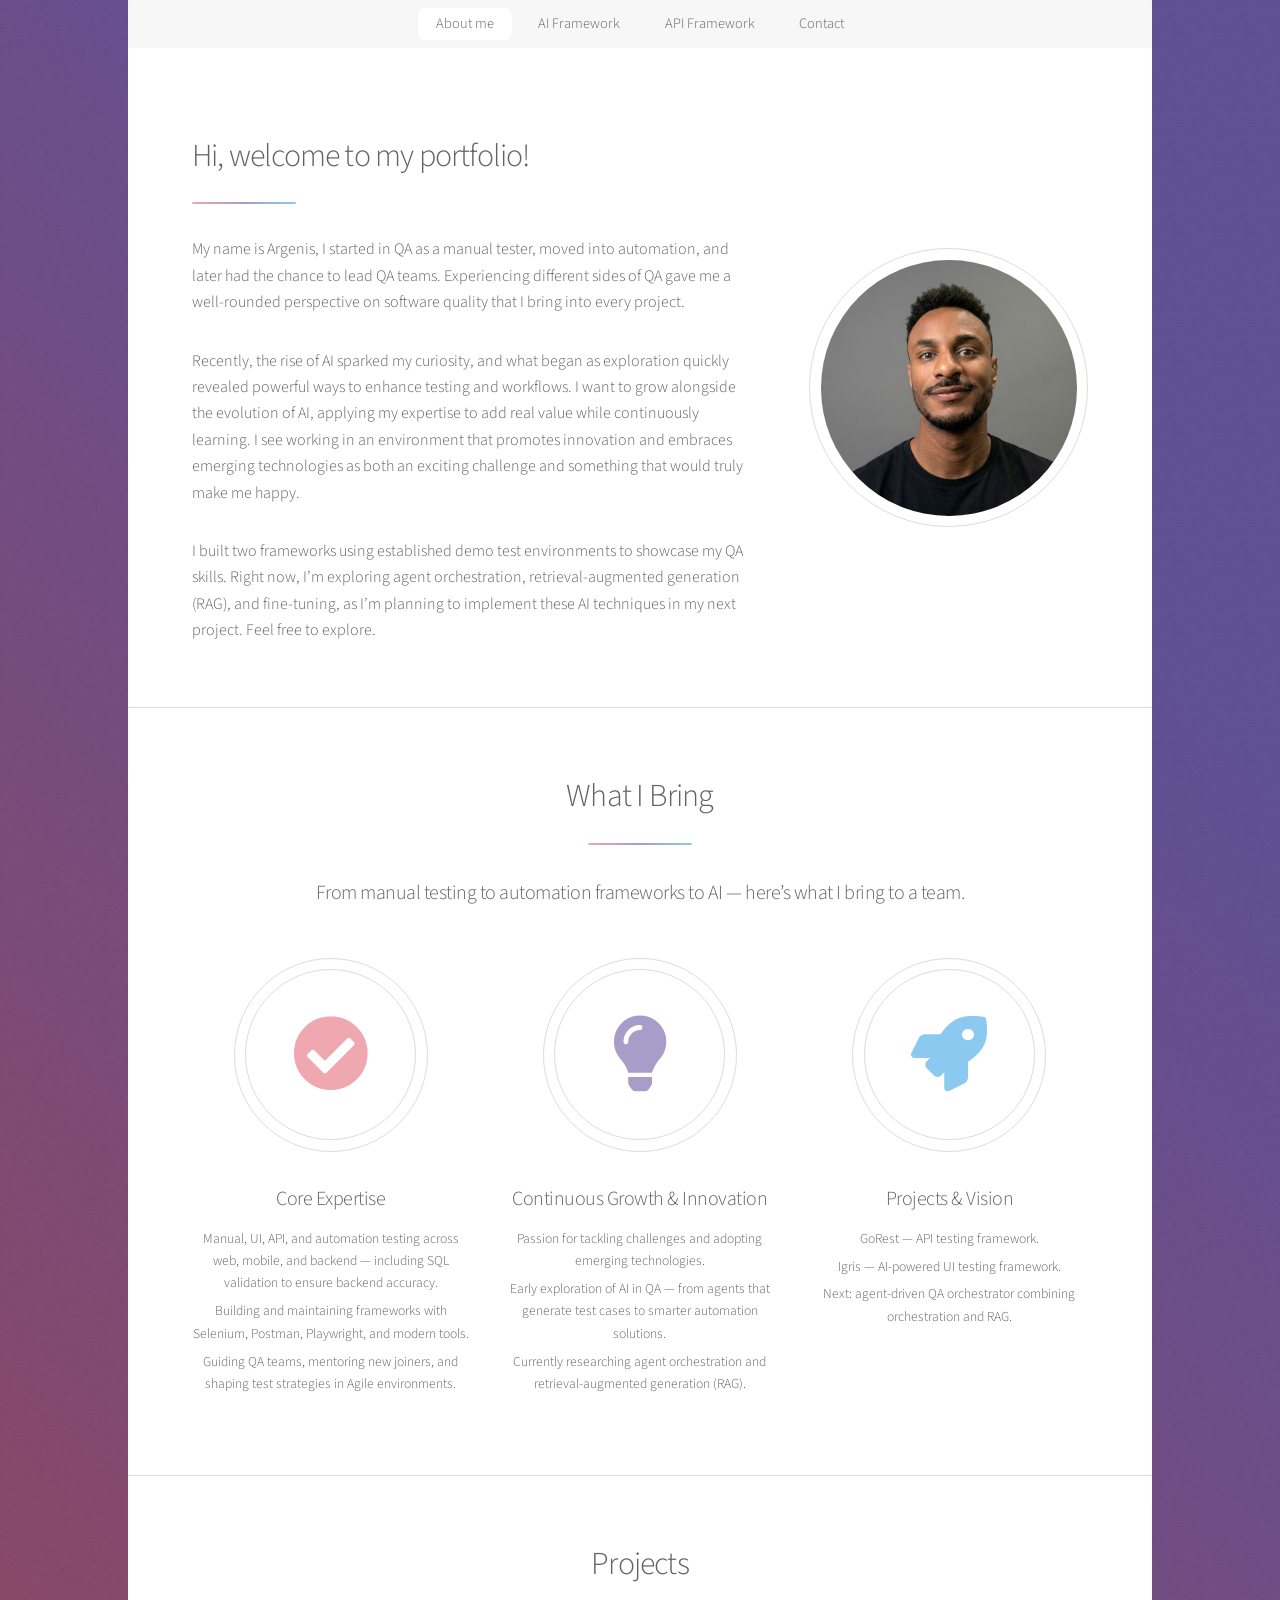
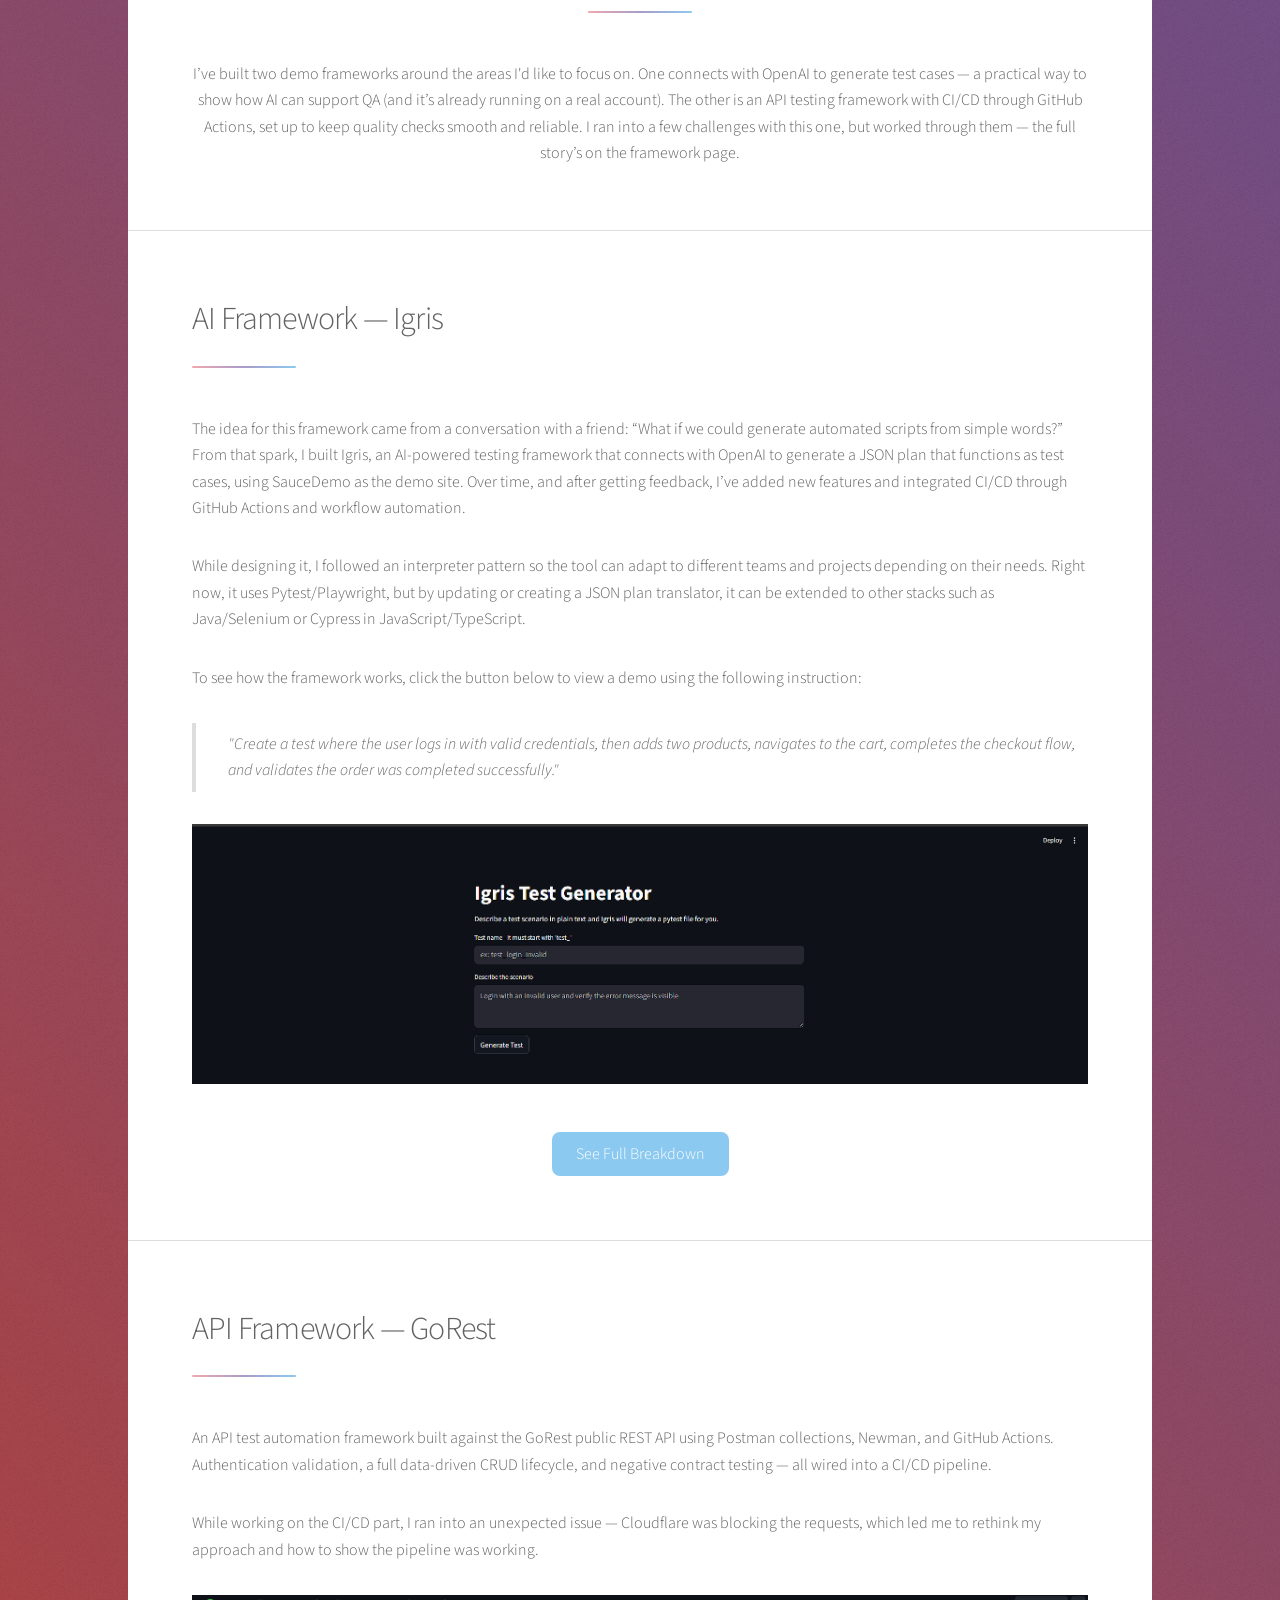
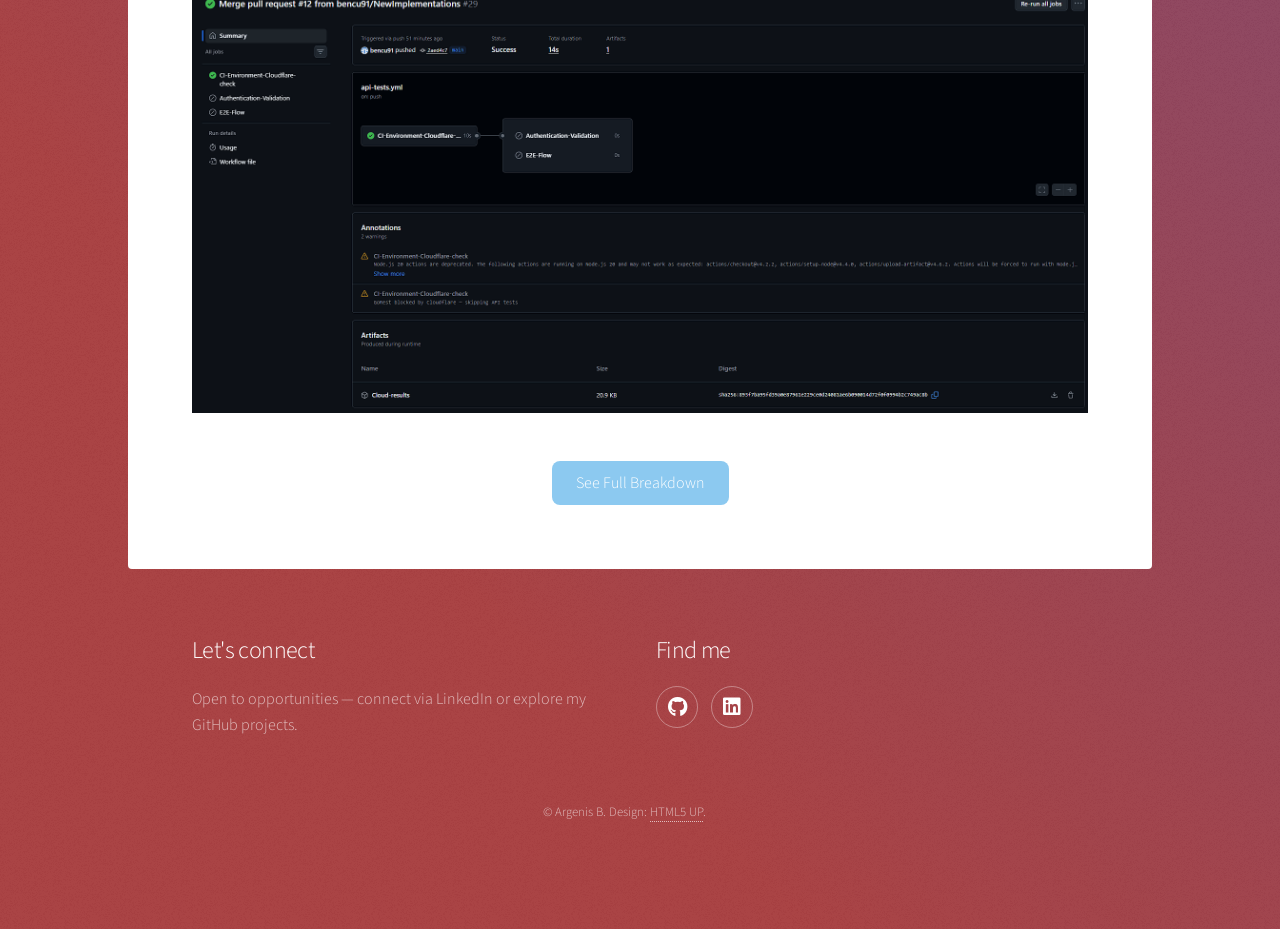
<file: index.html>
<!DOCTYPE HTML>
<!--
	Stellar by HTML5 UP
	html5up.net | @ajlkn
	Free for personal and commercial use under the CCA 3.0 license (html5up.net/license)
-->
<html>
	<head>
		<title>Argenis Portfolio</title>
		<meta charset="utf-8" />
		<meta name="viewport" content="width=device-width, initial-scale=1, user-scalable=no" />
		<link rel="stylesheet" href="assets/css/main.css" />
		<noscript><link rel="stylesheet" href="assets/css/noscript.css" /></noscript>
	</head>
	<body class="is-preload">

		<!-- Wrapper -->
			<div id="wrapper">

				<!-- Header -->
					<!-- <header id="header" class="alt">
						<span class="logo"><img src="images/logo.svg" alt="" /></span>
					</header> -->

				<!-- Nav -->
					<nav id="nav">
						<ul>
							<li><a href="#intro" class="active">About me</a></li>
							<li><a href="#ai-framework">AI Framework</a></li>
							<li><a href="#api-framework">API Framework</a></li>
							<li><a href="#footer">Contact</a></li>
						</ul>
					</nav>

				<!-- Main -->
					<div id="main">

						<!-- Introduction -->
							<section id="intro" class="main">
								<div class="spotlight">
									<div class="content">
										<header class="major">
											<h2>Hi, welcome to my portfolio!</h2>
										</header>
										<p>My name is Argenis, I started in QA as a manual tester, moved into automation, and later had the chance to lead QA teams. Experiencing different sides of QA gave me a well-rounded perspective on software quality that I bring into every project.</p>
										<p>Recently, the rise of AI sparked my curiosity, and what began as exploration quickly revealed powerful ways to enhance testing and workflows. I want to grow alongside the evolution of AI, applying my expertise to add real value while continuously learning. I see working in an environment that promotes innovation and embraces emerging technologies as both an exciting challenge and something that would truly make me happy.</p>
										<!-- <p>Recently, the rise of AI sparked my curiosity, and what began as exploration quickly revealed powerful ways to enhance testing and workflows.I want to grow alongside the evolution of AI, applying my expertise while continuously learning. Working in an environment that promotes innovation and embraces emerging technologies is what truly makes me happy.</p> -->
										<p>I built two frameworks using established demo test environments to showcase my QA skills. Right now, I’m exploring agent orchestration, retrieval‑augmented generation (RAG), and fine‑tuning, as I’m planning to implement these AI techniques in my next project. Feel free to explore.</p>
										<!--<ul class="actions">
											<li><a href="https://www.linkedin.com/in/argenis-bennett-976028137/" class="button">Check my LinkedIn</a></li>
										</ul> -->
									</div>
									<span class="image"><img src="images/pic01.jpg" alt="" /></span>
								</div>
							</section>

						<!-- Skills Section -->
							<section id="first" class="main special">
								<header class="major">
									<h2>What I Bring</h2>
									<p>From manual testing to automation frameworks to AI — here’s what I bring to a team.</p>
								</header>
								<ul class="features">
									<li>
										<span class="icon solid major style1 fa-check-circle"></span>
										<h3>Core Expertise</h3>
										<p style="font-size:0.85em; margin-bottom:0.4em;">Manual, UI, API, and automation testing across web, mobile, and backend — including SQL validation to ensure backend accuracy.</p>
										<p style="font-size:0.85em; margin-bottom:0.4em;">Building and maintaining frameworks with Selenium, Postman, Playwright, and modern tools.</p>
										<p style="font-size:0.85em; margin-bottom:0;">Guiding QA teams, mentoring new joiners, and shaping test strategies in Agile environments.</p>
									</li>
									<li>
										<span class="icon solid major style3 fa-lightbulb"></span>
										<h3>Continuous Growth &amp; Innovation</h3>
										<p style="font-size:0.85em; margin-bottom:0.4em;">Passion for tackling challenges and adopting emerging technologies.</p>
										<p style="font-size:0.85em; margin-bottom:0.4em;">Early exploration of AI in QA — from agents that generate test cases to smarter automation solutions.</p>
										<p style="font-size:0.85em; margin-bottom:0;">Currently researching agent orchestration and retrieval‑augmented generation (RAG).</p>
									</li>
									<li>
										<span class="icon solid major style5 fa-rocket"></span>
										<h3>Projects &amp; Vision</h3>
										<p style="font-size:0.85em; margin-bottom:0.4em;">GoRest — API testing framework.</p>
										<p style="font-size:0.85em; margin-bottom:0.4em;">Igris — AI-powered UI testing framework.</p>
										<p style="font-size:0.85em; margin-bottom:0;">Next: agent-driven QA orchestrator combining orchestration and RAG.</p>
									</li>
								</ul>
							</section>

						<!-- Projects Divider -->
						<section class="main special">
							<header class="major">
								<h2>Projects</h2>
							</header>
								<p>I’ve built two demo frameworks around the areas I'd like to focus on. One connects with OpenAI to generate test cases — a practical way to show how AI can support QA (and it’s already running on a real account). The other is an API testing framework with CI/CD through GitHub Actions, set up to keep quality checks smooth and reliable. I ran into a few challenges with this one, but worked through them — the full story’s on the framework page.</p>
							
						</section>

						<!-- Igris Demo Walkthrough -->
							<section id="ai-framework" class="main">
								<header class="major">
									<h2>AI Framework — Igris</h2>
								</header>
									<p>The idea for this framework came from a conversation with a friend: “What if we could generate automated scripts from simple words?” From that spark, I built Igris, an AI‑powered testing framework that connects with OpenAI to generate a JSON plan that functions as test cases, using SauceDemo as the demo site. Over time, and after getting feedback, I’ve added new features and integrated CI/CD through GitHub Actions and workflow automation.</p>
									<p>While designing it, I followed an interpreter pattern so the tool can adapt to different teams and projects depending on their needs. Right now, it uses Pytest/Playwright, but by updating or creating a JSON plan translator, it can be extended to other stacks such as Java/Selenium or Cypress in JavaScript/TypeScript.</p>
								
								<p>To see how the framework works, click the button below to view a demo using the following instruction:</p>
								<blockquote><em>&quot;Create a test where the user logs in with valid credentials, then adds two products, navigates to the cart, completes the checkout flow, and validates the order was completed successfully.&quot;</em></blockquote>

								<img src="images/AI_Igris/01_streamlit_ui.png" alt="Streamlit UI" style="width:100%; border-radius:0; border:none; display:block; margin-bottom: 2em;" />

								<footer class="major">
									<ul class="actions special">
										<li><a href="AI_Framework.html" class="button primary">See Full Breakdown</a></li>
										<!-- <li><a href="#" class="button">View on GitHub</a></li> -->
									</ul>
								</footer>
							</section>

						<!-- API Framework Section -->
							<section id="api-framework" class="main">
								<header class="major">
									<h2>API Framework — GoRest</h2>
								</header>
									<p>An API test automation framework built against the GoRest public REST API using Postman collections, Newman, and GitHub Actions. Authentication validation, a full data-driven CRUD lifecycle, and negative contract testing — all wired into a CI/CD pipeline.</p>
									<p>While working on the CI/CD part, I ran into an unexpected issue — Cloudflare was blocking the requests, which led me to rethink my approach and how to show the pipeline was working.</p>
								

								<img src="images/API_Framework/GitHub-Actions_Flows.png" alt="GitHub Actions Pipeline" style="width:100%; border-radius:0; border:none; display:block; margin-bottom: 2em;" />

								<footer class="major">
									<ul class="actions special">
										<li><a href="API_Framework.html" class="button primary">See Full Breakdown</a></li>
										<!-- <li><a href="https://github.com/bencu91/API_Demo_GoRest" class="button">View on GitHub</a></li> -->
									</ul>
								</footer>
							</section>

						<!-- Get Started 
							<section id="cta" class="main special">
								<header class="major">
									<h2>Congue imperdiet</h2>
									<p>Donec imperdiet consequat consequat. Suspendisse feugiat congue<br />
									posuere. Nulla massa urna, fermentum eget quam aliquet.</p>
								</header>
								<footer class="major">
									<ul class="actions special">
										<li><a href="generic.html" class="button primary">Get Started</a></li>
										<li><a href="generic.html" class="button">Learn More</a></li>
									</ul>
								</footer>
							</section>-->

					</div>

				<!-- Footer -->
					<footer id="footer">
						<section>
							<h2>Let's connect</h2>
							<p class="note">Open to opportunities — connect via LinkedIn or explore my GitHub projects.</p></section>
						<section>
							<h2>Find me</h2>
							<!-- <dl class="alt">
								<dt>Email</dt>
								<dd>Available on request</dd>
							</dl> -->
							<ul class="icons">
								<li><a href="https://github.com/bencu91" class="icon brands fa-github alt"><span class="label">GitHub</span></a></li>
								<li><a href="https://linkedin.com/in/argenis-bennett" class="icon brands fa-linkedin alt"><span class="label">LinkedIn</span></a></li>
							</ul>
						</section>
						<p class="copyright">&copy; Argenis B. Design: <a href="https://html5up.net">HTML5 UP</a>.</p>
					</footer>

			</div>

		<!-- Scripts -->
			<script src="assets/js/jquery.min.js"></script>
			<script src="assets/js/jquery.scrollex.min.js"></script>
			<script src="assets/js/jquery.scrolly.min.js"></script>
			<script src="assets/js/browser.min.js"></script>
			<script src="assets/js/breakpoints.min.js"></script>
			<script src="assets/js/util.js"></script>
			<script src="assets/js/main.js"></script>
			<script src="assets/js/lightbox.js"></script>

	</body>
</html>
</file>
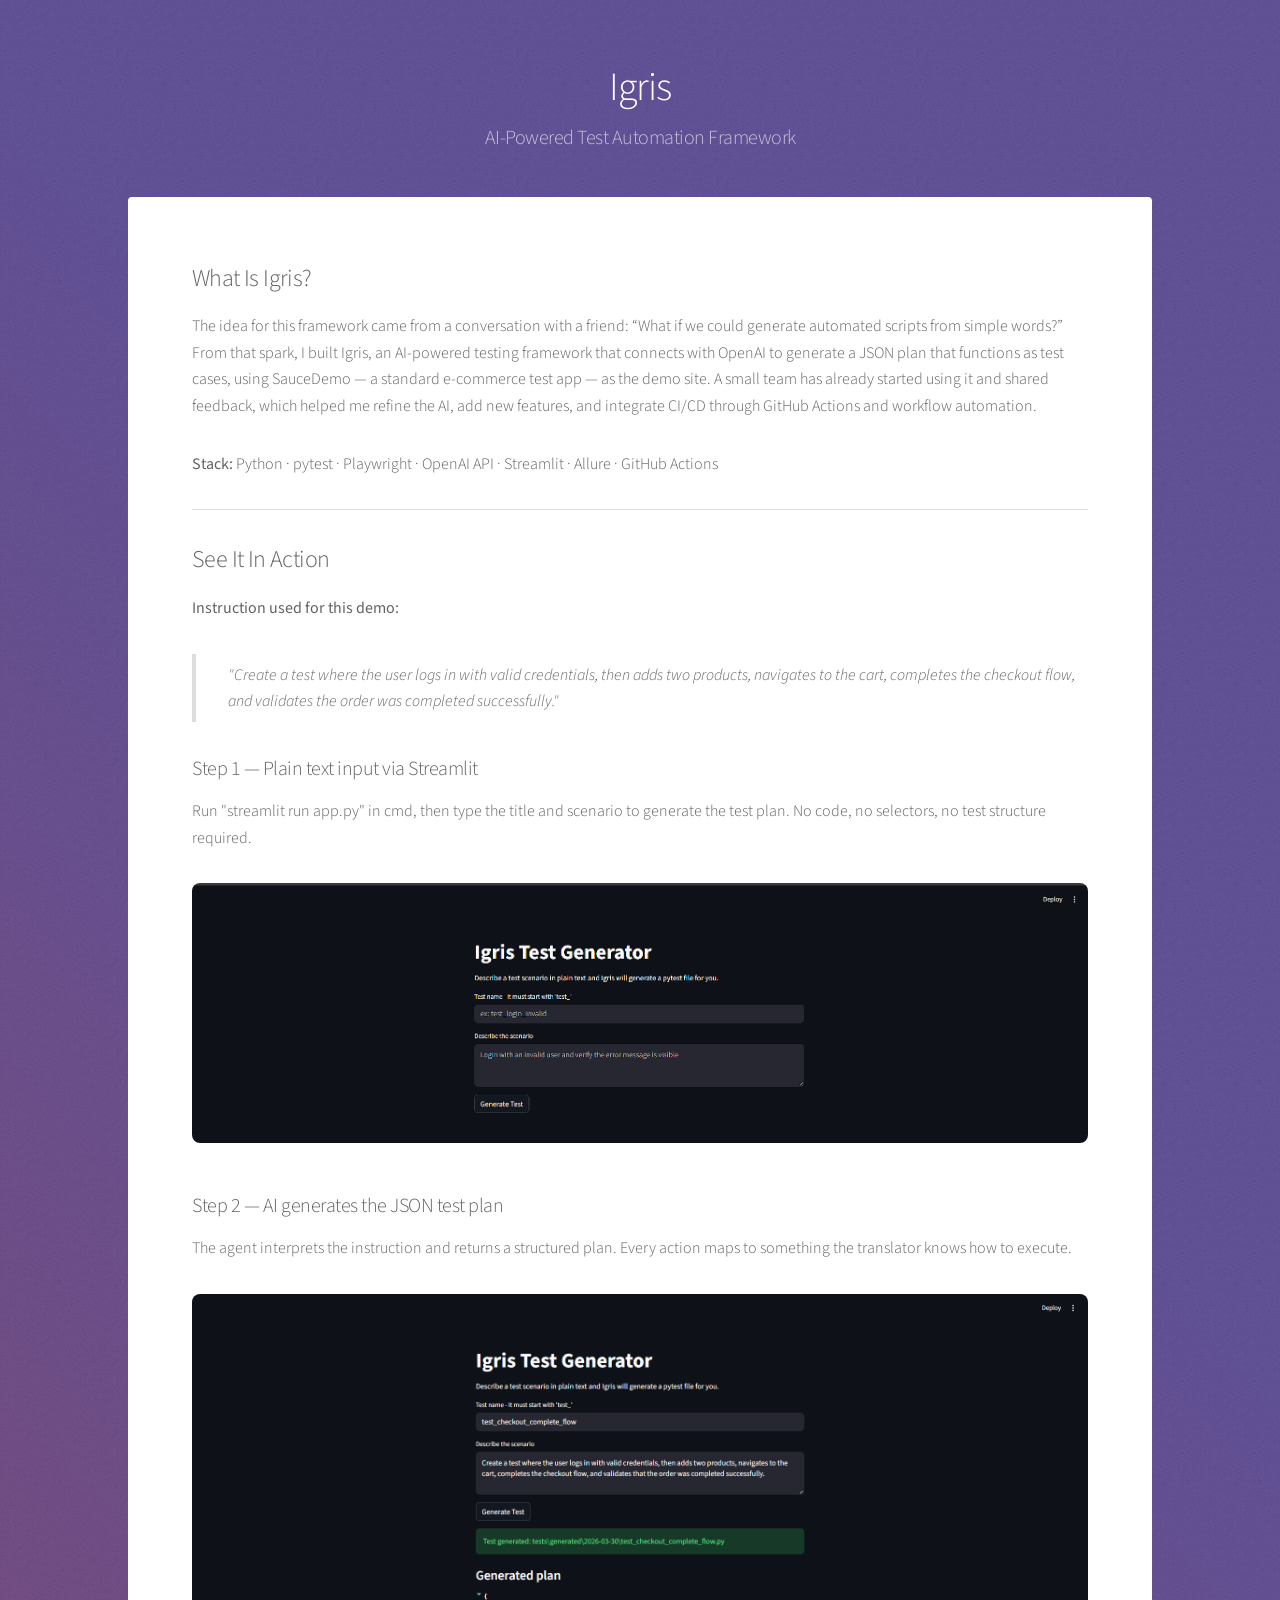
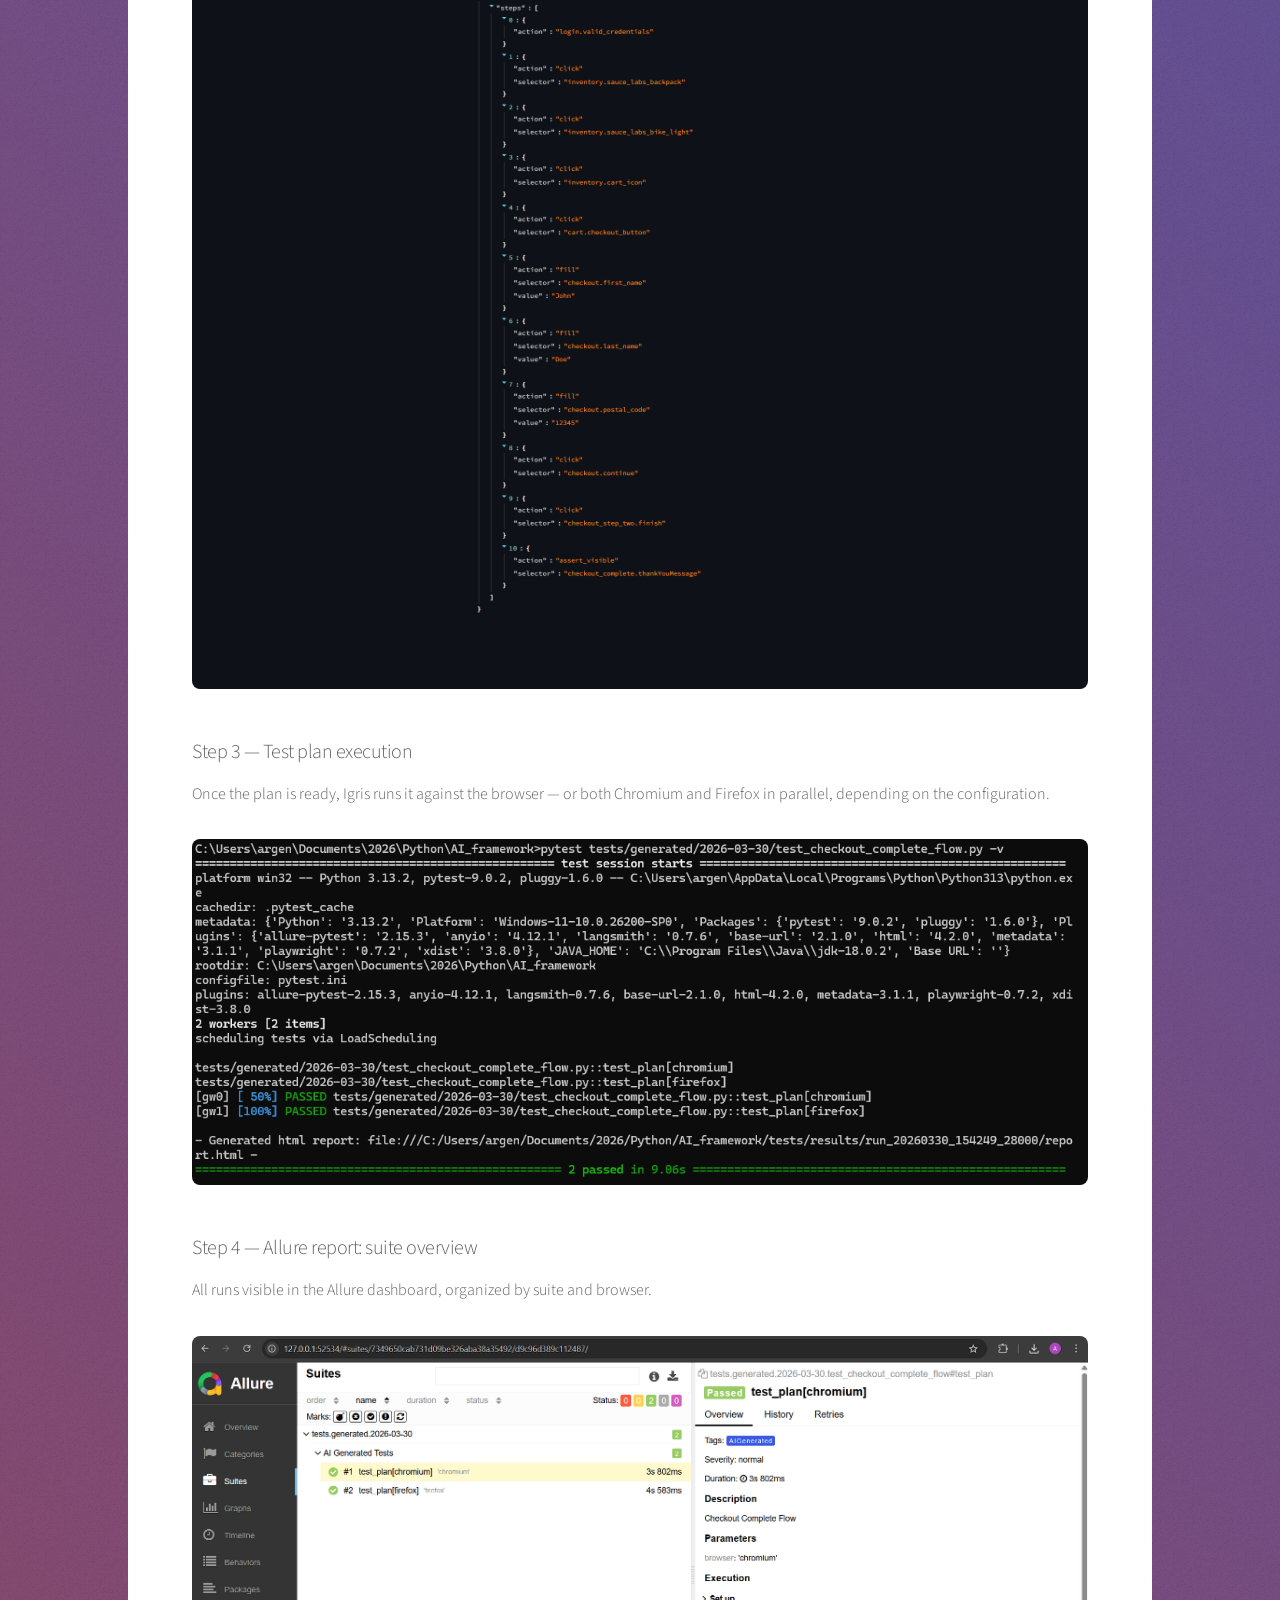
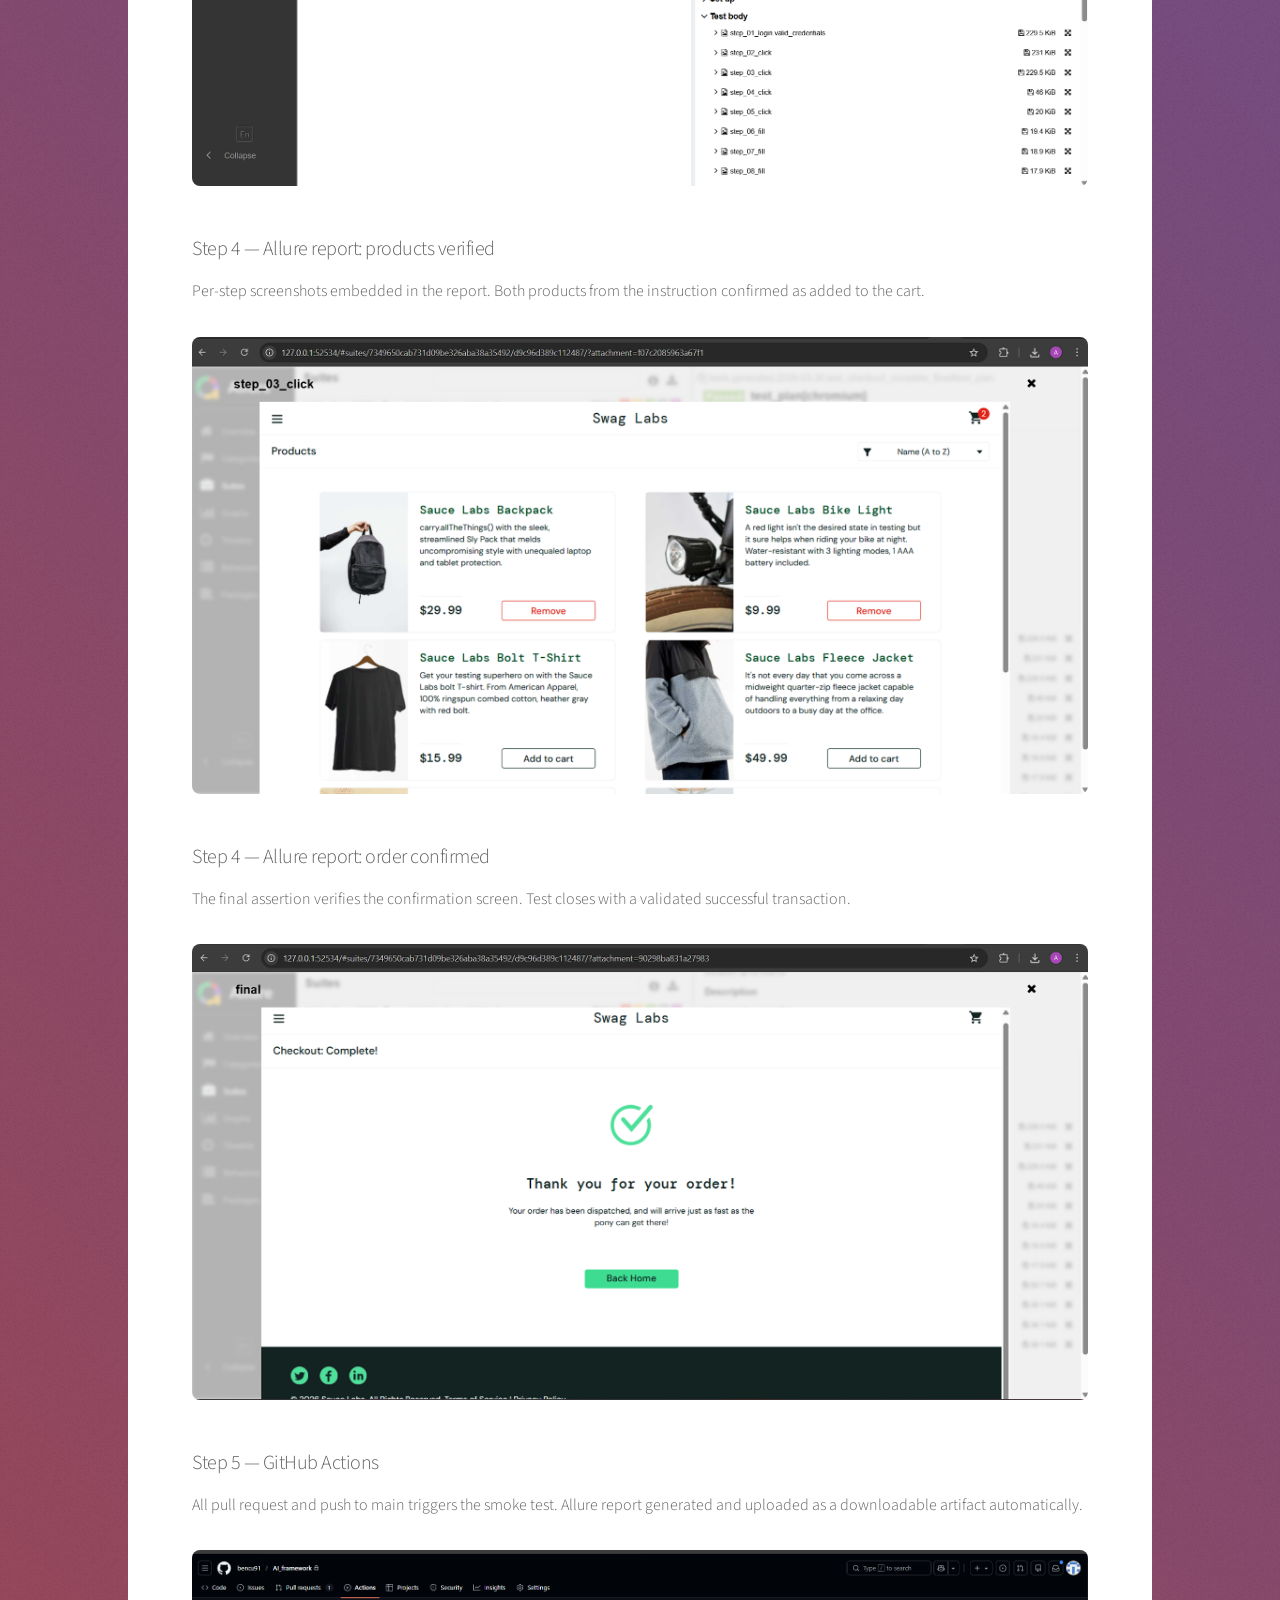
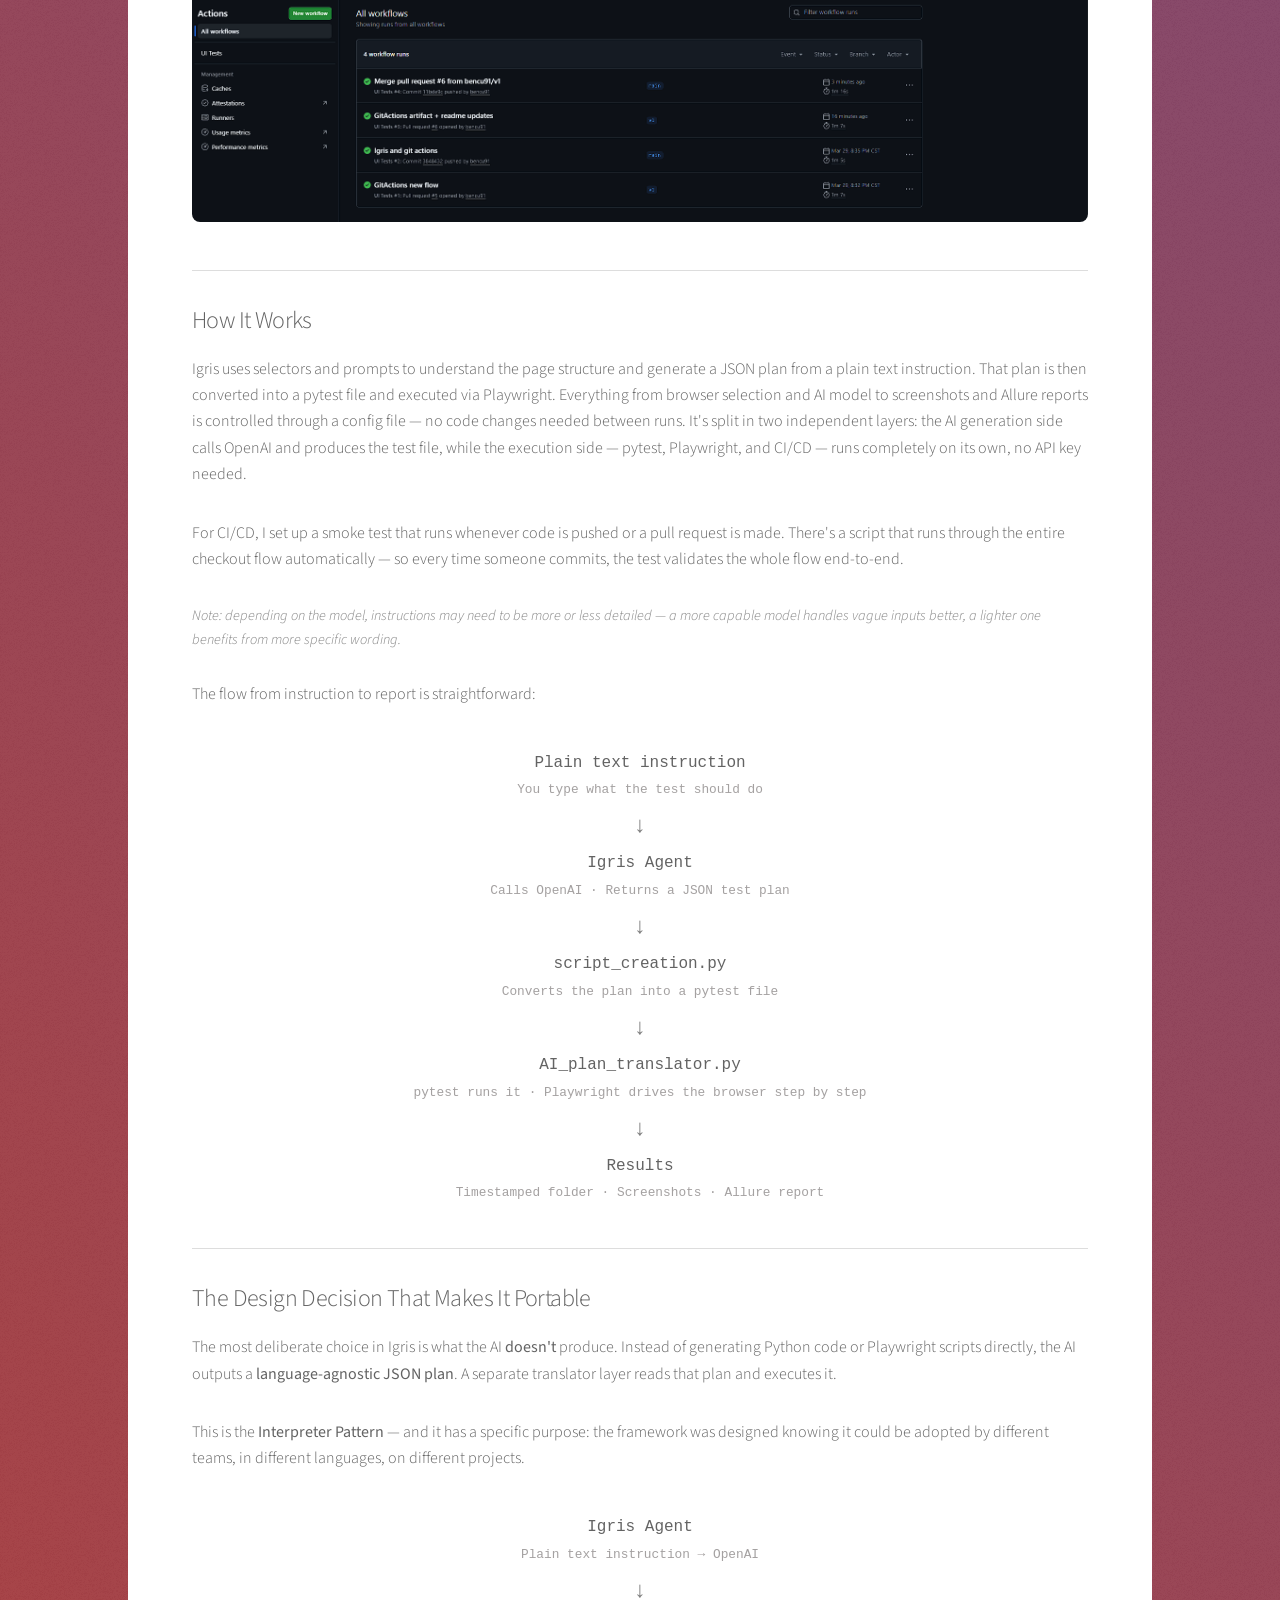
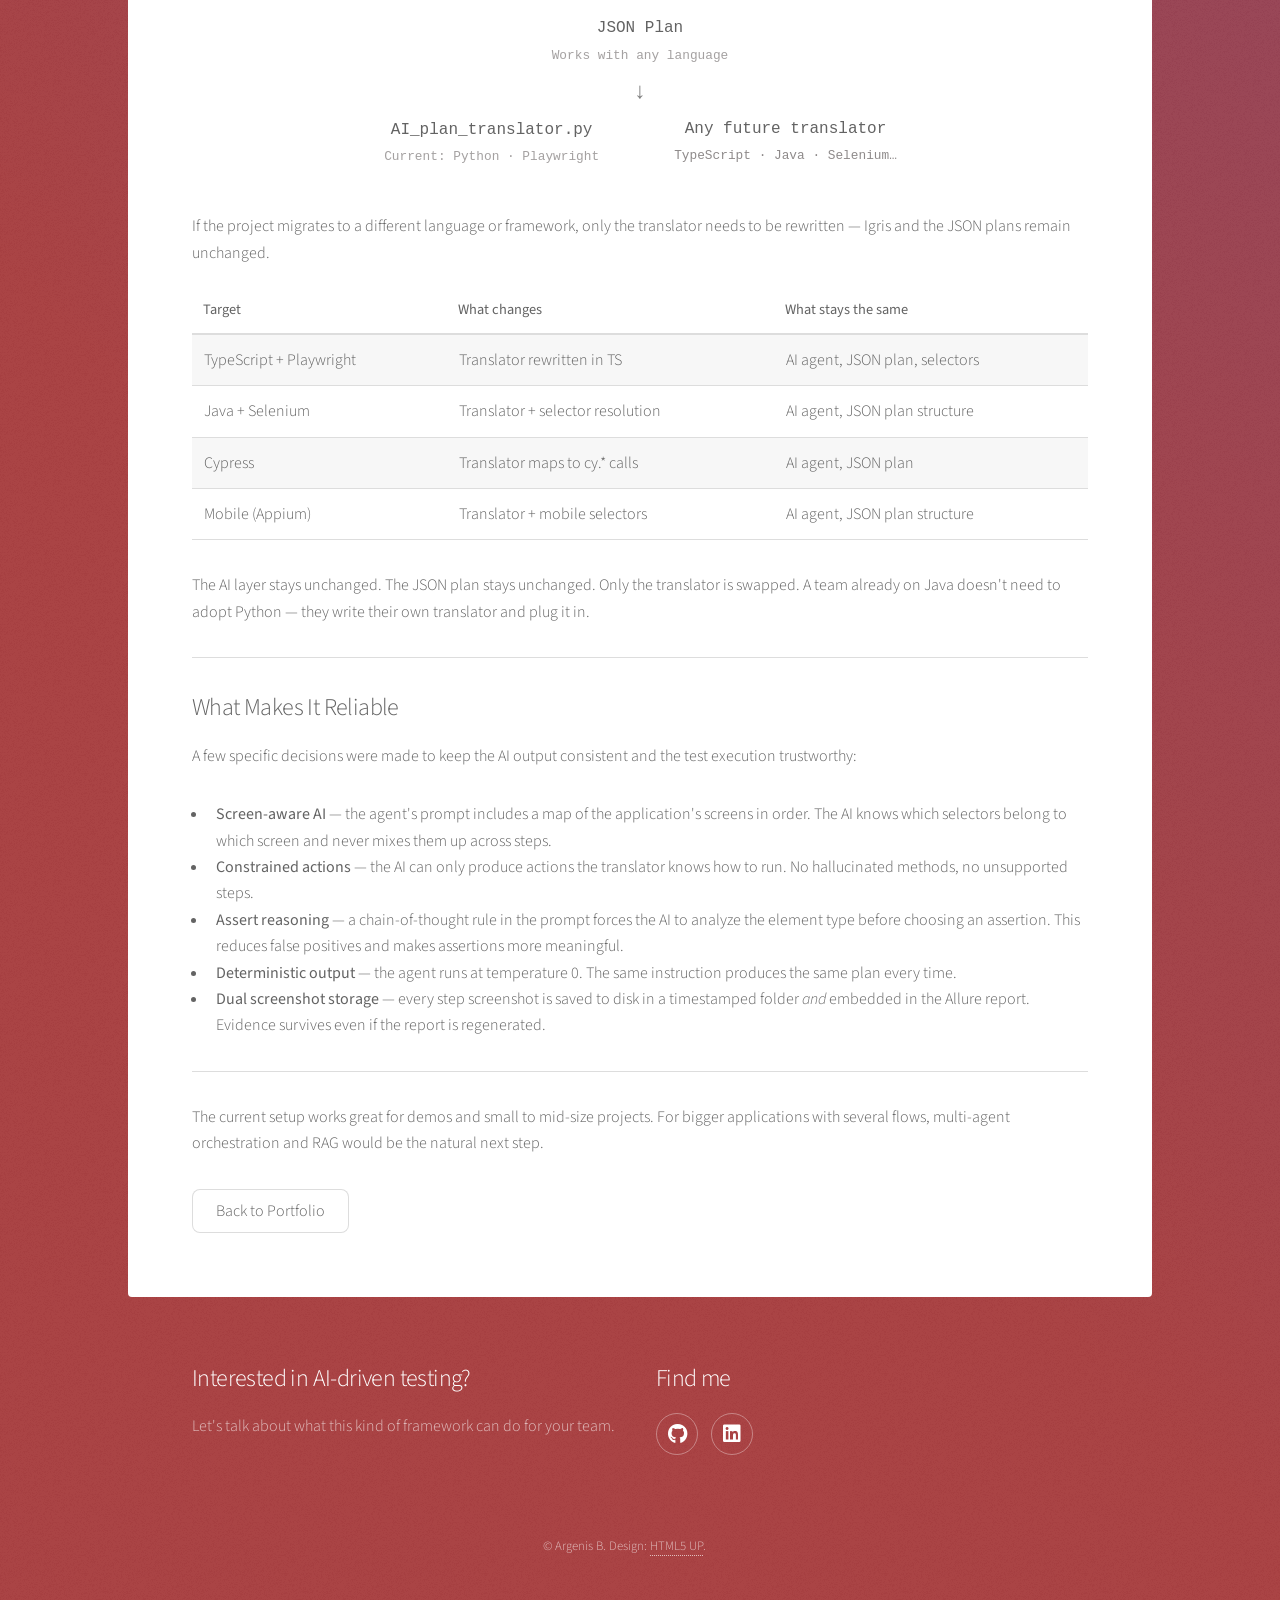
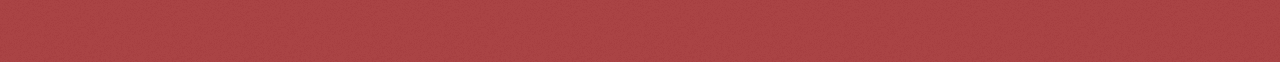
<file: AI_Framework.html>
<!DOCTYPE HTML>
<!--
	Stellar by HTML5 UP
	html5up.net | @ajlkn
	Free for personal and commercial use under the CCA 3.0 license (html5up.net/license)
-->
<html>
	<head>
		<title>Igris - AI-Powered Test Automation Framework</title>
		<meta charset="utf-8" />
		<meta name="viewport" content="width=device-width, initial-scale=1, user-scalable=no" />
		<link rel="stylesheet" href="assets/css/main.css" />
		<noscript><link rel="stylesheet" href="assets/css/noscript.css" /></noscript>
	</head>
	<body class="is-preload">

		<!-- Wrapper -->
		<div id="wrapper">

			<!-- Header -->
			<header id="header">
				<h1>Igris</h1>
				<p>AI-Powered Test Automation Framework</p>
			</header>

			<!-- Main -->
			<div id="main">

				<!-- Content -->
				<section id="content" class="main">
					
					<h2>What Is Igris?</h2>
					<p>The idea for this framework came from a conversation with a friend: “What if we could generate automated scripts from simple words?” From that spark, I built Igris, an AI‑powered testing framework that connects with OpenAI to generate a JSON plan that functions as test cases, using SauceDemo — a standard e-commerce test app — as the demo site. A small team has already started using it and shared feedback, which helped me refine the AI, add new features, and integrate CI/CD through GitHub Actions and workflow automation.</p>
					<p><strong>Stack:</strong> Python · pytest · Playwright · OpenAI API · Streamlit · Allure · GitHub Actions</p>

					<hr />

					<h2>See It In Action</h2>
					<p><strong>Instruction used for this demo:</strong></p>
					<blockquote><em>"Create a test where the user logs in with valid credentials, then adds two products, navigates to the cart, completes the checkout flow, and validates the order was completed successfully."</em></blockquote>

					<h3>Step 1 — Plain text input via Streamlit</h3>
					<p>Run "streamlit run app.py" in cmd, then type the title and scenario to generate the test plan. No code, no selectors, no test structure required.</p>
					<span class="image main"><img src="https://bencu91.github.io/portfolio/images/AI_Igris/01_streamlit_ui.png" alt="" /></span>

					<h3>Step 2 — AI generates the JSON test plan</h3>
					<p>The agent interprets the instruction and returns a structured plan. Every action maps to something the translator knows how to execute.</p>
					<span class="image main"><img src="https://bencu91.github.io/portfolio/images/AI_Igris/02_generated_plan.png" alt="" /></span>

					<h3>Step 3 — Test plan execution</h3>
					<p>Once the plan is ready, Igris runs it against the browser — or both Chromium and Firefox in parallel, depending on the configuration.</p>
					<span class="image main"><img src="https://bencu91.github.io/portfolio/images/AI_Igris/03_console_parallel_execution.png" alt="" /></span>

					<h3>Step 4 — Allure report: suite overview</h3>
					<p>All runs visible in the Allure dashboard, organized by suite and browser.</p>
					<span class="image main"><img src="https://bencu91.github.io/portfolio/images/AI_Igris/04A_Allure_report_1.png" alt="" /></span>

					<h3>Step 4 — Allure report: products verified</h3>
					<p>Per-step screenshots embedded in the report. Both products from the instruction confirmed as added to the cart.</p>
					<span class="image main"><img src="https://bencu91.github.io/portfolio/images/AI_Igris/04_Allure_image_report_.png" alt="" /></span>

					<h3>Step 4 — Allure report: order confirmed</h3>
					<p>The final assertion verifies the confirmation screen. Test closes with a validated successful transaction.</p>
					<span class="image main"><img src="https://bencu91.github.io/portfolio/images/AI_Igris/04B_Allure_Final.png" alt="" /></span>

					<h3>Step 5 — GitHub Actions</h3>
					<p>All pull request and push to main triggers the smoke test. Allure report generated and uploaded as a downloadable artifact automatically.</p>
					<span class="image main"><img src="https://bencu91.github.io/portfolio/images/AI_Igris/05_ci_passing.png" alt="" /></span>

					<hr />

					<h2>How It Works</h2>
					
					<p>Igris uses selectors and prompts to understand the page structure and generate a JSON plan from a plain text instruction. That plan is then converted into a pytest file and executed via Playwright. Everything from browser selection and AI model to screenshots and Allure reports is controlled through a config file — no code changes needed between runs. It's split in two independent layers: the AI generation side calls OpenAI and produces the test file, while the execution side — pytest, Playwright, and CI/CD — runs completely on its own, no API key needed.</p>
					<p>For CI/CD, I set up a smoke test that runs whenever code is pushed or a pull request is made. There's a script that runs through the entire checkout flow automatically — so every time someone commits, the test validates the whole flow end-to-end.</p>
					<p style="font-size:0.9em; opacity:0.8;"><em>Note: depending on the model, instructions may need to be more or less detailed — a more capable model handles vague inputs better, a lighter one benefits from more specific wording.</em></p>
					<p>The flow from instruction to report is straightforward:</p>

					<div style="display:flex; flex-direction:column; align-items:center; gap:0; margin: 2em 0; font-family: monospace;">
						<div style="background:rgba(255,255,255,0.1); border:1px solid rgba(255,255,255,0.3); border-radius:6px; padding:0.6em 2em; color:#524b4ba6; text-align:center;">
							<strong>Plain text instruction</strong><br>
							<span style="font-size:0.8em; opacity:0.8;">You type what the test should do</span>
						</div>
						<div style="color:rgba(0,0,0,0.5); font-size:1.4em; line-height:1.2;">↓</div>
						<div style="background:rgba(255,255,255,0.1); border:1px solid rgba(255,255,255,0.3); border-radius:6px; padding:0.6em 2em; color:#524b4ba6; text-align:center;">
							<strong>Igris Agent</strong><br>
							<span style="font-size:0.8em; opacity:0.8;">Calls OpenAI · Returns a JSON test plan</span>
						</div>
						<div style="color:rgba(0,0,0,0.5); font-size:1.4em; line-height:1.2;">↓</div>
						<div style="background:rgba(255,255,255,0.1); border:1px solid rgba(255,255,255,0.3); border-radius:6px; padding:0.6em 2em; color:#524b4ba6; text-align:center;">
							<strong>script_creation.py</strong><br>
							<span style="font-size:0.8em; opacity:0.8;">Converts the plan into a pytest file</span>
						</div>
						<div style="color:rgba(0,0,0,0.5); font-size:1.4em; line-height:1.2;">↓</div>
						<div style="background:rgba(255,255,255,0.1); border:1px solid rgba(255,255,255,0.3); border-radius:6px; padding:0.6em 2em; color:#524b4ba6; text-align:center;">
							<strong>AI_plan_translator.py</strong><br>
							<span style="font-size:0.8em; opacity:0.8;">pytest runs it · Playwright drives the browser step by step</span>
						</div>
						<div style="color:rgba(0,0,0,0.5); font-size:1.4em; line-height:1.2;">↓</div>
						<div style="background:rgba(255,255,255,0.1); border:1px solid rgba(255,255,255,0.3); border-radius:6px; padding:0.6em 2em; color:#524b4ba6; text-align:center;">
							<strong>Results</strong><br>
							<span style="font-size:0.8em; opacity:0.8;">Timestamped folder · Screenshots · Allure report</span>
						</div>
					</div>
					
					<hr />

					<h2>The Design Decision That Makes It Portable</h2>
					<p>The most deliberate choice in Igris is what the AI <strong>doesn't</strong> produce. Instead of generating Python code or Playwright scripts directly, the AI outputs a <strong>language-agnostic JSON plan</strong>. A separate translator layer reads that plan and executes it.</p>

					<p>This is the <strong>Interpreter Pattern</strong> — and it has a specific purpose: the framework was designed knowing it could be adopted by different teams, in different languages, on different projects.</p>

<div style="display:flex; flex-direction:column; align-items:center; gap:0; margin: 2em 0; font-family: monospace;">
	<!-- Igris -->
	<div style="background:rgba(255,255,255,0.1); border:1px solid rgba(255,255,255,0.3); border-radius:6px; padding:0.6em 2em; color:#524b4ba6; text-align:center;">
		<strong>Igris Agent</strong><br>
		<span style="font-size:0.8em; opacity:0.8;">Plain text instruction → OpenAI</span>
	</div>
	<!-- Arrow down -->
	<div style="color:rgba(0, 0, 0, .5); font-size:1.4em; line-height:1.2;">↓</div>
	<!-- JSON Plan -->
	<div style="background:rgba(255,255,255,0.15); border:1px solid rgba(255,255,255,0.4); border-radius:6px; padding:0.6em 2em; color:#524b4ba6; text-align:center;">
		<strong>JSON Plan</strong><br>
		<span style="font-size:0.8em; opacity:0.8;">Works with any language </span>
	</div>
	<!-- Arrow down -->
	<div style="color:rgba(0, 0, 0, 0.5); font-size:1.4em; line-height:1.2;">↓</div>
	<!-- Translators -->
	<div style="display:flex; gap:1.5em; justify-content:center; flex-wrap:wrap;">
		<div style="background:rgba(255,255,255,0.1); border:2px solid rgba(255,255,255,0.5); border-radius:6px; padding:0.6em 1.5em; color:#524b4ba6; text-align:center;">
			<strong>AI_plan_translator.py</strong><br>
			<span style="font-size:0.8em; opacity:0.8;">Current: Python · Playwright</span>
		</div>
		<div style="background:rgba(255,255,255,0.05); border:1px dashed rgba(255,255,255,0.3); border-radius:6px; padding:0.6em 1.5em; color:#524b4ba6;text-align:center;">
			<strong>Any future translator</strong><br>
			<span style="font-size:0.8em;">TypeScript · Java · Selenium…</span>
		</div>
	</div>
</div>

					<p>If the project migrates to a different language or framework, only the translator needs to be rewritten — Igris and the JSON plans remain unchanged.</p>

					<div class="table-wrapper">
						<table>
							<thead>
								<tr>
									<th>Target</th>
									<th>What changes</th>
									<th>What stays the same</th>
								</tr>
							</thead>
							<tbody>
								<tr>
									<td>TypeScript + Playwright</td>
									<td>Translator rewritten in TS</td>
									<td>AI agent, JSON plan, selectors</td>
								</tr>
								<tr>
									<td>Java + Selenium</td>
									<td>Translator + selector resolution</td>
									<td>AI agent, JSON plan structure</td>
								</tr>
								<tr>
									<td>Cypress</td>
									<td>Translator maps to cy.* calls</td>
									<td>AI agent, JSON plan</td>
								</tr>
								<tr>
									<td>Mobile (Appium)</td>
									<td>Translator + mobile selectors</td>
									<td>AI agent, JSON plan structure</td>
								</tr>
							</tbody>
						</table>
					</div>

					<p>The AI layer stays unchanged. The JSON plan stays unchanged. Only the translator is swapped. A team already on Java doesn't need to adopt Python — they write their own translator and plug it in.</p>

					<hr />

					<h2>What Makes It Reliable</h2>
					<p>A few specific decisions were made to keep the AI output consistent and the test execution trustworthy:</p>

					<ul>
						<li><strong>Screen-aware AI</strong> — the agent's prompt includes a map of the application's screens in order. The AI knows which selectors belong to which screen and never mixes them up across steps.</li>
						<li><strong>Constrained actions</strong> — the AI can only produce actions the translator knows how to run. No hallucinated methods, no unsupported steps.</li>
						<li><strong>Assert reasoning</strong> — a chain-of-thought rule in the prompt forces the AI to analyze the element type before choosing an assertion. This reduces false positives and makes assertions more meaningful.</li>
						<li><strong>Deterministic output</strong> — the agent runs at temperature 0. The same instruction produces the same plan every time.</li>
						<li><strong>Dual screenshot storage</strong> — every step screenshot is saved to disk in a timestamped folder <em>and</em> embedded in the Allure report. Evidence survives even if the report is regenerated.</li>
					</ul>
					<hr />

					<p>The current setup works great for demos and small to mid-size projects. For bigger applications with several flows, multi-agent orchestration and RAG would be the natural next step.</p>

					<ul class="actions">
						<!-- <li><a href="https://github.com/bencu91/AI_framework" class="button">View on GitHub</a></li> -->
						<li><a href="index.html" class="button">Back to Portfolio</a></li>
					</ul>

				</section>

			</div>

			<!-- Footer -->
			<footer id="footer">
				<section>
					<h2>Interested in AI-driven testing?</h2>
					<p>Let's talk about what this kind of framework can do for your team.</p>
					<ul class="actions">
						<!-- <li><a href="index.html" class="button">Back to Portfolio</a></li> -->
					</ul>
				</section>
				<section>
					<h2>Find me</h2>
					<ul class="icons">
						<li><a href="https://github.com/bencu91" class="icon brands fa-github alt"><span class="label">GitHub</span></a></li>
						<li><a href="https://linkedin.com/in/argenis-bennett" class="icon brands fa-linkedin alt"><span class="label">LinkedIn</span></a></li>
					</ul>
				</section>
				<p class="copyright">&copy; Argenis B. Design: <a href="https://html5up.net">HTML5 UP</a>.</p>
			</footer>

		</div>

		<!-- Scripts -->
		<script src="https://bencu91.github.io/portfolio/assets/js/jquery.min.js"></script>
		<script src="https://bencu91.github.io/portfolio/assets/js/jquery.scrollex.min.js"></script>
		<script src="https://bencu91.github.io/portfolio/assets/js/jquery.scrolly.min.js"></script>
		<script src="https://bencu91.github.io/portfolio/assets/js/browser.min.js"></script>
		<script src="https://bencu91.github.io/portfolio/assets/js/breakpoints.min.js"></script>
		<script src="https://bencu91.github.io/portfolio/assets/js/util.js"></script>
		<script src="https://bencu91.github.io/portfolio/assets/js/main.js"></script>
		<script src="assets/js/lightbox.js"></script>

	</body>
</html>
</file>
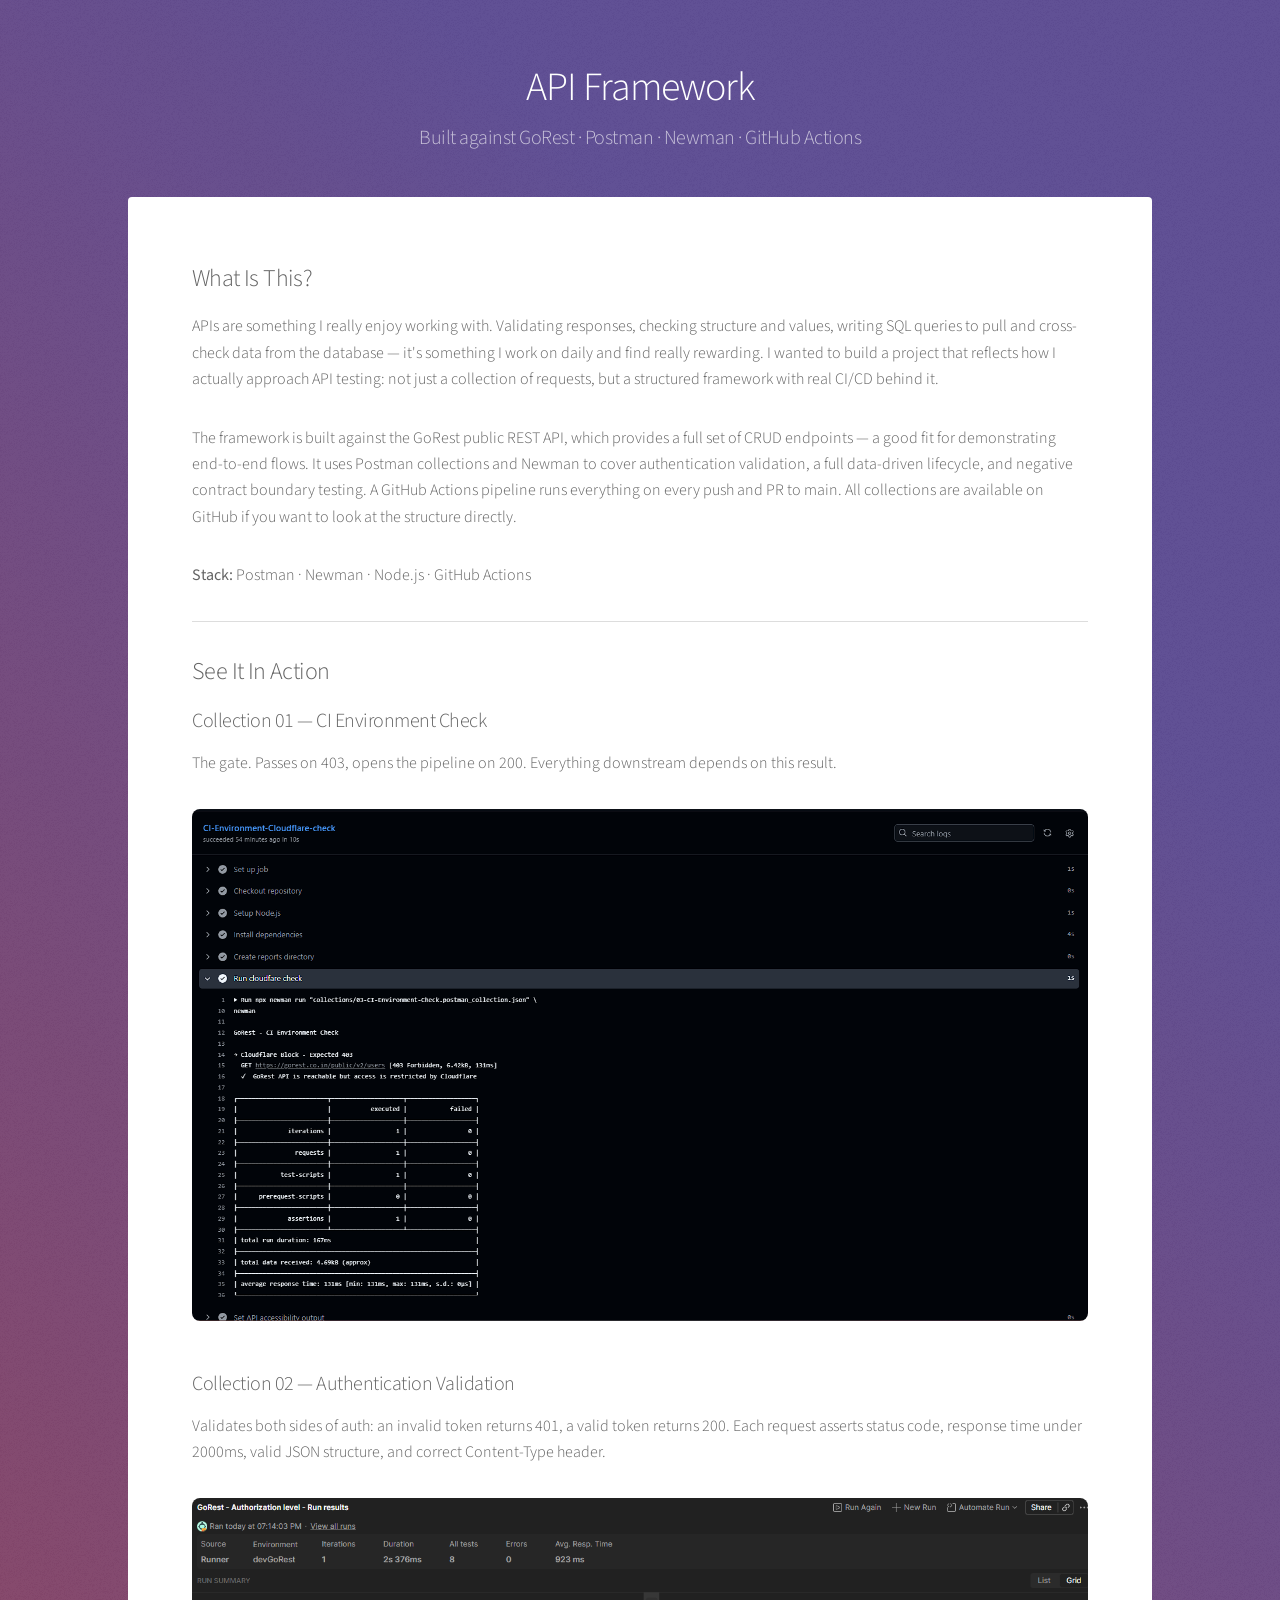
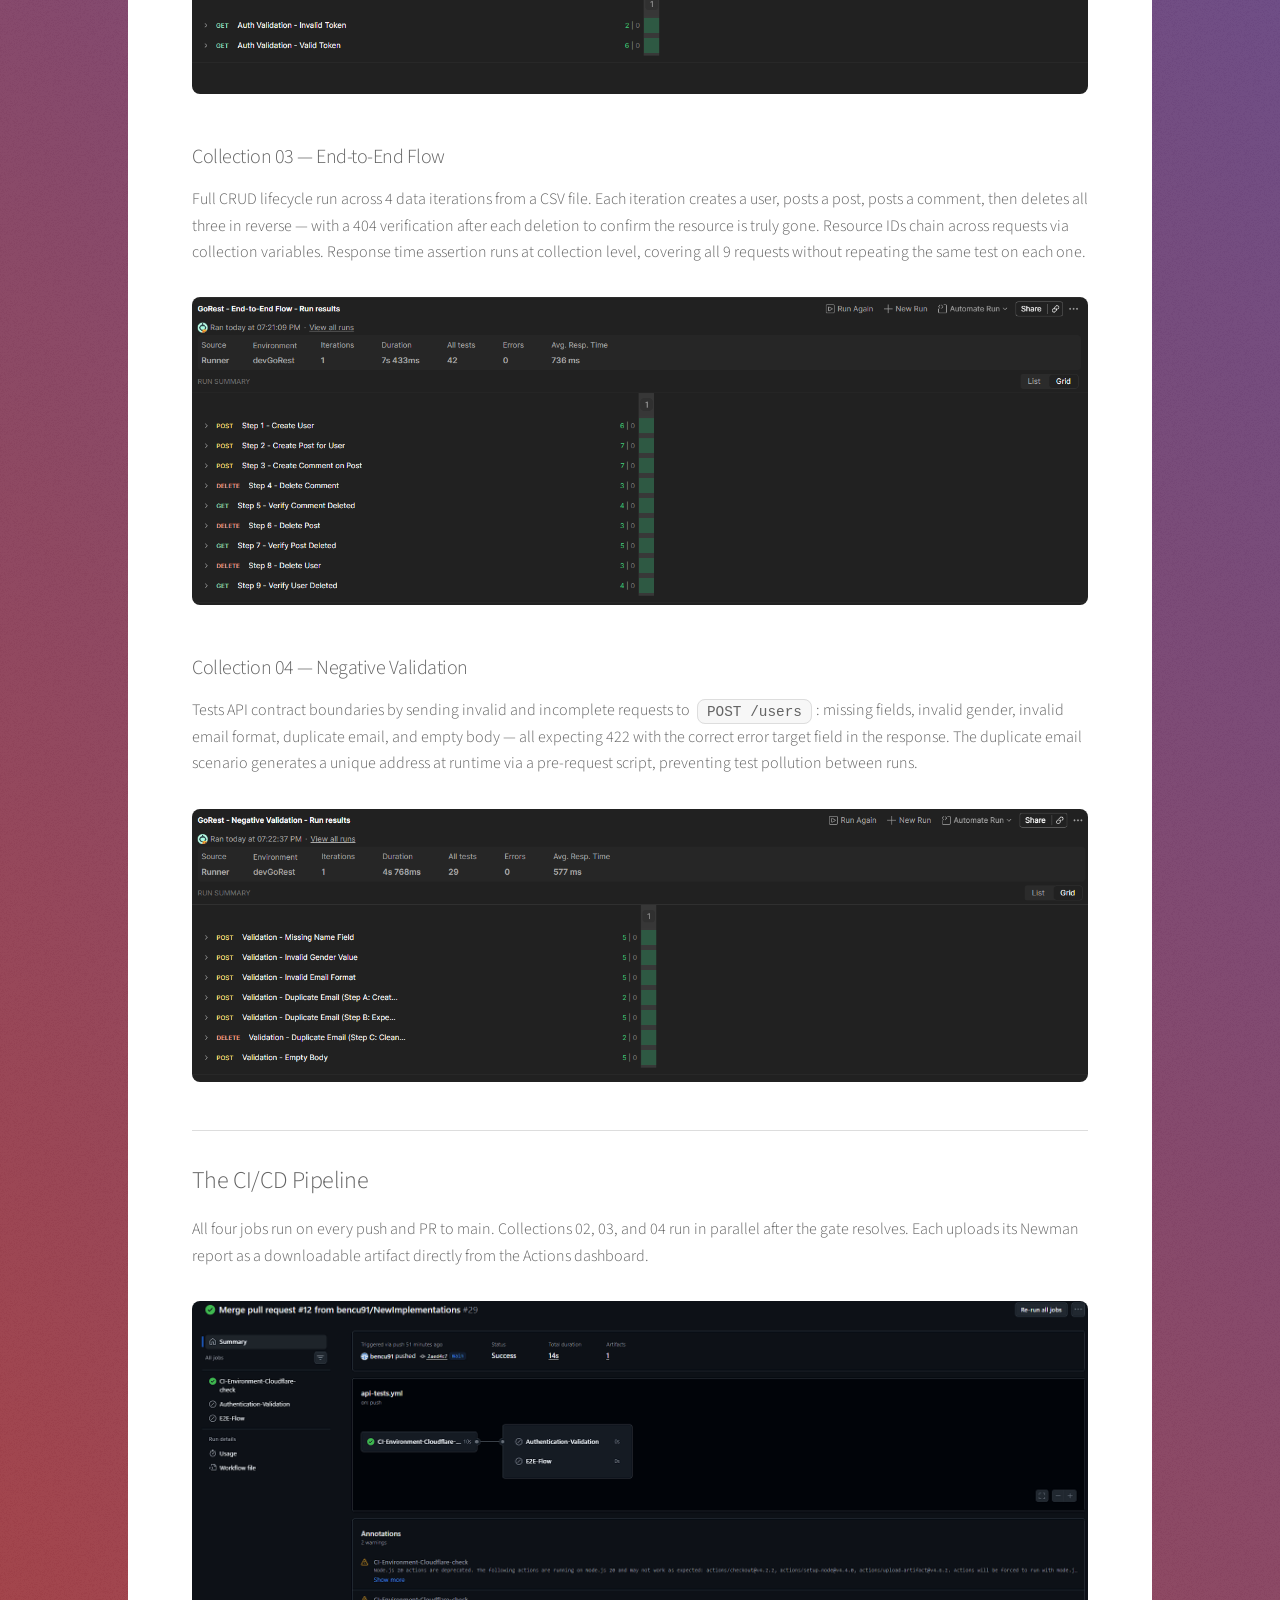
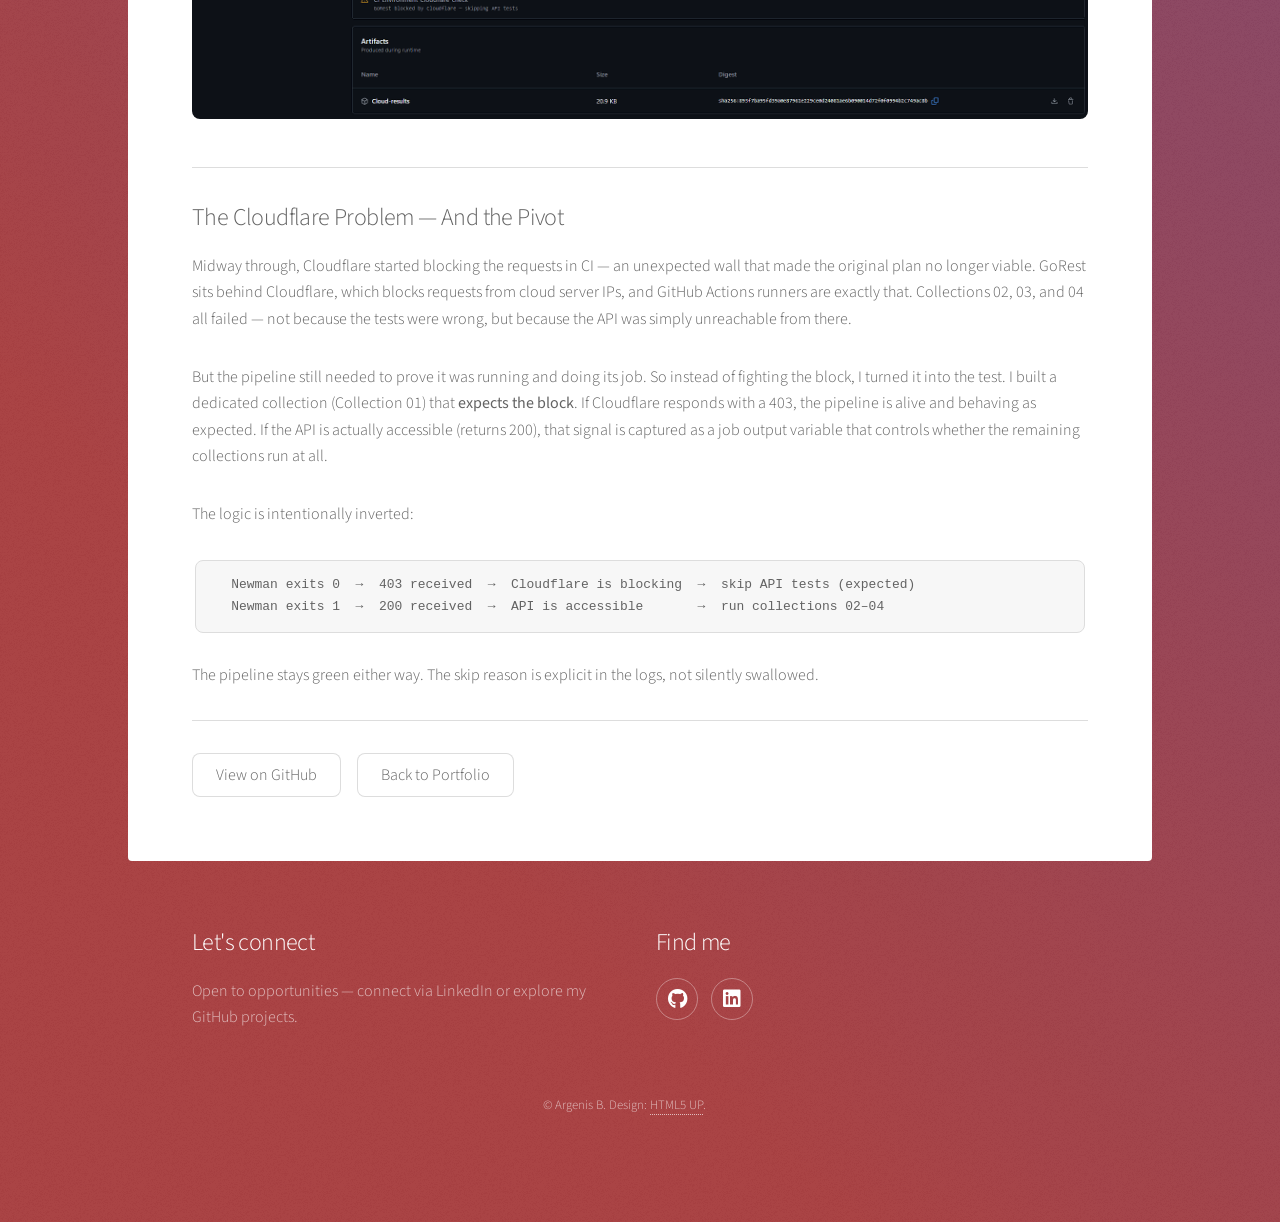
<file: API_Framework.html>
<!DOCTYPE HTML>
<!--
	Stellar by HTML5 UP
	html5up.net | @ajlkn
	Free for personal and commercial use under the CCA 3.0 license (html5up.net/license)
-->
<html>
	<head>
		<title>API Framework — Built against GoRest</title>
		<meta charset="utf-8" />
		<meta name="viewport" content="width=device-width, initial-scale=1, user-scalable=no" />
		<link rel="stylesheet" href="assets/css/main.css" />
		<noscript><link rel="stylesheet" href="assets/css/noscript.css" /></noscript>
	</head>
	<body class="is-preload">

		<!-- Wrapper -->
		<div id="wrapper">

			<!-- Header -->
			<header id="header">
				<h1>API Framework</h1>
				<p>Built against GoRest · Postman · Newman · GitHub Actions</p>
			</header>

			<!-- Main -->
			<div id="main">

				<!-- Content -->
				<section id="content" class="main">

					<h2>What Is This?</h2>
					<p>APIs are something I really enjoy working with. Validating responses, checking structure and values, writing SQL queries to pull and cross-check data from the database — it's something I work on daily and find really rewarding. I wanted to build a project that reflects how I actually approach API testing: not just a collection of requests, but a structured framework with real CI/CD behind it.</p>
					<p>The framework is built against the GoRest public REST API, which provides a full set of CRUD endpoints — a good fit for demonstrating end-to-end flows. It uses Postman collections and Newman to cover authentication validation, a full data-driven lifecycle, and negative contract boundary testing. A GitHub Actions pipeline runs everything on every push and PR to main. All collections are available on GitHub if you want to look at the structure directly.</p>
					<p><strong>Stack:</strong> Postman · Newman · Node.js · GitHub Actions</p>

					<hr />

					

					<h2>See It In Action</h2>

					<h3>Collection 01 — CI Environment Check</h3>
					<p>The gate. Passes on 403, opens the pipeline on 200. Everything downstream depends on this result.</p>
					<span class="image main"><img src="images/API_Framework/01_CloudFlare_validation.png" alt="Collection 01 — CI Environment Check" /></span>

					<h3>Collection 02 — Authentication Validation</h3>
					<p>Validates both sides of auth: an invalid token returns 401, a valid token returns 200. Each request asserts status code, response time under 2000ms, valid JSON structure, and correct Content-Type header.</p>
					<span class="image main"><img src="images/API_Framework/02_auth_val.png" alt="Collection 02 — Authentication Validation" /></span>

					<h3>Collection 03 — End-to-End Flow</h3>
					<p>Full CRUD lifecycle run across 4 data iterations from a CSV file. Each iteration creates a user, posts a post, posts a comment, then deletes all three in reverse — with a 404 verification after each deletion to confirm the resource is truly gone. Resource IDs chain across requests via collection variables. Response time assertion runs at collection level, covering all 9 requests without repeating the same test on each one.</p>
					<span class="image main"><img src="images/API_Framework/03_E2E_Flow.png" alt="Collection 03 — End-to-End Flow" /></span>

					<h3>Collection 04 — Negative Validation</h3>
					<p>Tests API contract boundaries by sending invalid and incomplete requests to <code>POST /users</code>: missing fields, invalid gender, invalid email format, duplicate email, and empty body — all expecting 422 with the correct error target field in the response. The duplicate email scenario generates a unique address at runtime via a pre-request script, preventing test pollution between runs.</p>
					<span class="image main"><img src="images/API_Framework/04_Negative_validations.png" alt="Collection 04 — Negative Validation" /></span>

					<hr />

					<h2>The CI/CD Pipeline</h2>
					<p>All four jobs run on every push and PR to main. Collections 02, 03, and 04 run in parallel after the gate resolves. Each uploads its Newman report as a downloadable artifact directly from the Actions dashboard.</p>
					<span class="image main"><img src="images/API_Framework/GitHub-Actions_Flows.png" alt="GitHub Actions — Full Pipeline Flow" /></span>

					<hr />
					<h2>The Cloudflare Problem — And the Pivot</h2>
					<p>Midway through, Cloudflare started blocking the requests in CI — an unexpected wall that made the original plan no longer viable. GoRest sits behind Cloudflare, which blocks requests from cloud server IPs, and GitHub Actions runners are exactly that. Collections 02, 03, and 04 all failed — not because the tests were wrong, but because the API was simply unreachable from there.</p>
					<p>But the pipeline still needed to prove it was running and doing its job. So instead of fighting the block, I turned it into the test. I built a dedicated collection (Collection 01) that <strong>expects the block</strong>. If Cloudflare responds with a 403, the pipeline is alive and behaving as expected. If the API is actually accessible (returns 200), that signal is captured as a job output variable that controls whether the remaining collections run at all.</p>
					<p>The logic is intentionally inverted:</p>

					<pre><code>  Newman exits 0  →  403 received  →  Cloudflare is blocking  →  skip API tests (expected)
  Newman exits 1  →  200 received  →  API is accessible       →  run collections 02–04</code></pre>

					<p>The pipeline stays green either way. The skip reason is explicit in the logs, not silently swallowed.</p>

					<hr />

					<!--
					<h2>Design Decisions</h2>
					<ul>
						<li><strong>Gate over silence</strong> — the Cloudflare block is handled explicitly. A skipped job is visible and intentional in the pipeline UI, not a hidden failure with no explanation.</li>
						<li><strong>Output variables over <code>if: failure()</code></strong> — an earlier version used <code>if: failure()</code> on downstream jobs. Replaced with explicit job output variables because they are readable, distinguishable from actual Newman crashes, and easier to extend.</li>
						<li><strong>DRY assertions</strong> — response time runs as a collection-level script on collections 03 and 04, covering every request without repeating the same assertion across 9+ individual requests. Content-Type stays per-request only where it applies — DELETE responses return empty 204 bodies, so a collection-level JSON assertion would incorrectly fail on those.</li>
						<li><strong>CSV detection by keyword, not position</strong> — the runner injects iteration data when the filename includes <code>end-to-end</code>, not when it starts with a specific number prefix. An earlier version used <code>startsWith('02-')</code> which broke after the collections were renumbered.</li>
						<li><strong>Dynamic test data</strong> — the duplicate email scenario generates a unique address using <code>Date.now()</code> at runtime. No hardcoded values means no state pollution between runs.</li>
						<li><strong>Secret management</strong> — the auth token is stored as a GitHub Actions secret and injected at runtime. It is never committed to the repo.</li>
					</ul>
					-->

					<ul class="actions">
						<li><a href="https://github.com/bencu91/API_Demo_GoRest" class="button">View on GitHub</a></li>
						<li><a href="index.html" class="button">Back to Portfolio</a></li>
					</ul>

				</section>

			</div>

			<!-- Footer -->
			<footer id="footer">
				<section>
					<h2>Let's connect</h2>
					<p class="note">Open to opportunities — connect via LinkedIn or explore my GitHub projects.</p>
				</section>
				<section>
					<h2>Find me</h2>
					<ul class="icons">
						<li><a href="https://github.com/bencu91" class="icon brands fa-github alt"><span class="label">GitHub</span></a></li>
						<li><a href="https://linkedin.com/in/argenis-bennett" class="icon brands fa-linkedin alt"><span class="label">LinkedIn</span></a></li>
					</ul>
				</section>
				<p class="copyright">&copy; Argenis B. Design: <a href="https://html5up.net">HTML5 UP</a>.</p>
			</footer>

		</div>

		<!-- Scripts -->
		<script src="https://bencu91.github.io/portfolio/assets/js/jquery.min.js"></script>
		<script src="https://bencu91.github.io/portfolio/assets/js/jquery.scrollex.min.js"></script>
		<script src="https://bencu91.github.io/portfolio/assets/js/jquery.scrolly.min.js"></script>
		<script src="https://bencu91.github.io/portfolio/assets/js/browser.min.js"></script>
		<script src="https://bencu91.github.io/portfolio/assets/js/breakpoints.min.js"></script>
		<script src="https://bencu91.github.io/portfolio/assets/js/util.js"></script>
		<script src="https://bencu91.github.io/portfolio/assets/js/main.js"></script>
		<script src="assets/js/lightbox.js"></script>

	</body>
</html>
</file>
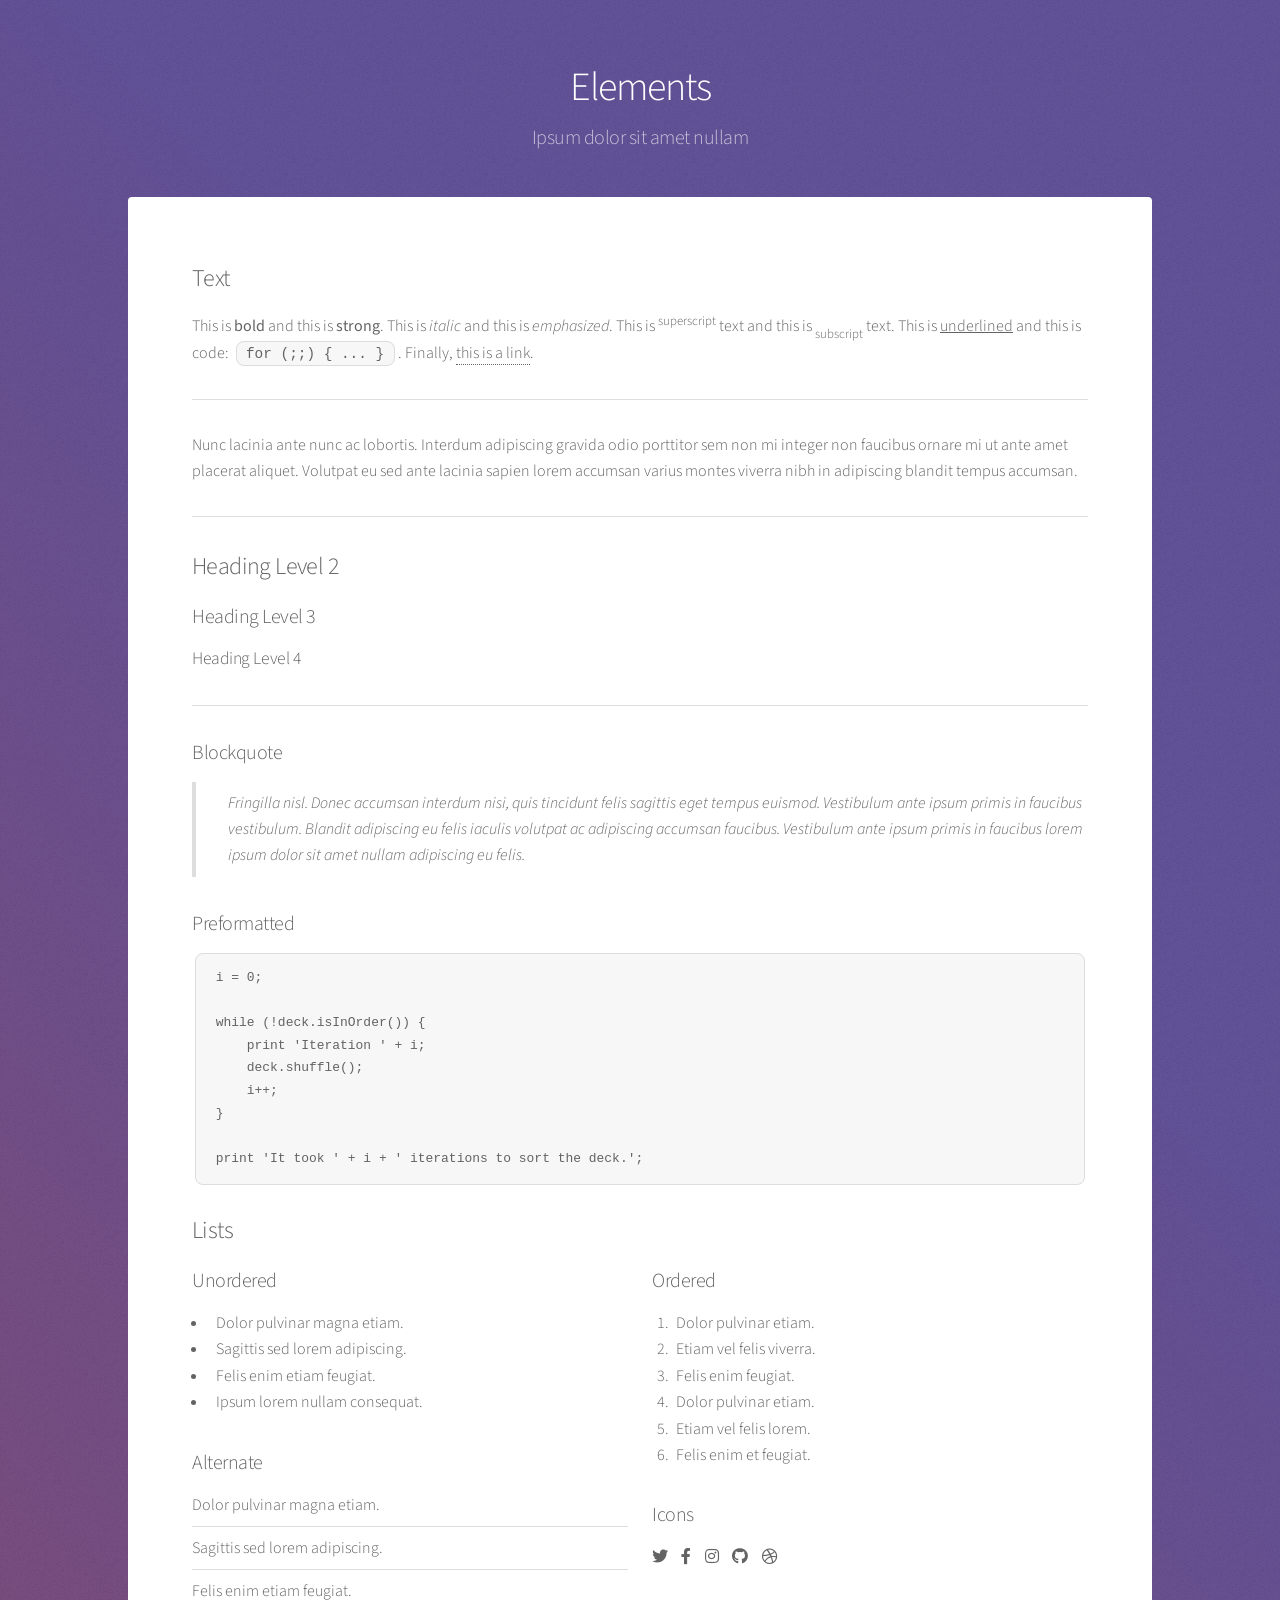
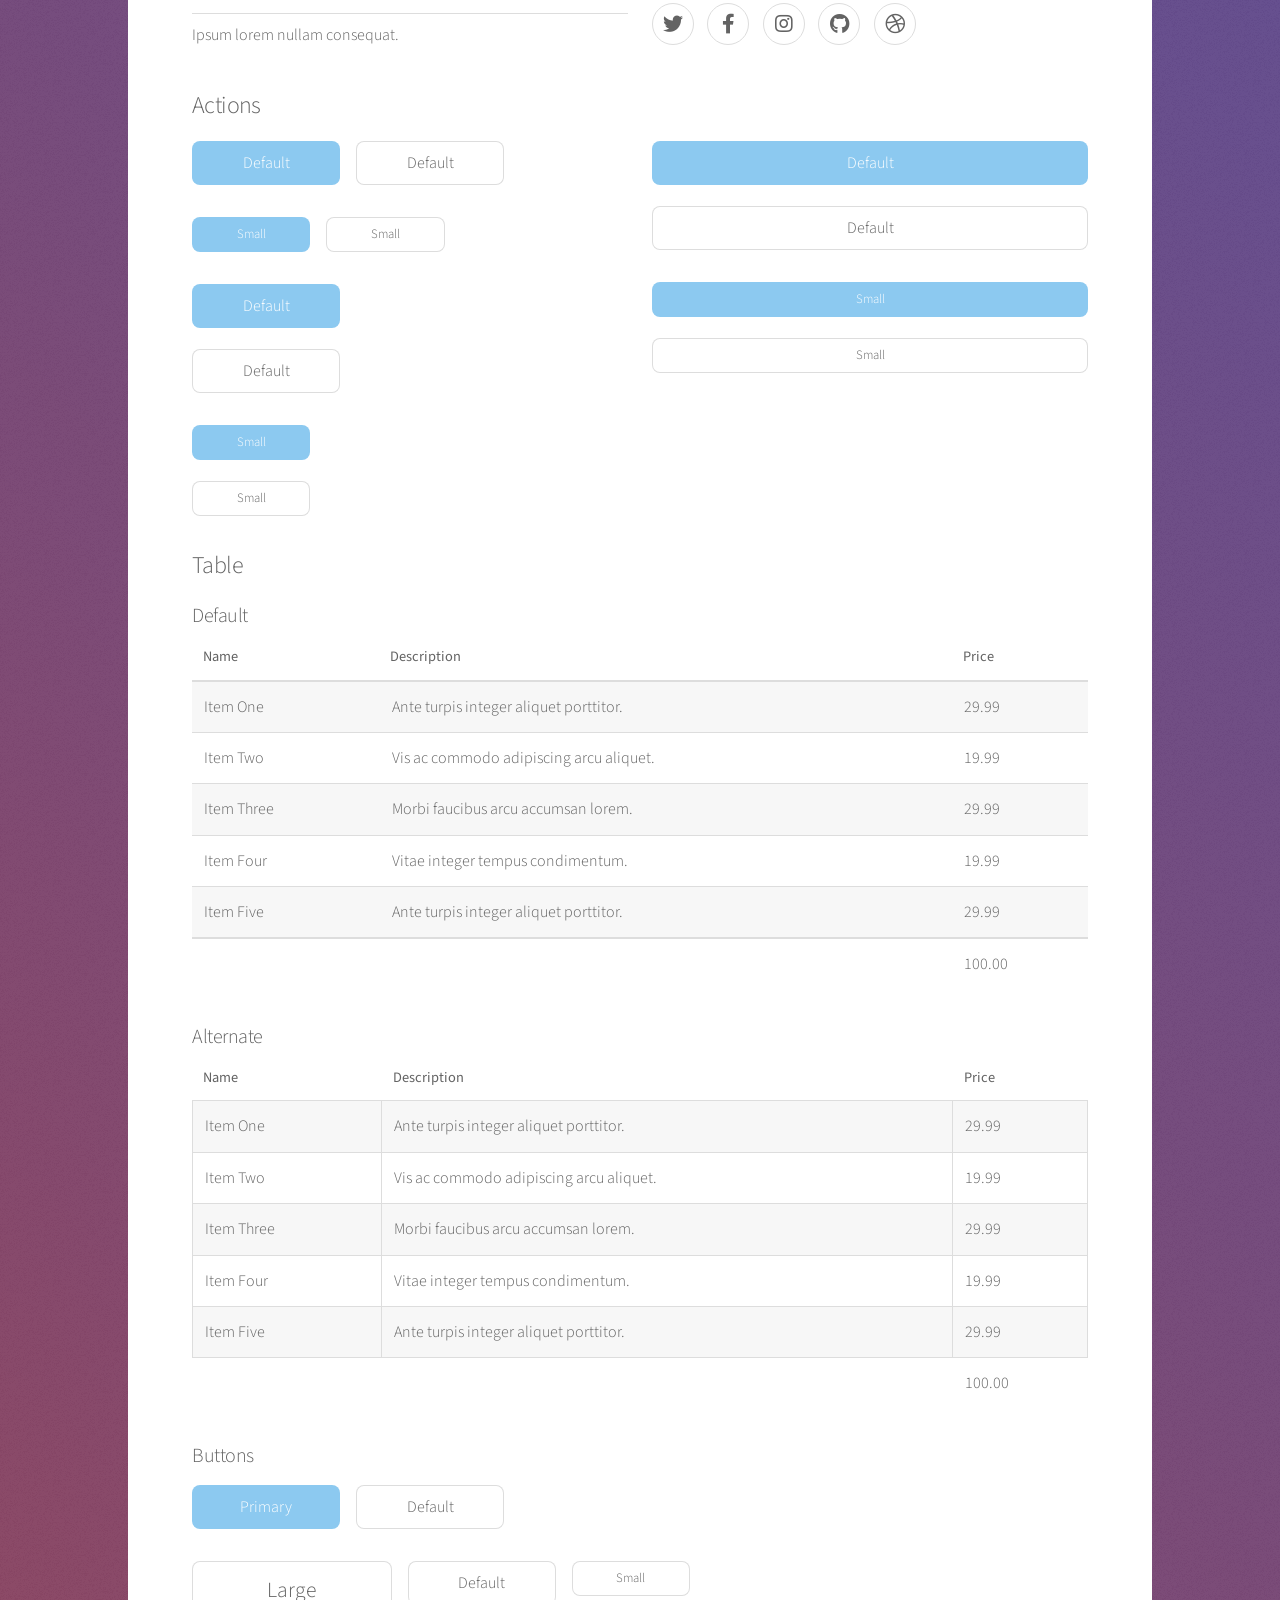
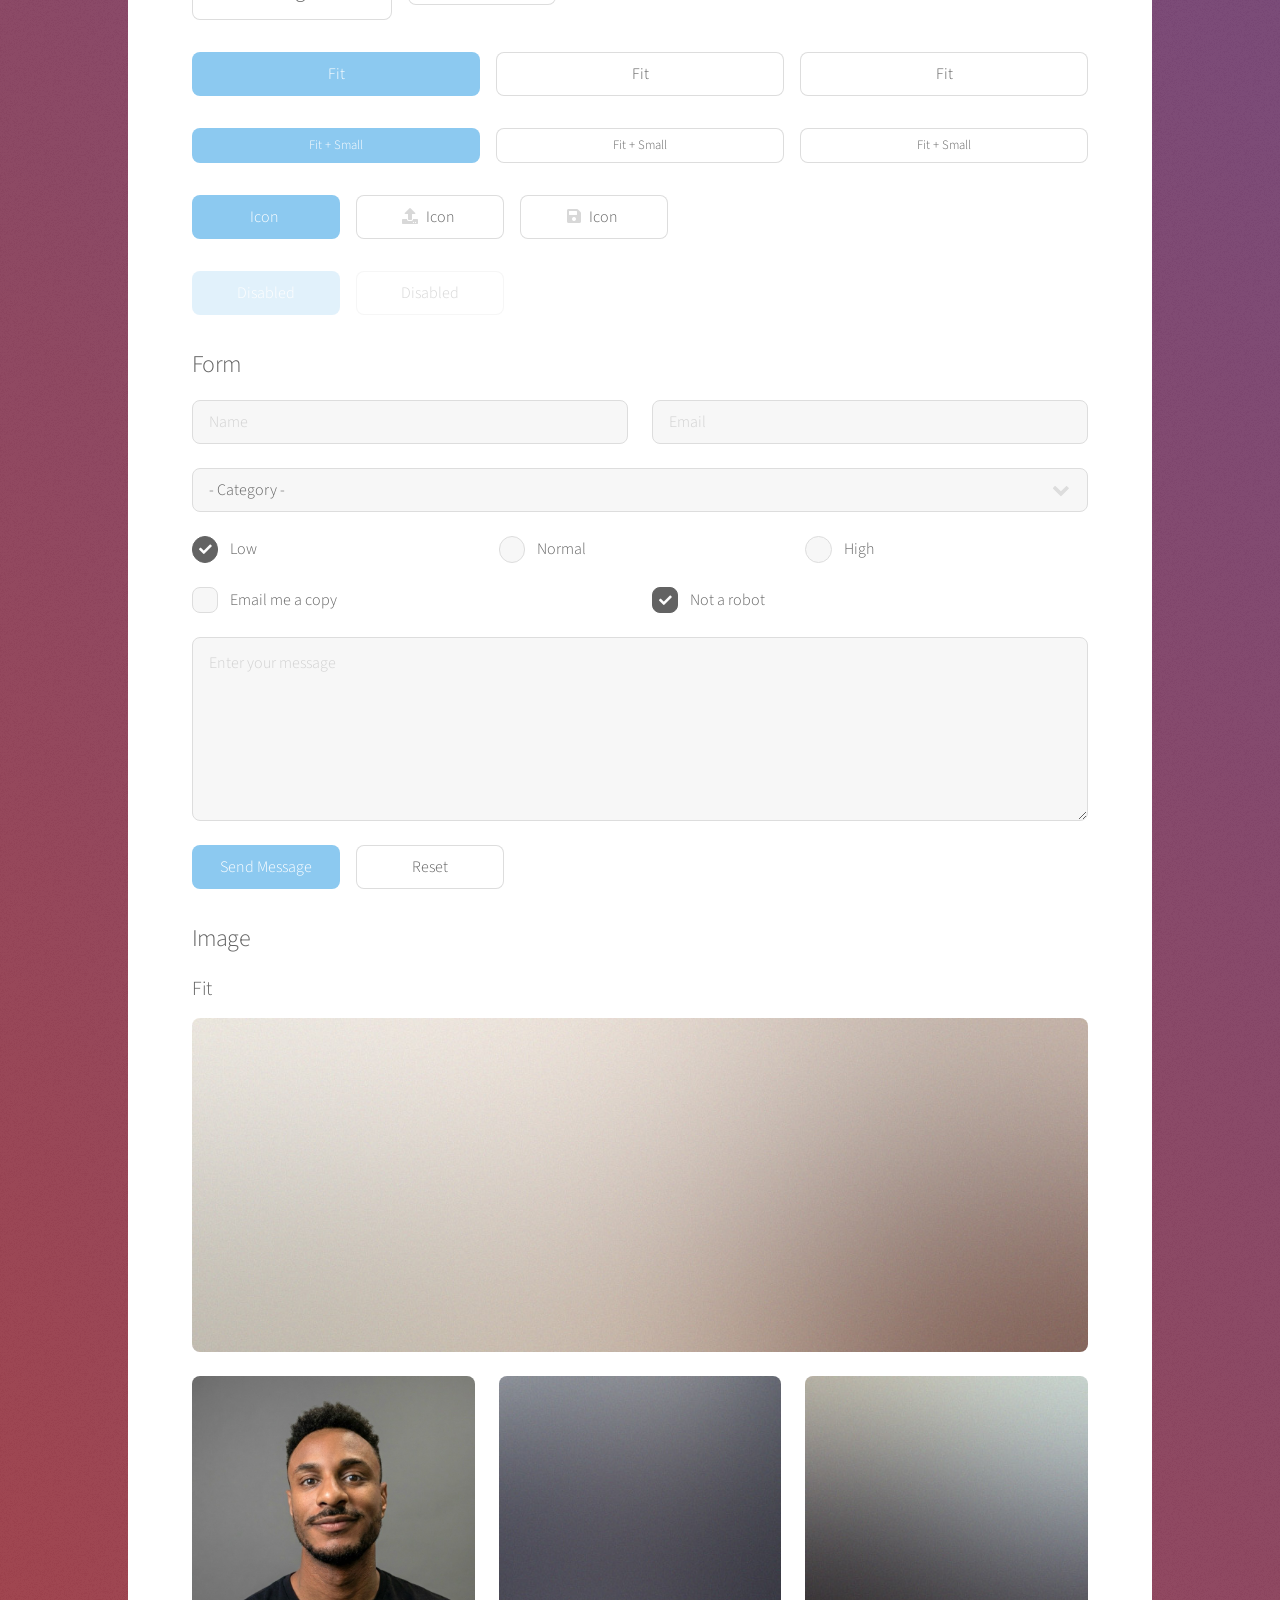
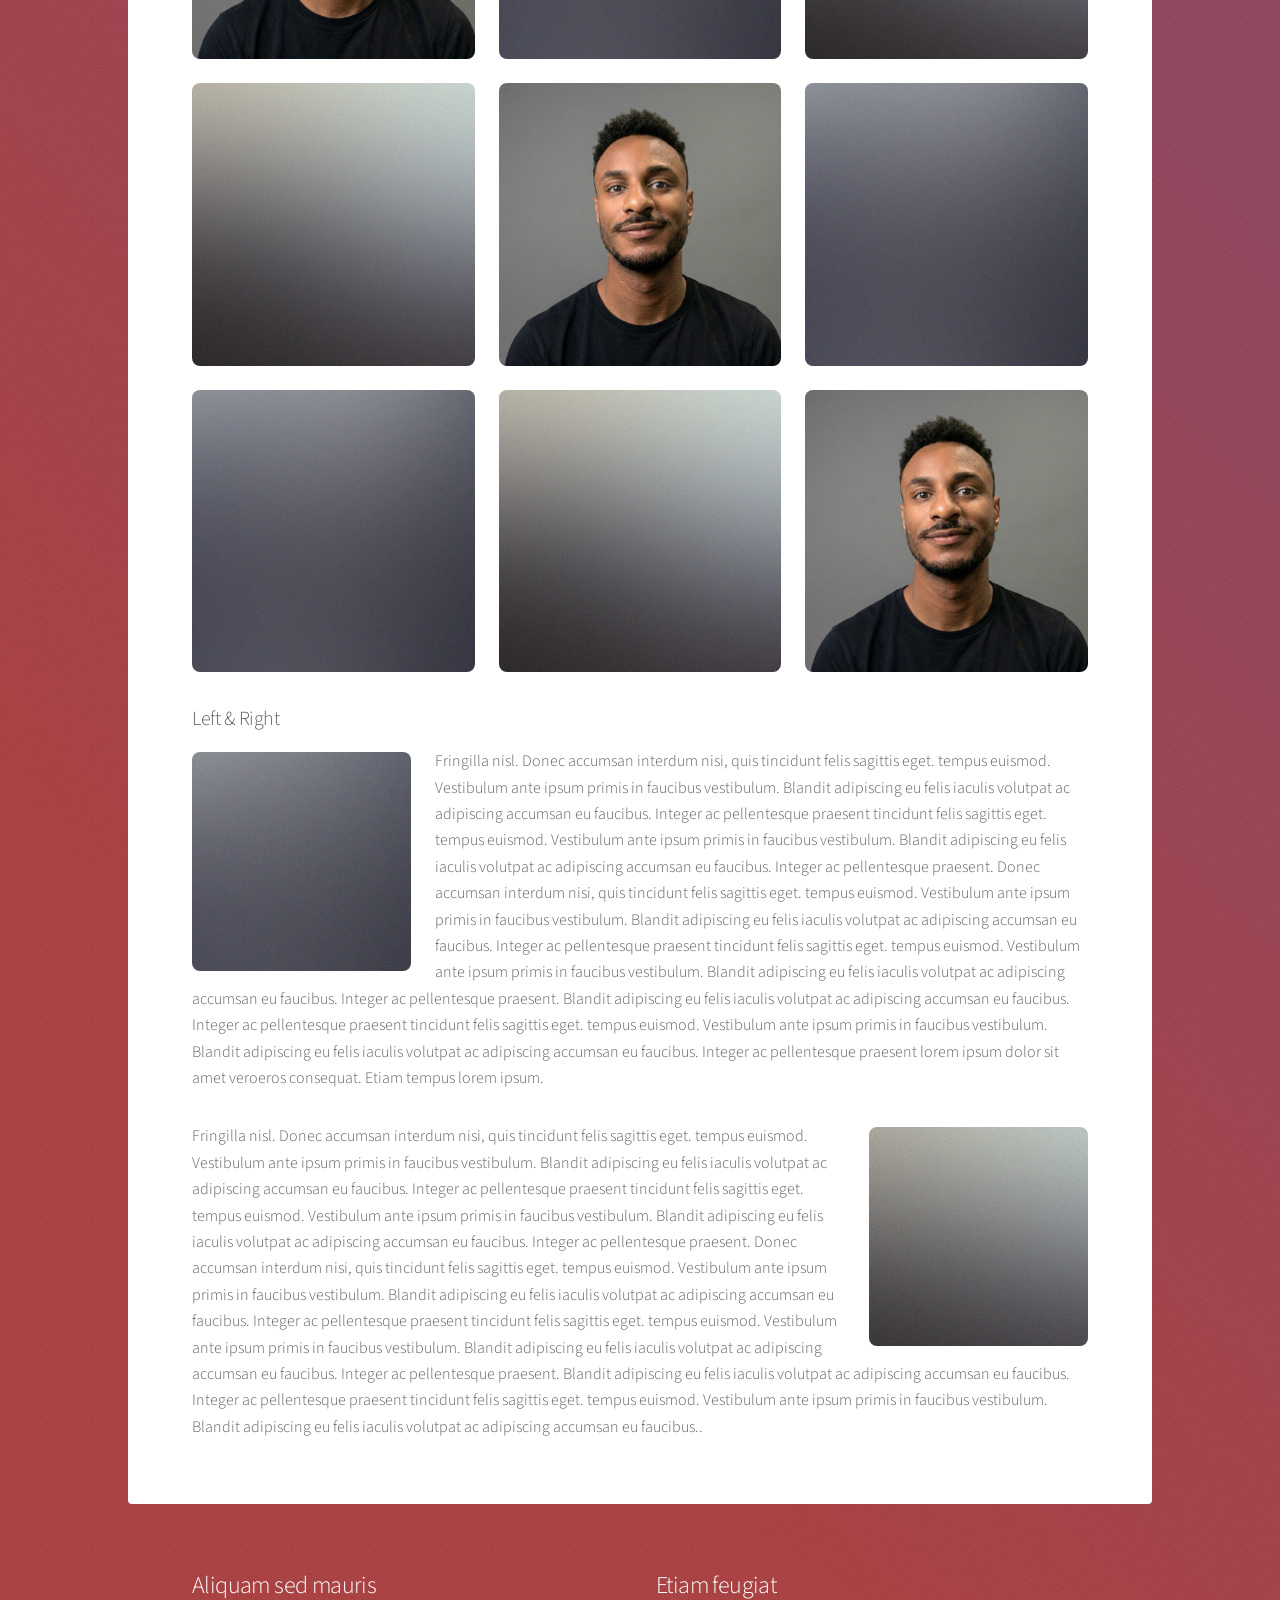
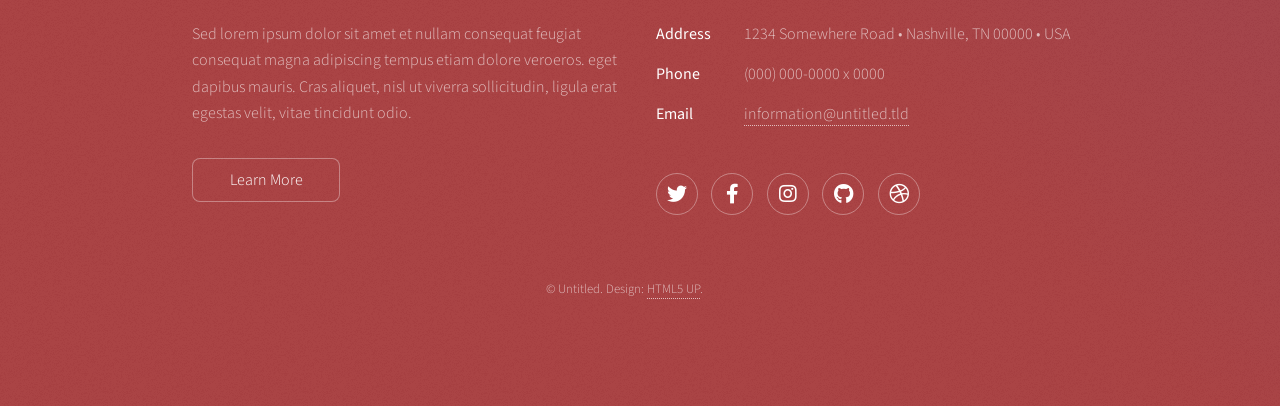
<file: elements.html>
<!DOCTYPE HTML>
<!--
	Stellar by HTML5 UP
	html5up.net | @ajlkn
	Free for personal and commercial use under the CCA 3.0 license (html5up.net/license)
-->
<html>
	<head>
		<title>Elements - Stellar by HTML5 UP</title>
		<meta charset="utf-8" />
		<meta name="viewport" content="width=device-width, initial-scale=1, user-scalable=no" />
		<link rel="stylesheet" href="assets/css/main.css" />
		<noscript><link rel="stylesheet" href="assets/css/noscript.css" /></noscript>
	</head>
	<body class="is-preload">

		<!-- Wrapper -->
			<div id="wrapper">

				<!-- Header -->
					<header id="header">
						<h1>Elements</h1>
						<p>Ipsum dolor sit amet nullam</p>
					</header>

				<!-- Main -->
					<div id="main">

						<!-- Content -->
							<section id="content" class="main">

								<!-- Text -->
									<section>
										<h2>Text</h2>
										<p>This is <b>bold</b> and this is <strong>strong</strong>. This is <i>italic</i> and this is <em>emphasized</em>.
										This is <sup>superscript</sup> text and this is <sub>subscript</sub> text.
										This is <u>underlined</u> and this is code: <code>for (;;) { ... }</code>. Finally, <a href="#">this is a link</a>.</p>
										<hr />
										<p>Nunc lacinia ante nunc ac lobortis. Interdum adipiscing gravida odio porttitor sem non mi integer non faucibus ornare mi ut ante amet placerat aliquet. Volutpat eu sed ante lacinia sapien lorem accumsan varius montes viverra nibh in adipiscing blandit tempus accumsan.</p>
										<hr />
										<h2>Heading Level 2</h2>
										<h3>Heading Level 3</h3>
										<h4>Heading Level 4</h4>
										<hr />
										<h3>Blockquote</h3>
										<blockquote>Fringilla nisl. Donec accumsan interdum nisi, quis tincidunt felis sagittis eget tempus euismod. Vestibulum ante ipsum primis in faucibus vestibulum. Blandit adipiscing eu felis iaculis volutpat ac adipiscing accumsan faucibus. Vestibulum ante ipsum primis in faucibus lorem ipsum dolor sit amet nullam adipiscing eu felis.</blockquote>
										<h3>Preformatted</h3>
										<pre><code>i = 0;

while (!deck.isInOrder()) {
    print 'Iteration ' + i;
    deck.shuffle();
    i++;
}

print 'It took ' + i + ' iterations to sort the deck.';</code></pre>
									</section>

								<!-- Lists -->
									<section>
										<h2>Lists</h2>
										<div class="row">
											<div class="col-6 col-12-medium">
												<h3>Unordered</h3>
												<ul>
													<li>Dolor pulvinar magna etiam.</li>
													<li>Sagittis sed lorem adipiscing.</li>
													<li>Felis enim etiam feugiat.</li>
													<li>Ipsum lorem nullam consequat.</li>
												</ul>
												<h3>Alternate</h3>
												<ul class="alt">
													<li>Dolor pulvinar magna etiam.</li>
													<li>Sagittis sed lorem adipiscing.</li>
													<li>Felis enim etiam feugiat.</li>
													<li>Ipsum lorem nullam consequat.</li>
												</ul>
											</div>
											<div class="col-6 col-12-medium">
												<h3>Ordered</h3>
												<ol>
													<li>Dolor pulvinar etiam.</li>
													<li>Etiam vel felis viverra.</li>
													<li>Felis enim feugiat.</li>
													<li>Dolor pulvinar etiam.</li>
													<li>Etiam vel felis lorem.</li>
													<li>Felis enim et feugiat.</li>
												</ol>
												<h3>Icons</h3>
												<ul class="icons">
													<li><a href="#" class="icon brands fa-twitter"><span class="label">Twitter</span></a></li>
													<li><a href="#" class="icon brands fa-facebook-f"><span class="label">Facebook</span></a></li>
													<li><a href="#" class="icon brands fa-instagram"><span class="label">Instagram</span></a></li>
													<li><a href="#" class="icon brands fa-github"><span class="label">GitHub</span></a></li>
													<li><a href="#" class="icon brands fa-dribbble"><span class="label">Dribbble</span></a></li>
												</ul>
												<ul class="icons">
													<li><a href="#" class="icon brands alt fa-twitter"><span class="label">Twitter</span></a></li>
													<li><a href="#" class="icon brands alt fa-facebook-f"><span class="label">Facebook</span></a></li>
													<li><a href="#" class="icon brands alt fa-instagram"><span class="label">Instagram</span></a></li>
													<li><a href="#" class="icon brands alt fa-github"><span class="label">GitHub</span></a></li>
													<li><a href="#" class="icon brands alt fa-dribbble"><span class="label">Dribbble</span></a></li>
												</ul>
											</div>
										</div>
										<h2>Actions</h2>
										<div class="row">
											<div class="col-6 col-12-medium">
												<ul class="actions">
													<li><a href="#" class="button primary">Default</a></li>
													<li><a href="#" class="button">Default</a></li>
												</ul>
												<ul class="actions small">
													<li><a href="#" class="button primary small">Small</a></li>
													<li><a href="#" class="button small">Small</a></li>
												</ul>
												<ul class="actions stacked">
													<li><a href="#" class="button primary">Default</a></li>
													<li><a href="#" class="button">Default</a></li>
												</ul>
												<ul class="actions stacked">
													<li><a href="#" class="button primary small">Small</a></li>
													<li><a href="#" class="button small">Small</a></li>
												</ul>
											</div>
											<div class="col-6 col-12-medium">
												<ul class="actions stacked">
													<li><a href="#" class="button primary fit">Default</a></li>
													<li><a href="#" class="button fit">Default</a></li>
												</ul>
												<ul class="actions stacked">
													<li><a href="#" class="button primary small fit">Small</a></li>
													<li><a href="#" class="button small fit">Small</a></li>
												</ul>
											</div>
										</div>
									</section>

								<!-- Table -->
									<section>
										<h2>Table</h2>
										<h3>Default</h3>
										<div class="table-wrapper">
											<table>
												<thead>
													<tr>
														<th>Name</th>
														<th>Description</th>
														<th>Price</th>
													</tr>
												</thead>
												<tbody>
													<tr>
														<td>Item One</td>
														<td>Ante turpis integer aliquet porttitor.</td>
														<td>29.99</td>
													</tr>
													<tr>
														<td>Item Two</td>
														<td>Vis ac commodo adipiscing arcu aliquet.</td>
														<td>19.99</td>
													</tr>
													<tr>
														<td>Item Three</td>
														<td> Morbi faucibus arcu accumsan lorem.</td>
														<td>29.99</td>
													</tr>
													<tr>
														<td>Item Four</td>
														<td>Vitae integer tempus condimentum.</td>
														<td>19.99</td>
													</tr>
													<tr>
														<td>Item Five</td>
														<td>Ante turpis integer aliquet porttitor.</td>
														<td>29.99</td>
													</tr>
												</tbody>
												<tfoot>
													<tr>
														<td colspan="2"></td>
														<td>100.00</td>
													</tr>
												</tfoot>
											</table>
										</div>

										<h3>Alternate</h3>
										<div class="table-wrapper">
											<table class="alt">
												<thead>
													<tr>
														<th>Name</th>
														<th>Description</th>
														<th>Price</th>
													</tr>
												</thead>
												<tbody>
													<tr>
														<td>Item One</td>
														<td>Ante turpis integer aliquet porttitor.</td>
														<td>29.99</td>
													</tr>
													<tr>
														<td>Item Two</td>
														<td>Vis ac commodo adipiscing arcu aliquet.</td>
														<td>19.99</td>
													</tr>
													<tr>
														<td>Item Three</td>
														<td> Morbi faucibus arcu accumsan lorem.</td>
														<td>29.99</td>
													</tr>
													<tr>
														<td>Item Four</td>
														<td>Vitae integer tempus condimentum.</td>
														<td>19.99</td>
													</tr>
													<tr>
														<td>Item Five</td>
														<td>Ante turpis integer aliquet porttitor.</td>
														<td>29.99</td>
													</tr>
												</tbody>
												<tfoot>
													<tr>
														<td colspan="2"></td>
														<td>100.00</td>
													</tr>
												</tfoot>
											</table>
										</div>
									</section>

								<!-- Buttons -->
									<section>
										<h3>Buttons</h3>
										<ul class="actions">
											<li><a href="#" class="button primary">Primary</a></li>
											<li><a href="#" class="button">Default</a></li>
										</ul>
										<ul class="actions">
											<li><a href="#" class="button large">Large</a></li>
											<li><a href="#" class="button">Default</a></li>
											<li><a href="#" class="button small">Small</a></li>
										</ul>
										<ul class="actions fit">
											<li><a href="#" class="button primary fit">Fit</a></li>
											<li><a href="#" class="button fit">Fit</a></li>
											<li><a href="#" class="button fit">Fit</a></li>
										</ul>
										<ul class="actions fit small">
											<li><a href="#" class="button primary fit small">Fit + Small</a></li>
											<li><a href="#" class="button fit small">Fit + Small</a></li>
											<li><a href="#" class="button fit small">Fit + Small</a></li>
										</ul>
										<ul class="actions">
											<li><a href="#" class="button primary icon solidfa-download">Icon</a></li>
											<li><a href="#" class="button icon solid fa-upload">Icon</a></li>
											<li><a href="#" class="button icon solid fa-save">Icon</a></li>
										</ul>
										<ul class="actions">
											<li><span class="button primary disabled">Disabled</span></li>
											<li><span class="button disabled">Disabled</span></li>
										</ul>
									</section>

								<!-- Form -->
									<section>
										<h2>Form</h2>
										<form method="post" action="#">
											<div class="row gtr-uniform">
												<div class="col-6 col-12-xsmall">
													<input type="text" name="demo-name" id="demo-name" value="" placeholder="Name" />
												</div>
												<div class="col-6 col-12-xsmall">
													<input type="email" name="demo-email" id="demo-email" value="" placeholder="Email" />
												</div>
												<div class="col-12">
													<select name="demo-category" id="demo-category">
														<option value="">- Category -</option>
														<option value="1">Manufacturing</option>
														<option value="1">Shipping</option>
														<option value="1">Administration</option>
														<option value="1">Human Resources</option>
													</select>
												</div>
												<div class="col-4 col-12-small">
													<input type="radio" id="demo-priority-low" name="demo-priority" checked>
													<label for="demo-priority-low">Low</label>
												</div>
												<div class="col-4 col-12-small">
													<input type="radio" id="demo-priority-normal" name="demo-priority">
													<label for="demo-priority-normal">Normal</label>
												</div>
												<div class="col-4 col-12-small">
													<input type="radio" id="demo-priority-high" name="demo-priority">
													<label for="demo-priority-high">High</label>
												</div>
												<div class="col-6 col-12-small">
													<input type="checkbox" id="demo-copy" name="demo-copy">
													<label for="demo-copy">Email me a copy</label>
												</div>
												<div class="col-6 col-12-small">
													<input type="checkbox" id="demo-human" name="demo-human" checked>
													<label for="demo-human">Not a robot</label>
												</div>
												<div class="col-12">
													<textarea name="demo-message" id="demo-message" placeholder="Enter your message" rows="6"></textarea>
												</div>
												<div class="col-12">
													<ul class="actions">
														<li><input type="submit" value="Send Message" class="primary" /></li>
														<li><input type="reset" value="Reset" /></li>
													</ul>
												</div>
											</div>
										</form>
									</section>

								<!-- Image -->
									<section>
										<h2>Image</h2>
										<h3>Fit</h3>
										<div class="box alt">
											<div class="row gtr-uniform">
												<div class="col-12"><span class="image fit"><img src="images/pic04.jpg" alt="" /></span></div>
												<div class="col-4"><span class="image fit"><img src="images/pic01.jpg" alt="" /></span></div>
												<div class="col-4"><span class="image fit"><img src="images/pic02.jpg" alt="" /></span></div>
												<div class="col-4"><span class="image fit"><img src="images/pic03.jpg" alt="" /></span></div>
												<div class="col-4"><span class="image fit"><img src="images/pic03.jpg" alt="" /></span></div>
												<div class="col-4"><span class="image fit"><img src="images/pic01.jpg" alt="" /></span></div>
												<div class="col-4"><span class="image fit"><img src="images/pic02.jpg" alt="" /></span></div>
												<div class="col-4"><span class="image fit"><img src="images/pic02.jpg" alt="" /></span></div>
												<div class="col-4"><span class="image fit"><img src="images/pic03.jpg" alt="" /></span></div>
												<div class="col-4"><span class="image fit"><img src="images/pic01.jpg" alt="" /></span></div>
											</div>
										</div>
										<h3>Left &amp; Right</h3>
										<p><span class="image left"><img src="images/pic05.jpg" alt="" /></span>Fringilla nisl. Donec accumsan interdum nisi, quis tincidunt felis sagittis eget. tempus euismod. Vestibulum ante ipsum primis in faucibus vestibulum. Blandit adipiscing eu felis iaculis volutpat ac adipiscing accumsan eu faucibus. Integer ac pellentesque praesent tincidunt felis sagittis eget. tempus euismod. Vestibulum ante ipsum primis in faucibus vestibulum. Blandit adipiscing eu felis iaculis volutpat ac adipiscing accumsan eu faucibus. Integer ac pellentesque praesent. Donec accumsan interdum nisi, quis tincidunt felis sagittis eget. tempus euismod. Vestibulum ante ipsum primis in faucibus vestibulum. Blandit adipiscing eu felis iaculis volutpat ac adipiscing accumsan eu faucibus. Integer ac pellentesque praesent tincidunt felis sagittis eget. tempus euismod. Vestibulum ante ipsum primis in faucibus vestibulum. Blandit adipiscing eu felis iaculis volutpat ac adipiscing accumsan eu faucibus. Integer ac pellentesque praesent. Blandit adipiscing eu felis iaculis volutpat ac adipiscing accumsan eu faucibus. Integer ac pellentesque praesent tincidunt felis sagittis eget. tempus euismod. Vestibulum ante ipsum primis in faucibus vestibulum. Blandit adipiscing eu felis iaculis volutpat ac adipiscing accumsan eu faucibus. Integer ac pellentesque praesent lorem ipsum dolor sit amet veroeros consequat. Etiam tempus lorem ipsum.</p>
										<p><span class="image right"><img src="images/pic06.jpg" alt="" /></span>Fringilla nisl. Donec accumsan interdum nisi, quis tincidunt felis sagittis eget. tempus euismod. Vestibulum ante ipsum primis in faucibus vestibulum. Blandit adipiscing eu felis iaculis volutpat ac adipiscing accumsan eu faucibus. Integer ac pellentesque praesent tincidunt felis sagittis eget. tempus euismod. Vestibulum ante ipsum primis in faucibus vestibulum. Blandit adipiscing eu felis iaculis volutpat ac adipiscing accumsan eu faucibus. Integer ac pellentesque praesent. Donec accumsan interdum nisi, quis tincidunt felis sagittis eget. tempus euismod. Vestibulum ante ipsum primis in faucibus vestibulum. Blandit adipiscing eu felis iaculis volutpat ac adipiscing accumsan eu faucibus. Integer ac pellentesque praesent tincidunt felis sagittis eget. tempus euismod. Vestibulum ante ipsum primis in faucibus vestibulum. Blandit adipiscing eu felis iaculis volutpat ac adipiscing accumsan eu faucibus. Integer ac pellentesque praesent. Blandit adipiscing eu felis iaculis volutpat ac adipiscing accumsan eu faucibus. Integer ac pellentesque praesent tincidunt felis sagittis eget. tempus euismod. Vestibulum ante ipsum primis in faucibus vestibulum. Blandit adipiscing eu felis iaculis volutpat ac adipiscing accumsan eu faucibus..</p>
									</section>

							</section>

					</div>

				<!-- Footer -->
					<footer id="footer">
						<section>
							<h2>Aliquam sed mauris</h2>
							<p>Sed lorem ipsum dolor sit amet et nullam consequat feugiat consequat magna adipiscing tempus etiam dolore veroeros. eget dapibus mauris. Cras aliquet, nisl ut viverra sollicitudin, ligula erat egestas velit, vitae tincidunt odio.</p>
							<ul class="actions">
								<li><a href="#" class="button">Learn More</a></li>
							</ul>
						</section>
						<section>
							<h2>Etiam feugiat</h2>
							<dl class="alt">
								<dt>Address</dt>
								<dd>1234 Somewhere Road &bull; Nashville, TN 00000 &bull; USA</dd>
								<dt>Phone</dt>
								<dd>(000) 000-0000 x 0000</dd>
								<dt>Email</dt>
								<dd><a href="#">information@untitled.tld</a></dd>
							</dl>
							<ul class="icons">
								<li><a href="#" class="icon brands fa-twitter alt"><span class="label">Twitter</span></a></li>
								<li><a href="#" class="icon brands fa-facebook-f alt"><span class="label">Facebook</span></a></li>
								<li><a href="#" class="icon brands fa-instagram alt"><span class="label">Instagram</span></a></li>
								<li><a href="#" class="icon brands fa-github alt"><span class="label">GitHub</span></a></li>
								<li><a href="#" class="icon brands fa-dribbble alt"><span class="label">Dribbble</span></a></li>
							</ul>
						</section>
						<p class="copyright">&copy; Untitled. Design: <a href="https://html5up.net">HTML5 UP</a>.</p>
					</footer>

			</div>

		<!-- Scripts -->
			<script src="assets/js/jquery.min.js"></script>
			<script src="assets/js/jquery.scrollex.min.js"></script>
			<script src="assets/js/jquery.scrolly.min.js"></script>
			<script src="assets/js/browser.min.js"></script>
			<script src="assets/js/breakpoints.min.js"></script>
			<script src="assets/js/util.js"></script>
			<script src="assets/js/main.js"></script>

	</body>
</html>
</file>
<file: assets/css/noscript.css>
/*
	Stellar by HTML5 UP
	html5up.net | @ajlkn
	Free for personal and commercial use under the CCA 3.0 license (html5up.net/license)
*/

/* Header */

	body.is-preload #header.alt > * {
		opacity: 1;
	}

	body.is-preload #header.alt .logo {
		-moz-transform: none;
		-webkit-transform: none;
		-ms-transform: none;
		transform: none;
	}
</file>
<file: assets/css/main.css>
@import url(fontawesome-all.min.css);
@import 'https://fonts.googleapis.com/css?family=Source+Sans+Pro:300,400';

/*
	Stellar by HTML5 UP
	html5up.net | @ajlkn
	Free for personal and commercial use under the CCA 3.0 license (html5up.net/license)
*/

html, body, div, span, applet, object,
iframe, h1, h2, h3, h4, h5, h6, p, blockquote,
pre, a, abbr, acronym, address, big, cite,
code, del, dfn, em, img, ins, kbd, q, s, samp,
small, strike, strong, sub, sup, tt, var, b,
u, i, center, dl, dt, dd, ol, ul, li, fieldset,
form, label, legend, table, caption, tbody,
tfoot, thead, tr, th, td, article, aside,
canvas, details, embed, figure, figcaption,
footer, header, hgroup, menu, nav, output, ruby,
section, summary, time, mark, audio, video {
	margin: 0;
	padding: 0;
	border: 0;
	font-size: 100%;
	font: inherit;
	vertical-align: baseline;}

article, aside, details, figcaption, figure,
footer, header, hgroup, menu, nav, section {
	display: block;}

body {
	line-height: 1;
}

ol, ul {
	list-style: none;
}

blockquote, q {
	quotes: none;
}

	blockquote:before, blockquote:after, q:before, q:after {
		content: '';
		content: none;
	}

table {
	border-collapse: collapse;
	border-spacing: 0;
}

body {
	-webkit-text-size-adjust: none;
}

mark {
	background-color: transparent;
	color: inherit;
}

input::-moz-focus-inner {
	border: 0;
	padding: 0;
}

input, select, textarea {
	-moz-appearance: none;
	-webkit-appearance: none;
	-ms-appearance: none;
	appearance: none;
}

/* Basic */

	@-ms-viewport {
		width: device-width;
	}

	body {
		-ms-overflow-style: scrollbar;
	}

	@media screen and (max-width: 480px) {

		html, body {
			min-width: 320px;
		}

	}

	html {
		box-sizing: border-box;
	}

	*, *:before, *:after {
		box-sizing: inherit;
	}
	body {
		background-color: #935d8c;
		background-image: url("images/overlay.png"), -moz-linear-gradient(45deg, #AB3F3F 15%, #5f4d93 85%);
		background-image: url("images/overlay.png"), -webkit-linear-gradient(45deg, #AB3F3F 15%, #5f4d93 85%);
		background-image: url("images/overlay.png"), -ms-linear-gradient(45deg, #AB3F3F 15%, #5f4d93 85%);
		background-image: url("images/overlay.png"), linear-gradient(45deg, #AB3F3F 15%, #5f4d93 85%);
}
		body.is-preload *, body.is-preload *:before, body.is-preload *:after {
			-moz-animation: none !important;
			-webkit-animation: none !important;
			-ms-animation: none !important;
			animation: none !important;
			-moz-transition: none !important;
			-webkit-transition: none !important;
			-ms-transition: none !important;
			transition: none !important;
		}

/* Type */

	body {
		background-color: #935d8c;
		color: rgba(255, 255, 255, 0.65);
	}

	body, input, select, textarea {
		font-family: "Source Sans Pro", Helvetica, sans-serif;
		font-size: 17pt;
		font-weight: 300;
		line-height: 1.65;
	}

		@media screen and (max-width: 1680px) {

			body, input, select, textarea {
				font-size: 14pt;
			}

		}

		@media screen and (max-width: 1280px) {

			body, input, select, textarea {
				font-size: 12pt;
			}

		}

		@media screen and (max-width: 360px) {

			body, input, select, textarea {
				font-size: 11pt;
			}

		}

	a {
		-moz-transition: color 0.2s ease, border-bottom 0.2s ease;
		-webkit-transition: color 0.2s ease, border-bottom 0.2s ease;
		-ms-transition: color 0.2s ease, border-bottom 0.2s ease;
		transition: color 0.2s ease, border-bottom 0.2s ease;
		text-decoration: none;
		border-bottom: dotted 1px;
		color: inherit;
	}

		a:hover {
			border-bottom-color: transparent;
		}

	strong, b {
		font-weight: 400;
	}

	em, i {
		font-style: italic;
	}

	p {
		margin: 0 0 2em 0;
	}

		p.content {
			-moz-columns: 20em 2;
			-webkit-columns: 20em 2;
			-ms-columns: 20em 2;
			columns: 20em 2;
			-moz-column-gap: 2em;
			-webkit-column-gap: 2em;
			-ms-column-gap: 2em;
			column-gap: 2em;
			text-align: justify;
		}

	h1, h2, h3, h4, h5, h6 {
		font-weight: 300;
		line-height: 1.5;
		margin: 0 0 0.7em 0;
		letter-spacing: -0.025em;
	}

		h1 a, h2 a, h3 a, h4 a, h5 a, h6 a {
			color: inherit;
			text-decoration: none;
		}

	h1 {
		font-size: 2.5em;
		line-height: 1.2;
	}

	h2 {
		font-size: 1.5em;
	}

	h3 {
		font-size: 1.25em;
	}

	h4 {
		font-size: 1.1em;
	}

	h5 {
		font-size: 0.9em;
	}

	h6 {
		font-size: 0.7em;
	}

	@media screen and (max-width: 736px) {

		h1 {
			font-size: 2em;
		}

	}

	sub {
		font-size: 0.8em;
		position: relative;
		top: 0.5em;
	}

	sup {
		font-size: 0.8em;
		position: relative;
		top: -0.5em;
	}

	blockquote {
		border-left: solid 4px;
		font-style: italic;
		margin: 0 0 2em 0;
		padding: 0.5em 0 0.5em 2em;
	}

	code {
		border-radius: 8px;
		border: solid 1px;
		font-family: "Courier New", monospace;
		font-size: 0.9em;
		margin: 0 0.25em;
		padding: 0.25em 0.65em;
	}

	pre {
		-webkit-overflow-scrolling: touch;
		font-family: "Courier New", monospace;
		font-size: 0.9em;
		margin: 0 0 2em 0;
	}

		pre code {
			display: block;
			line-height: 1.75;
			padding: 1em 1.5em;
			overflow-x: auto;
		}

	hr {
		border: 0;
		border-bottom: solid 1px;
		margin: 2em 0;
	}

		hr.major {
			margin: 3em 0;
		}

	.align-left {
		text-align: left;
	}

	.align-center {
		text-align: center;
	}

	.align-right {
		text-align: right;
	}

	input, select, textarea {
		color: #ffffff;
	}

	a:hover {
		color: #ffffff;
	}

	strong, b {
		color: #ffffff;
	}

	h1, h2, h3, h4, h5, h6 {
		color: #ffffff;
	}

	blockquote {
		border-left-color: rgba(255, 255, 255, 0.35);
	}

	code {
		background: rgba(255, 255, 255, 0.075);
		border-color: rgba(255, 255, 255, 0.35);
	}

	hr {
		border-bottom-color: rgba(255, 255, 255, 0.35);
	}

/* Row */

	.row {
		display: flex;
		flex-wrap: wrap;
		box-sizing: border-box;
		align-items: stretch;
	}

		.row > * {
			box-sizing: border-box;
		}

		.row.gtr-uniform > * > :last-child {
			margin-bottom: 0;
		}

		.row.aln-left {
			justify-content: flex-start;
		}

		.row.aln-center {
			justify-content: center;
		}

		.row.aln-right {
			justify-content: flex-end;
		}

		.row.aln-top {
			align-items: flex-start;
		}

		.row.aln-middle {
			align-items: center;
		}

		.row.aln-bottom {
			align-items: flex-end;
		}

		.row > .imp {
			order: -1;
		}

		.row > .col-1 {
			width: 8.33333%;
		}

		.row > .off-1 {
			margin-left: 8.33333%;
		}

		.row > .col-2 {
			width: 16.66667%;
		}

		.row > .off-2 {
			margin-left: 16.66667%;
		}

		.row > .col-3 {
			width: 25%;
		}

		.row > .off-3 {
			margin-left: 25%;
		}

		.row > .col-4 {
			width: 33.33333%;
		}

		.row > .off-4 {
			margin-left: 33.33333%;
		}

		.row > .col-5 {
			width: 41.66667%;
		}

		.row > .off-5 {
			margin-left: 41.66667%;
		}

		.row > .col-6 {
			width: 50%;
		}

		.row > .off-6 {
			margin-left: 50%;
		}

		.row > .col-7 {
			width: 58.33333%;
		}

		.row > .off-7 {
			margin-left: 58.33333%;
		}

		.row > .col-8 {
			width: 66.66667%;
		}

		.row > .off-8 {
			margin-left: 66.66667%;
		}

		.row > .col-9 {
			width: 75%;
		}

		.row > .off-9 {
			margin-left: 75%;
		}

		.row > .col-10 {
			width: 83.33333%;
		}

		.row > .off-10 {
			margin-left: 83.33333%;
		}

		.row > .col-11 {
			width: 91.66667%;
		}

		.row > .off-11 {
			margin-left: 91.66667%;
		}

		.row > .col-12 {
			width: 100%;
		}

		.row > .off-12 {
			margin-left: 100%;
		}

		.row.gtr-0 {
			margin-top: 0;
			margin-left: 0em;
		}

			.row.gtr-0 > * {
				padding: 0 0 0 0em;
			}

			.row.gtr-0.gtr-uniform {
				margin-top: 0em;
			}

				.row.gtr-0.gtr-uniform > * {
					padding-top: 0em;
				}

		.row.gtr-25 {
			margin-top: 0;
			margin-left: -0.375em;
		}

			.row.gtr-25 > * {
				padding: 0 0 0 0.375em;
			}

			.row.gtr-25.gtr-uniform {
				margin-top: -0.375em;
			}

				.row.gtr-25.gtr-uniform > * {
					padding-top: 0.375em;
				}

		.row.gtr-50 {
			margin-top: 0;
			margin-left: -0.75em;
		}

			.row.gtr-50 > * {
				padding: 0 0 0 0.75em;
			}

			.row.gtr-50.gtr-uniform {
				margin-top: -0.75em;
			}

				.row.gtr-50.gtr-uniform > * {
					padding-top: 0.75em;
				}

		.row {
			margin-top: 0;
			margin-left: -1.5em;
		}

			.row > * {
				padding: 0 0 0 1.5em;
			}

			.row.gtr-uniform {
				margin-top: -1.5em;
			}

				.row.gtr-uniform > * {
					padding-top: 1.5em;
				}

		.row.gtr-150 {
			margin-top: 0;
			margin-left: -2.25em;
		}

			.row.gtr-150 > * {
				padding: 0 0 0 2.25em;
			}

			.row.gtr-150.gtr-uniform {
				margin-top: -2.25em;
			}

				.row.gtr-150.gtr-uniform > * {
					padding-top: 2.25em;
				}

		.row.gtr-200 {
			margin-top: 0;
			margin-left: -3em;
		}

			.row.gtr-200 > * {
				padding: 0 0 0 3em;
			}

			.row.gtr-200.gtr-uniform {
				margin-top: -3em;
			}

				.row.gtr-200.gtr-uniform > * {
					padding-top: 3em;
				}

		@media screen and (max-width: 1680px) {

			.row {
				display: flex;
				flex-wrap: wrap;
				box-sizing: border-box;
				align-items: stretch;
			}

				.row > * {
					box-sizing: border-box;
				}

				.row.gtr-uniform > * > :last-child {
					margin-bottom: 0;
				}

				.row.aln-left {
					justify-content: flex-start;
				}

				.row.aln-center {
					justify-content: center;
				}

				.row.aln-right {
					justify-content: flex-end;
				}

				.row.aln-top {
					align-items: flex-start;
				}

				.row.aln-middle {
					align-items: center;
				}

				.row.aln-bottom {
					align-items: flex-end;
				}

				.row > .imp-xlarge {
					order: -1;
				}

				.row > .col-1-xlarge {
					width: 8.33333%;
				}

				.row > .off-1-xlarge {
					margin-left: 8.33333%;
				}

				.row > .col-2-xlarge {
					width: 16.66667%;
				}

				.row > .off-2-xlarge {
					margin-left: 16.66667%;
				}

				.row > .col-3-xlarge {
					width: 25%;
				}

				.row > .off-3-xlarge {
					margin-left: 25%;
				}

				.row > .col-4-xlarge {
					width: 33.33333%;
				}

				.row > .off-4-xlarge {
					margin-left: 33.33333%;
				}

				.row > .col-5-xlarge {
					width: 41.66667%;
				}

				.row > .off-5-xlarge {
					margin-left: 41.66667%;
				}

				.row > .col-6-xlarge {
					width: 50%;
				}

				.row > .off-6-xlarge {
					margin-left: 50%;
				}

				.row > .col-7-xlarge {
					width: 58.33333%;
				}

				.row > .off-7-xlarge {
					margin-left: 58.33333%;
				}

				.row > .col-8-xlarge {
					width: 66.66667%;
				}

				.row > .off-8-xlarge {
					margin-left: 66.66667%;
				}

				.row > .col-9-xlarge {
					width: 75%;
				}

				.row > .off-9-xlarge {
					margin-left: 75%;
				}

				.row > .col-10-xlarge {
					width: 83.33333%;
				}

				.row > .off-10-xlarge {
					margin-left: 83.33333%;
				}

				.row > .col-11-xlarge {
					width: 91.66667%;
				}

				.row > .off-11-xlarge {
					margin-left: 91.66667%;
				}

				.row > .col-12-xlarge {
					width: 100%;
				}

				.row > .off-12-xlarge {
					margin-left: 100%;
				}

				.row.gtr-0 {
					margin-top: 0;
					margin-left: 0em;
				}

					.row.gtr-0 > * {
						padding: 0 0 0 0em;
					}

					.row.gtr-0.gtr-uniform {
						margin-top: 0em;
					}

						.row.gtr-0.gtr-uniform > * {
							padding-top: 0em;
						}

				.row.gtr-25 {
					margin-top: 0;
					margin-left: -0.375em;
				}

					.row.gtr-25 > * {
						padding: 0 0 0 0.375em;
					}

					.row.gtr-25.gtr-uniform {
						margin-top: -0.375em;
					}

						.row.gtr-25.gtr-uniform > * {
							padding-top: 0.375em;
						}

				.row.gtr-50 {
					margin-top: 0;
					margin-left: -0.75em;
				}

					.row.gtr-50 > * {
						padding: 0 0 0 0.75em;
					}

					.row.gtr-50.gtr-uniform {
						margin-top: -0.75em;
					}

						.row.gtr-50.gtr-uniform > * {
							padding-top: 0.75em;
						}

				.row {
					margin-top: 0;
					margin-left: -1.5em;
				}

					.row > * {
						padding: 0 0 0 1.5em;
					}

					.row.gtr-uniform {
						margin-top: -1.5em;
					}

						.row.gtr-uniform > * {
							padding-top: 1.5em;
						}

				.row.gtr-150 {
					margin-top: 0;
					margin-left: -2.25em;
				}

					.row.gtr-150 > * {
						padding: 0 0 0 2.25em;
					}

					.row.gtr-150.gtr-uniform {
						margin-top: -2.25em;
					}

						.row.gtr-150.gtr-uniform > * {
							padding-top: 2.25em;
						}

				.row.gtr-200 {
					margin-top: 0;
					margin-left: -3em;
				}

					.row.gtr-200 > * {
						padding: 0 0 0 3em;
					}

					.row.gtr-200.gtr-uniform {
						margin-top: -3em;
					}

						.row.gtr-200.gtr-uniform > * {
							padding-top: 3em;
						}

		}

		@media screen and (max-width: 1280px) {

			.row {
				display: flex;
				flex-wrap: wrap;
				box-sizing: border-box;
				align-items: stretch;
			}

				.row > * {
					box-sizing: border-box;
				}

				.row.gtr-uniform > * > :last-child {
					margin-bottom: 0;
				}

				.row.aln-left {
					justify-content: flex-start;
				}

				.row.aln-center {
					justify-content: center;
				}

				.row.aln-right {
					justify-content: flex-end;
				}

				.row.aln-top {
					align-items: flex-start;
				}

				.row.aln-middle {
					align-items: center;
				}

				.row.aln-bottom {
					align-items: flex-end;
				}

				.row > .imp-large {
					order: -1;
				}

				.row > .col-1-large {
					width: 8.33333%;
				}

				.row > .off-1-large {
					margin-left: 8.33333%;
				}

				.row > .col-2-large {
					width: 16.66667%;
				}

				.row > .off-2-large {
					margin-left: 16.66667%;
				}

				.row > .col-3-large {
					width: 25%;
				}

				.row > .off-3-large {
					margin-left: 25%;
				}

				.row > .col-4-large {
					width: 33.33333%;
				}

				.row > .off-4-large {
					margin-left: 33.33333%;
				}

				.row > .col-5-large {
					width: 41.66667%;
				}

				.row > .off-5-large {
					margin-left: 41.66667%;
				}

				.row > .col-6-large {
					width: 50%;
				}

				.row > .off-6-large {
					margin-left: 50%;
				}

				.row > .col-7-large {
					width: 58.33333%;
				}

				.row > .off-7-large {
					margin-left: 58.33333%;
				}

				.row > .col-8-large {
					width: 66.66667%;
				}

				.row > .off-8-large {
					margin-left: 66.66667%;
				}

				.row > .col-9-large {
					width: 75%;
				}

				.row > .off-9-large {
					margin-left: 75%;
				}

				.row > .col-10-large {
					width: 83.33333%;
				}

				.row > .off-10-large {
					margin-left: 83.33333%;
				}

				.row > .col-11-large {
					width: 91.66667%;
				}

				.row > .off-11-large {
					margin-left: 91.66667%;
				}

				.row > .col-12-large {
					width: 100%;
				}

				.row > .off-12-large {
					margin-left: 100%;
				}

				.row.gtr-0 {
					margin-top: 0;
					margin-left: 0em;
				}

					.row.gtr-0 > * {
						padding: 0 0 0 0em;
					}

					.row.gtr-0.gtr-uniform {
						margin-top: 0em;
					}

						.row.gtr-0.gtr-uniform > * {
							padding-top: 0em;
						}

				.row.gtr-25 {
					margin-top: 0;
					margin-left: -0.375em;
				}

					.row.gtr-25 > * {
						padding: 0 0 0 0.375em;
					}

					.row.gtr-25.gtr-uniform {
						margin-top: -0.375em;
					}

						.row.gtr-25.gtr-uniform > * {
							padding-top: 0.375em;
						}

				.row.gtr-50 {
					margin-top: 0;
					margin-left: -0.75em;
				}

					.row.gtr-50 > * {
						padding: 0 0 0 0.75em;
					}

					.row.gtr-50.gtr-uniform {
						margin-top: -0.75em;
					}

						.row.gtr-50.gtr-uniform > * {
							padding-top: 0.75em;
						}

				.row {
					margin-top: 0;
					margin-left: -1.5em;
				}

					.row > * {
						padding: 0 0 0 1.5em;
					}

					.row.gtr-uniform {
						margin-top: -1.5em;
					}

						.row.gtr-uniform > * {
							padding-top: 1.5em;
						}

				.row.gtr-150 {
					margin-top: 0;
					margin-left: -2.25em;
				}

					.row.gtr-150 > * {
						padding: 0 0 0 2.25em;
					}

					.row.gtr-150.gtr-uniform {
						margin-top: -2.25em;
					}

						.row.gtr-150.gtr-uniform > * {
							padding-top: 2.25em;
						}

				.row.gtr-200 {
					margin-top: 0;
					margin-left: -3em;
				}

					.row.gtr-200 > * {
						padding: 0 0 0 3em;
					}

					.row.gtr-200.gtr-uniform {
						margin-top: -3em;
					}

						.row.gtr-200.gtr-uniform > * {
							padding-top: 3em;
						}

		}

		@media screen and (max-width: 980px) {

			.row {
				display: flex;
				flex-wrap: wrap;
				box-sizing: border-box;
				align-items: stretch;
			}

				.row > * {
					box-sizing: border-box;
				}

				.row.gtr-uniform > * > :last-child {
					margin-bottom: 0;
				}

				.row.aln-left {
					justify-content: flex-start;
				}

				.row.aln-center {
					justify-content: center;
				}

				.row.aln-right {
					justify-content: flex-end;
				}

				.row.aln-top {
					align-items: flex-start;
				}

				.row.aln-middle {
					align-items: center;
				}

				.row.aln-bottom {
					align-items: flex-end;
				}

				.row > .imp-medium {
					order: -1;
				}

				.row > .col-1-medium {
					width: 8.33333%;
				}

				.row > .off-1-medium {
					margin-left: 8.33333%;
				}

				.row > .col-2-medium {
					width: 16.66667%;
				}

				.row > .off-2-medium {
					margin-left: 16.66667%;
				}

				.row > .col-3-medium {
					width: 25%;
				}

				.row > .off-3-medium {
					margin-left: 25%;
				}

				.row > .col-4-medium {
					width: 33.33333%;
				}

				.row > .off-4-medium {
					margin-left: 33.33333%;
				}

				.row > .col-5-medium {
					width: 41.66667%;
				}

				.row > .off-5-medium {
					margin-left: 41.66667%;
				}

				.row > .col-6-medium {
					width: 50%;
				}

				.row > .off-6-medium {
					margin-left: 50%;
				}

				.row > .col-7-medium {
					width: 58.33333%;
				}

				.row > .off-7-medium {
					margin-left: 58.33333%;
				}

				.row > .col-8-medium {
					width: 66.66667%;
				}

				.row > .off-8-medium {
					margin-left: 66.66667%;
				}

				.row > .col-9-medium {
					width: 75%;
				}

				.row > .off-9-medium {
					margin-left: 75%;
				}

				.row > .col-10-medium {
					width: 83.33333%;
				}

				.row > .off-10-medium {
					margin-left: 83.33333%;
				}

				.row > .col-11-medium {
					width: 91.66667%;
				}

				.row > .off-11-medium {
					margin-left: 91.66667%;
				}

				.row > .col-12-medium {
					width: 100%;
				}

				.row > .off-12-medium {
					margin-left: 100%;
				}

				.row.gtr-0 {
					margin-top: 0;
					margin-left: 0em;
				}

					.row.gtr-0 > * {
						padding: 0 0 0 0em;
					}

					.row.gtr-0.gtr-uniform {
						margin-top: 0em;
					}

						.row.gtr-0.gtr-uniform > * {
							padding-top: 0em;
						}

				.row.gtr-25 {
					margin-top: 0;
					margin-left: -0.375em;
				}

					.row.gtr-25 > * {
						padding: 0 0 0 0.375em;
					}

					.row.gtr-25.gtr-uniform {
						margin-top: -0.375em;
					}

						.row.gtr-25.gtr-uniform > * {
							padding-top: 0.375em;
						}

				.row.gtr-50 {
					margin-top: 0;
					margin-left: -0.75em;
				}

					.row.gtr-50 > * {
						padding: 0 0 0 0.75em;
					}

					.row.gtr-50.gtr-uniform {
						margin-top: -0.75em;
					}

						.row.gtr-50.gtr-uniform > * {
							padding-top: 0.75em;
						}

				.row {
					margin-top: 0;
					margin-left: -1.5em;
				}

					.row > * {
						padding: 0 0 0 1.5em;
					}

					.row.gtr-uniform {
						margin-top: -1.5em;
					}

						.row.gtr-uniform > * {
							padding-top: 1.5em;
						}

				.row.gtr-150 {
					margin-top: 0;
					margin-left: -2.25em;
				}

					.row.gtr-150 > * {
						padding: 0 0 0 2.25em;
					}

					.row.gtr-150.gtr-uniform {
						margin-top: -2.25em;
					}

						.row.gtr-150.gtr-uniform > * {
							padding-top: 2.25em;
						}

				.row.gtr-200 {
					margin-top: 0;
					margin-left: -3em;
				}

					.row.gtr-200 > * {
						padding: 0 0 0 3em;
					}

					.row.gtr-200.gtr-uniform {
						margin-top: -3em;
					}

						.row.gtr-200.gtr-uniform > * {
							padding-top: 3em;
						}

		}

		@media screen and (max-width: 736px) {

			.row {
				display: flex;
				flex-wrap: wrap;
				box-sizing: border-box;
				align-items: stretch;
			}

				.row > * {
					box-sizing: border-box;
				}

				.row.gtr-uniform > * > :last-child {
					margin-bottom: 0;
				}

				.row.aln-left {
					justify-content: flex-start;
				}

				.row.aln-center {
					justify-content: center;
				}

				.row.aln-right {
					justify-content: flex-end;
				}

				.row.aln-top {
					align-items: flex-start;
				}

				.row.aln-middle {
					align-items: center;
				}

				.row.aln-bottom {
					align-items: flex-end;
				}

				.row > .imp-small {
					order: -1;
				}

				.row > .col-1-small {
					width: 8.33333%;
				}

				.row > .off-1-small {
					margin-left: 8.33333%;
				}

				.row > .col-2-small {
					width: 16.66667%;
				}

				.row > .off-2-small {
					margin-left: 16.66667%;
				}

				.row > .col-3-small {
					width: 25%;
				}

				.row > .off-3-small {
					margin-left: 25%;
				}

				.row > .col-4-small {
					width: 33.33333%;
				}

				.row > .off-4-small {
					margin-left: 33.33333%;
				}

				.row > .col-5-small {
					width: 41.66667%;
				}

				.row > .off-5-small {
					margin-left: 41.66667%;
				}

				.row > .col-6-small {
					width: 50%;
				}

				.row > .off-6-small {
					margin-left: 50%;
				}

				.row > .col-7-small {
					width: 58.33333%;
				}

				.row > .off-7-small {
					margin-left: 58.33333%;
				}

				.row > .col-8-small {
					width: 66.66667%;
				}

				.row > .off-8-small {
					margin-left: 66.66667%;
				}

				.row > .col-9-small {
					width: 75%;
				}

				.row > .off-9-small {
					margin-left: 75%;
				}

				.row > .col-10-small {
					width: 83.33333%;
				}

				.row > .off-10-small {
					margin-left: 83.33333%;
				}

				.row > .col-11-small {
					width: 91.66667%;
				}

				.row > .off-11-small {
					margin-left: 91.66667%;
				}

				.row > .col-12-small {
					width: 100%;
				}

				.row > .off-12-small {
					margin-left: 100%;
				}

				.row.gtr-0 {
					margin-top: 0;
					margin-left: 0em;
				}

					.row.gtr-0 > * {
						padding: 0 0 0 0em;
					}

					.row.gtr-0.gtr-uniform {
						margin-top: 0em;
					}

						.row.gtr-0.gtr-uniform > * {
							padding-top: 0em;
						}

				.row.gtr-25 {
					margin-top: 0;
					margin-left: -0.25em;
				}

					.row.gtr-25 > * {
						padding: 0 0 0 0.25em;
					}

					.row.gtr-25.gtr-uniform {
						margin-top: -0.25em;
					}

						.row.gtr-25.gtr-uniform > * {
							padding-top: 0.25em;
						}

				.row.gtr-50 {
					margin-top: 0;
					margin-left: -0.5em;
				}

					.row.gtr-50 > * {
						padding: 0 0 0 0.5em;
					}

					.row.gtr-50.gtr-uniform {
						margin-top: -0.5em;
					}

						.row.gtr-50.gtr-uniform > * {
							padding-top: 0.5em;
						}

				.row {
					margin-top: 0;
					margin-left: -1em;
				}

					.row > * {
						padding: 0 0 0 1em;
					}

					.row.gtr-uniform {
						margin-top: -1em;
					}

						.row.gtr-uniform > * {
							padding-top: 1em;
						}

				.row.gtr-150 {
					margin-top: 0;
					margin-left: -1.5em;
				}

					.row.gtr-150 > * {
						padding: 0 0 0 1.5em;
					}

					.row.gtr-150.gtr-uniform {
						margin-top: -1.5em;
					}

						.row.gtr-150.gtr-uniform > * {
							padding-top: 1.5em;
						}

				.row.gtr-200 {
					margin-top: 0;
					margin-left: -2em;
				}

					.row.gtr-200 > * {
						padding: 0 0 0 2em;
					}

					.row.gtr-200.gtr-uniform {
						margin-top: -2em;
					}

						.row.gtr-200.gtr-uniform > * {
							padding-top: 2em;
						}

		}

		@media screen and (max-width: 480px) {

			.row {
				display: flex;
				flex-wrap: wrap;
				box-sizing: border-box;
				align-items: stretch;
			}

				.row > * {
					box-sizing: border-box;
				}

				.row.gtr-uniform > * > :last-child {
					margin-bottom: 0;
				}

				.row.aln-left {
					justify-content: flex-start;
				}

				.row.aln-center {
					justify-content: center;
				}

				.row.aln-right {
					justify-content: flex-end;
				}

				.row.aln-top {
					align-items: flex-start;
				}

				.row.aln-middle {
					align-items: center;
				}

				.row.aln-bottom {
					align-items: flex-end;
				}

				.row > .imp-xsmall {
					order: -1;
				}

				.row > .col-1-xsmall {
					width: 8.33333%;
				}

				.row > .off-1-xsmall {
					margin-left: 8.33333%;
				}

				.row > .col-2-xsmall {
					width: 16.66667%;
				}

				.row > .off-2-xsmall {
					margin-left: 16.66667%;
				}

				.row > .col-3-xsmall {
					width: 25%;
				}

				.row > .off-3-xsmall {
					margin-left: 25%;
				}

				.row > .col-4-xsmall {
					width: 33.33333%;
				}

				.row > .off-4-xsmall {
					margin-left: 33.33333%;
				}

				.row > .col-5-xsmall {
					width: 41.66667%;
				}

				.row > .off-5-xsmall {
					margin-left: 41.66667%;
				}

				.row > .col-6-xsmall {
					width: 50%;
				}

				.row > .off-6-xsmall {
					margin-left: 50%;
				}

				.row > .col-7-xsmall {
					width: 58.33333%;
				}

				.row > .off-7-xsmall {
					margin-left: 58.33333%;
				}

				.row > .col-8-xsmall {
					width: 66.66667%;
				}

				.row > .off-8-xsmall {
					margin-left: 66.66667%;
				}

				.row > .col-9-xsmall {
					width: 75%;
				}

				.row > .off-9-xsmall {
					margin-left: 75%;
				}

				.row > .col-10-xsmall {
					width: 83.33333%;
				}

				.row > .off-10-xsmall {
					margin-left: 83.33333%;
				}

				.row > .col-11-xsmall {
					width: 91.66667%;
				}

				.row > .off-11-xsmall {
					margin-left: 91.66667%;
				}

				.row > .col-12-xsmall {
					width: 100%;
				}

				.row > .off-12-xsmall {
					margin-left: 100%;
				}

				.row.gtr-0 {
					margin-top: 0;
					margin-left: 0em;
				}

					.row.gtr-0 > * {
						padding: 0 0 0 0em;
					}

					.row.gtr-0.gtr-uniform {
						margin-top: 0em;
					}

						.row.gtr-0.gtr-uniform > * {
							padding-top: 0em;
						}

				.row.gtr-25 {
					margin-top: 0;
					margin-left: -0.3125em;
				}

					.row.gtr-25 > * {
						padding: 0 0 0 0.3125em;
					}

					.row.gtr-25.gtr-uniform {
						margin-top: -0.3125em;
					}

						.row.gtr-25.gtr-uniform > * {
							padding-top: 0.3125em;
						}

				.row.gtr-50 {
					margin-top: 0;
					margin-left: -0.625em;
				}

					.row.gtr-50 > * {
						padding: 0 0 0 0.625em;
					}

					.row.gtr-50.gtr-uniform {
						margin-top: -0.625em;
					}

						.row.gtr-50.gtr-uniform > * {
							padding-top: 0.625em;
						}

				.row {
					margin-top: 0;
					margin-left: -1.25em;
				}

					.row > * {
						padding: 0 0 0 1.25em;
					}

					.row.gtr-uniform {
						margin-top: -1.25em;
					}

						.row.gtr-uniform > * {
							padding-top: 1.25em;
						}

				.row.gtr-150 {
					margin-top: 0;
					margin-left: -1.875em;
				}

					.row.gtr-150 > * {
						padding: 0 0 0 1.875em;
					}

					.row.gtr-150.gtr-uniform {
						margin-top: -1.875em;
					}

						.row.gtr-150.gtr-uniform > * {
							padding-top: 1.875em;
						}

				.row.gtr-200 {
					margin-top: 0;
					margin-left: -2.5em;
				}

					.row.gtr-200 > * {
						padding: 0 0 0 2.5em;
					}

					.row.gtr-200.gtr-uniform {
						margin-top: -2.5em;
					}

						.row.gtr-200.gtr-uniform > * {
							padding-top: 2.5em;
						}

		}

/* Box */

	.box {
		border-radius: 8px;
		border: solid;
		margin-bottom: 2em;
		padding: 1.5em;
	}

		.box > :last-child,
		.box > :last-child > :last-child,
		.box > :last-child > :last-child > :last-child {
			margin-bottom: 0;
		}

		.box.alt {
			border: 0;
			border-radius: 0;
			padding: 0;
		}

	.box {
		border-color: rgba(255, 255, 255, 0.35);
	}

/* Button */

	input[type="submit"],
	input[type="reset"],
	input[type="button"],
	button,
	.button {
		-moz-appearance: none;
		-webkit-appearance: none;
		-ms-appearance: none;
		appearance: none;
		-moz-transition: background-color 0.2s ease-in-out, color 0.2s ease-in-out;
		-webkit-transition: background-color 0.2s ease-in-out, color 0.2s ease-in-out;
		-ms-transition: background-color 0.2s ease-in-out, color 0.2s ease-in-out;
		transition: background-color 0.2s ease-in-out, color 0.2s ease-in-out;
		border-radius: 8px;
		border: 0;
		cursor: pointer;
		display: inline-block;
		font-weight: 300;
		height: 2.75em;
		line-height: 2.75em;
		min-width: 9.25em;
		padding: 0 1.5em;
		text-align: center;
		text-decoration: none;
		white-space: nowrap;
	}

		input[type="submit"].icon,
		input[type="reset"].icon,
		input[type="button"].icon,
		button.icon,
		.button.icon {
			padding-left: 1.35em;
		}

			input[type="submit"].icon:before,
			input[type="reset"].icon:before,
			input[type="button"].icon:before,
			button.icon:before,
			.button.icon:before {
				margin-right: 0.5em;
			}

		input[type="submit"].fit,
		input[type="reset"].fit,
		input[type="button"].fit,
		button.fit,
		.button.fit {
			width: 100%;
		}

		input[type="submit"].small,
		input[type="reset"].small,
		input[type="button"].small,
		button.small,
		.button.small {
			font-size: 0.8em;
		}

		input[type="submit"].large,
		input[type="reset"].large,
		input[type="button"].large,
		button.large,
		.button.large {
			font-size: 1.35em;
		}

		input[type="submit"].disabled, input[type="submit"]:disabled,
		input[type="reset"].disabled,
		input[type="reset"]:disabled,
		input[type="button"].disabled,
		input[type="button"]:disabled,
		button.disabled,
		button:disabled,
		.button.disabled,
		.button:disabled {
			pointer-events: none;
			opacity: 0.25;
		}

		@media screen and (max-width: 736px) {

			input[type="submit"],
			input[type="reset"],
			input[type="button"],
			button,
			.button {
				min-width: 0;
			}

		}

	input[type="submit"],
	input[type="reset"],
	input[type="button"],
	button,
	.button {
		background-color: transparent;
		box-shadow: inset 0 0 0 1px rgba(255, 255, 255, 0.35);
		color: #ffffff !important;
	}

		input[type="submit"]:hover,
		input[type="reset"]:hover,
		input[type="button"]:hover,
		button:hover,
		.button:hover {
			background-color: rgba(255, 255, 255, 0.075);
		}

		input[type="submit"]:active,
		input[type="reset"]:active,
		input[type="button"]:active,
		button:active,
		.button:active {
			background-color: rgba(255, 255, 255, 0.2);
		}

		input[type="submit"].icon:before,
		input[type="reset"].icon:before,
		input[type="button"].icon:before,
		button.icon:before,
		.button.icon:before {
			color: rgba(255, 255, 255, 0.5);
		}

		input[type="submit"].primary,
		input[type="reset"].primary,
		input[type="button"].primary,
		button.primary,
		.button.primary {
			background-color: #8cc9f0;
			color: #ffffff !important;
			box-shadow: none;
		}

			input[type="submit"].primary:hover,
			input[type="reset"].primary:hover,
			input[type="button"].primary:hover,
			button.primary:hover,
			.button.primary:hover {
				background-color: #9acff2;
			}

			input[type="submit"].primary:active,
			input[type="reset"].primary:active,
			input[type="button"].primary:active,
			button.primary:active,
			.button.primary:active {
				background-color: #7ec3ee;
			}

			input[type="submit"].primary.icon:before,
			input[type="reset"].primary.icon:before,
			input[type="button"].primary.icon:before,
			button.primary.icon:before,
			.button.primary.icon:before {
				color: #ffffff !important;
			}

/* Form */

	form {
		margin: 0 0 2em 0;
	}

	label {
		display: block;
		font-size: 0.9em;
		font-weight: 400;
		margin: 0 0 1em 0;
	}

	input[type="text"],
	input[type="password"],
	input[type="email"],
	select,
	textarea {
		-moz-appearance: none;
		-webkit-appearance: none;
		-ms-appearance: none;
		appearance: none;
		border-radius: 8px;
		border: solid 1px;
		color: inherit;
		display: block;
		outline: 0;
		padding: 0 1em;
		text-decoration: none;
		width: 100%;
	}

		input[type="text"]:invalid,
		input[type="password"]:invalid,
		input[type="email"]:invalid,
		select:invalid,
		textarea:invalid {
			box-shadow: none;
		}

	select {
		background-size: 1.25rem;
		background-repeat: no-repeat;
		background-position: calc(100% - 1rem) center;
		height: 2.75em;
		padding-right: 2.75em;
		text-overflow: ellipsis;
	}

		select:focus::-ms-value {
			background-color: transparent;
		}

		select::-ms-expand {
			display: none;
		}

	input[type="text"],
	input[type="password"],
	input[type="email"],
	select {
		height: 2.75em;
	}

	textarea {
		padding: 0.75em 1em;
	}

	input[type="checkbox"],
	input[type="radio"] {
		-moz-appearance: none;
		-webkit-appearance: none;
		-ms-appearance: none;
		appearance: none;
		display: block;
		float: left;
		margin-right: -2em;
		opacity: 0;
		width: 1em;
		z-index: -1;
	}

		input[type="checkbox"] + label,
		input[type="radio"] + label {
			text-decoration: none;
			cursor: pointer;
			display: inline-block;
			font-size: 1em;
			font-weight: 300;
			padding-left: 2.4em;
			padding-right: 0.75em;
			position: relative;
		}

			input[type="checkbox"] + label:before,
			input[type="radio"] + label:before {
				-moz-osx-font-smoothing: grayscale;
				-webkit-font-smoothing: antialiased;
				display: inline-block;
				font-style: normal;
				font-variant: normal;
				text-rendering: auto;
				line-height: 1;
				text-transform: none !important;
				font-family: 'Font Awesome 5 Free';
				font-weight: 900;
			}

			input[type="checkbox"] + label:before,
			input[type="radio"] + label:before {
				border-radius: 8px;
				border: solid 1px;
				content: '';
				display: inline-block;
				font-size: 0.8em;
				height: 2.0625em;
				left: 0;
				line-height: 2.0625em;
				position: absolute;
				text-align: center;
				top: 0;
				width: 2.0625em;
			}

		input[type="checkbox"]:checked + label:before,
		input[type="radio"]:checked + label:before {
			content: '\f00c';
		}

	input[type="checkbox"] + label:before {
		border-radius: 8px;
	}

	input[type="radio"] + label:before {
		border-radius: 100%;
	}

	::-webkit-input-placeholder {
		opacity: 1.0;
	}

	:-moz-placeholder {
		opacity: 1.0;
	}

	::-moz-placeholder {
		opacity: 1.0;
	}

	:-ms-input-placeholder {
		opacity: 1.0;
	}

	label {
		color: #ffffff;
	}

	input[type="text"],
	input[type="password"],
	input[type="email"],
	select,
	textarea {
		background-color: rgba(255, 255, 255, 0.075);
		border-color: rgba(255, 255, 255, 0.35);
	}

		input[type="text"]:focus,
		input[type="password"]:focus,
		input[type="email"]:focus,
		select:focus,
		textarea:focus {
			border-color: #8cc9f0;
			box-shadow: 0 0 0 1px #8cc9f0;
		}

	select {
		background-image: url("data:image/svg+xml;charset=utf8,%3Csvg xmlns='http://www.w3.org/2000/svg' width='40' height='40' preserveAspectRatio='none' viewBox='0 0 40 40'%3E%3Cpath d='M9.4,12.3l10.4,10.4l10.4-10.4c0.2-0.2,0.5-0.4,0.9-0.4c0.3,0,0.6,0.1,0.9,0.4l3.3,3.3c0.2,0.2,0.4,0.5,0.4,0.9 c0,0.4-0.1,0.6-0.4,0.9L20.7,31.9c-0.2,0.2-0.5,0.4-0.9,0.4c-0.3,0-0.6-0.1-0.9-0.4L4.3,17.3c-0.2-0.2-0.4-0.5-0.4-0.9 c0-0.4,0.1-0.6,0.4-0.9l3.3-3.3c0.2-0.2,0.5-0.4,0.9-0.4S9.1,12.1,9.4,12.3z' fill='rgba(255, 255, 255, 0.35)' /%3E%3C/svg%3E");
	}

		select option {
			color: #ffffff;
			background: #935d8c;
		}

	input[type="checkbox"] + label,
	input[type="radio"] + label {
		color: rgba(255, 255, 255, 0.65);
	}

		input[type="checkbox"] + label:before,
		input[type="radio"] + label:before {
			background: rgba(255, 255, 255, 0.075);
			border-color: rgba(255, 255, 255, 0.35);
		}

	input[type="checkbox"]:checked + label:before,
	input[type="radio"]:checked + label:before {
		background-color: #ffffff;
		border-color: #ffffff;
		color: #935d8c;
	}

	input[type="checkbox"]:focus + label:before,
	input[type="radio"]:focus + label:before {
		border-color: #8cc9f0;
		box-shadow: 0 0 0 1px #8cc9f0;
	}

	::-webkit-input-placeholder {
		color: rgba(255, 255, 255, 0.5) !important;
	}

	:-moz-placeholder {
		color: rgba(255, 255, 255, 0.5) !important;
	}

	::-moz-placeholder {
		color: rgba(255, 255, 255, 0.5) !important;
	}

	:-ms-input-placeholder {
		color: rgba(255, 255, 255, 0.5) !important;
	}

	.formerize-placeholder {
		color: rgba(255, 255, 255, 0.5) !important;
	}

/* Icon */

	.icon {
		text-decoration: none;
		-moz-transition: background-color 0.2s ease-in-out, color 0.2s ease-in-out;
		-webkit-transition: background-color 0.2s ease-in-out, color 0.2s ease-in-out;
		-ms-transition: background-color 0.2s ease-in-out, color 0.2s ease-in-out;
		transition: background-color 0.2s ease-in-out, color 0.2s ease-in-out;
		border-bottom: none;
		position: relative;
	}

		.icon:before {
			-moz-osx-font-smoothing: grayscale;
			-webkit-font-smoothing: antialiased;
			display: inline-block;
			font-style: normal;
			font-variant: normal;
			text-rendering: auto;
			line-height: 1;
			text-transform: none !important;
			font-family: 'Font Awesome 5 Free';
			font-weight: 400;
		}

		.icon > .label {
			display: none;
		}

		.icon:before {
			line-height: solid;
		}

		.icon.solid:before {
			font-weight: 900;
		}

		.icon.brands:before {
			font-family: 'Font Awesome 5 Brands';
		}

		.icon.major {
			border: solid 1px;
			display: inline-block;
			border-radius: 100%;
			padding: 0.65em;
			margin: 0 0 2em 0;
			cursor: default;
		}

			.icon.major:before {
				display: inline-block;
				font-size: 6.25rem;
				width: 2.25em;
				height: 2.25em;
				line-height: 2.2em;
				border-radius: 100%;
				border: solid 1px;
				text-align: center;
			}

		.icon.alt {
			display: inline-block;
			border: solid 1px;
			border-radius: 100%;
		}

			.icon.alt:before {
				display: block;
				font-size: 1.25em;
				width: 2em;
				height: 2em;
				text-align: center;
				line-height: 2em;
			}

		.icon.style1 {
			color: #efa8b0;
		}

		.icon.style2 {
			color: #c79cc8;
		}

		.icon.style3 {
			color: #a89cc8;
		}

		.icon.style4 {
			color: #9bb2e1;
		}

		.icon.style5 {
			color: #8cc9f0;
		}

		@media screen and (max-width: 1680px) {

			.icon.major:before {
				font-size: 5.5rem;
			}

		}

		@media screen and (max-width: 1280px) {

			.icon.major:before {
				font-size: 4.75rem;
			}

		}

		@media screen and (max-width: 736px) {

			.icon.major {
				margin: 0 0 1.5em 0;
				padding: 0.35em;
			}

				.icon.major:before {
					font-size: 3.5rem;
				}

		}

	.icon.major {
		border-color: rgba(255, 255, 255, 0.35);
	}

		.icon.major:before {
			border-color: rgba(255, 255, 255, 0.35);
		}

	.icon.alt {
		border-color: rgba(255, 255, 255, 0.35);
		color: #ffffff;
	}

		.icon.alt:hover {
			background-color: rgba(255, 255, 255, 0.075);
		}

		.icon.alt:active {
			background-color: rgba(255, 255, 255, 0.2);
		}

/* Image */

	.image {
		border-radius: 8px;
		border: 0;
		display: inline-block;
		position: relative;
	}

		.image img {
			border-radius: 8px;
			display: block;
		}

		.image.left, .image.right {
			max-width: 40%;
		}

			.image.left img, .image.right img {
				width: 100%;
			}

		.image.left {
			float: left;
			margin: 0 1.5em 1em 0;
			top: 0.25em;
		}

		.image.right {
			float: right;
			margin: 0 0 1em 1.5em;
			top: 0.25em;
		}

		.image.fit {
			display: block;
			margin: 0 0 2em 0;
			width: 100%;
		}

			.image.fit img {
				width: 100%;
			}

		.image.main {
			display: block;
			margin: 0 0 3em 0;
			width: 100%;
		}

			.image.main img {
				width: 100%;
			}

/* List */

	ol {
		list-style: decimal;
		margin: 0 0 2em 0;
		padding-left: 1.25em;
	}

		ol li {
			padding-left: 0.25em;
		}

	ul {
		list-style: disc;
		margin: 0 0 2em 0;
		padding-left: 1em;
	}

		ul li {
			padding-left: 0.5em;
		}

		ul.alt {
			list-style: none;
			padding-left: 0;
		}

			ul.alt li {
				border-top: solid 1px;
				padding: 0.5em 0;
			}

				ul.alt li:first-child {
					border-top: 0;
					padding-top: 0;
				}

	dl {
		margin: 0 0 2em 0;
	}

		dl dt {
			display: block;
			font-weight: 400;
			margin: 0 0 1em 0;
		}

		dl dd {
			margin-left: 2em;
		}

		dl.alt dt {
			display: block;
			width: 3em;
			margin: 0;
			clear: left;
			float: left;
		}

		dl.alt dd {
			margin: 0 0 0.85em 5.5em;
		}

		dl.alt:after {
			content: '';
			display: block;
			clear: both;
		}

	ul.alt li {
		border-top-color: rgba(255, 255, 255, 0.35);
	}

	dl dt {
		color: #ffffff;
	}

/* Actions */

	ul.actions {
		display: -moz-flex;
		display: -webkit-flex;
		display: -ms-flex;
		display: flex;
		cursor: default;
		list-style: none;
		margin-left: -1em;
		padding-left: 0;
	}

		ul.actions li {
			padding: 0 0 0 1em;
			vertical-align: middle;
		}

		ul.actions.special {
			-moz-justify-content: center;
			-webkit-justify-content: center;
			-ms-justify-content: center;
			justify-content: center;
			width: 100%;
			margin-left: 0;
		}

			ul.actions.special li:first-child {
				padding-left: 0;
			}

		ul.actions.stacked {
			-moz-flex-direction: column;
			-webkit-flex-direction: column;
			-ms-flex-direction: column;
			flex-direction: column;
			margin-left: 0;
		}

			ul.actions.stacked li {
				padding: 1.3em 0 0 0;
			}

				ul.actions.stacked li:first-child {
					padding-top: 0;
				}

		ul.actions.fit {
			width: calc(100% + 1em);
		}

			ul.actions.fit li {
				-moz-flex-grow: 1;
				-webkit-flex-grow: 1;
				-ms-flex-grow: 1;
				flex-grow: 1;
				-moz-flex-shrink: 1;
				-webkit-flex-shrink: 1;
				-ms-flex-shrink: 1;
				flex-shrink: 1;
				width: 100%;
			}

				ul.actions.fit li > * {
					width: 100%;
				}

			ul.actions.fit.stacked {
				width: 100%;
			}

		@media screen and (max-width: 480px) {

			ul.actions:not(.fixed) {
				-moz-flex-direction: column;
				-webkit-flex-direction: column;
				-ms-flex-direction: column;
				flex-direction: column;
				margin-left: 0;
				width: 100% !important;
			}

				ul.actions:not(.fixed) li {
					-moz-flex-grow: 1;
					-webkit-flex-grow: 1;
					-ms-flex-grow: 1;
					flex-grow: 1;
					-moz-flex-shrink: 1;
					-webkit-flex-shrink: 1;
					-ms-flex-shrink: 1;
					flex-shrink: 1;
					padding: 1em 0 0 0;
					text-align: center;
					width: 100%;
				}

					ul.actions:not(.fixed) li > * {
						width: 100%;
					}

					ul.actions:not(.fixed) li:first-child {
						padding-top: 0;
					}

					ul.actions:not(.fixed) li input[type="submit"],
					ul.actions:not(.fixed) li input[type="reset"],
					ul.actions:not(.fixed) li input[type="button"],
					ul.actions:not(.fixed) li button,
					ul.actions:not(.fixed) li .button {
						width: 100%;
					}

						ul.actions:not(.fixed) li input[type="submit"].icon:before,
						ul.actions:not(.fixed) li input[type="reset"].icon:before,
						ul.actions:not(.fixed) li input[type="button"].icon:before,
						ul.actions:not(.fixed) li button.icon:before,
						ul.actions:not(.fixed) li .button.icon:before {
							margin-left: -0.5rem;
						}

		}

/* Icons */

	ul.icons {
		cursor: default;
		list-style: none;
		padding-left: 0;
	}

		ul.icons li {
			display: inline-block;
			padding: 0 0.65em 0 0;
		}

			ul.icons li:last-child {
				padding-right: 0 !important;
			}

/* Section/Article */

	section.special, article.special {
		text-align: center;
	}

	header.major {
		margin-bottom: 3em;
	}

		header.major h2 {
			font-size: 2em;
		}

			header.major h2:after {
				display: block;
				content: '';
				width: 3.25em;
				height: 2px;
				margin: 0.7em 0 1em 0;
				border-radius: 2px;
			}

				section.special header.major h2:after, article.special header.major h2:after {
					margin-left: auto;
					margin-right: auto;
				}

		header.major p {
			font-size: 1.25em;
			letter-spacing: -0.025em;
		}

		header.major.special {
			text-align: center;
		}

			header.major.special h2:after {
				margin-left: auto;
				margin-right: auto;
			}

	footer.major {
		margin-top: 3em;
	}

	@media screen and (max-width: 736px) {

		header.major {
			margin-bottom: 0;
		}

			header.major h2 {
				font-size: 1.5em;
			}

			header.major p {
				font-size: 1em;
				letter-spacing: 0;
			}

				header.major p br {
					display: none;
				}

		footer.major {
			margin-top: 0;
		}

	}

	header.major h2:after {
		background-color: rgba(255, 255, 255, 0.35);
	}

/* Table */

	.table-wrapper {
		-webkit-overflow-scrolling: touch;
		overflow-x: auto;
	}

	table {
		margin: 0 0 2em 0;
		width: 100%;
	}

		table tbody tr {
			border: solid 1px;
			border-left: 0;
			border-right: 0;
		}

		table td {
			padding: 0.75em 0.75em;
		}

		table th {
			font-size: 0.9em;
			font-weight: 400;
			padding: 0 0.75em 0.75em 0.75em;
			text-align: left;
		}

		table thead {
			border-bottom: solid 2px;
		}

		table tfoot {
			border-top: solid 2px;
		}

		table.alt {
			border-collapse: separate;
		}

			table.alt tbody tr td {
				border: solid 1px;
				border-left-width: 0;
				border-top-width: 0;
			}

				table.alt tbody tr td:first-child {
					border-left-width: 1px;
				}

			table.alt tbody tr:first-child td {
				border-top-width: 1px;
			}

			table.alt thead {
				border-bottom: 0;
			}

			table.alt tfoot {
				border-top: 0;
			}

	table tbody tr {
		border-color: rgba(255, 255, 255, 0.35);
	}

		table tbody tr:nth-child(2n + 1) {
			background-color: rgba(255, 255, 255, 0.075);
		}

	table th {
		color: #ffffff;
	}

	table thead {
		border-bottom-color: rgba(255, 255, 255, 0.35);
	}

	table tfoot {
		border-top-color: rgba(255, 255, 255, 0.35);
	}

	table.alt tbody tr td {
		border-color: rgba(255, 255, 255, 0.35);
	}

/* Features */

	.features {
		display: -moz-flex;
		display: -webkit-flex;
		display: -ms-flex;
		display: flex;
		-moz-flex-wrap: wrap;
		-webkit-flex-wrap: wrap;
		-ms-flex-wrap: wrap;
		flex-wrap: wrap;
		-moz-justify-content: center;
		-webkit-justify-content: center;
		-ms-justify-content: center;
		justify-content: center;
		width: calc(100% + 2em);
		margin: 0 0 3em -2em;
		padding: 0;
		list-style: none;
	}

		.features li {
			width: calc(33.33333% - 2em);
			margin-left: 2em;
			margin-top: 3em;
			padding: 0;
		}

			.features li:nth-child(1), .features li:nth-child(2), .features li:nth-child(3) {
				margin-top: 0;
			}

			.features li > :last-child {
				margin-bottom: 0;
			}

		@media screen and (max-width: 980px) {

			.features li {
				width: calc(50% - 2em);
			}

				.features li:nth-child(3) {
					margin-top: 3em;
				}

		}

		@media screen and (max-width: 736px) {

			.features {
				width: 100%;
				margin: 0 0 2em 0;
			}

				.features li {
					width: 100%;
					margin-left: 0;
					margin-top: 2em;
				}

					.features li:nth-child(2), .features li:nth-child(3) {
						margin-top: 2em;
					}

		}

/* Statistics */

	.statistics {
		display: -moz-flex;
		display: -webkit-flex;
		display: -ms-flex;
		display: flex;
		width: 100%;
		margin: 0 0 3em 0;
		padding: 0;
		list-style: none;
		cursor: default;
	}

		.statistics li {
			-moz-flex: 1;
			-webkit-flex: 1;
			-ms-flex: 1;
			flex: 1;
			padding: 1.5em;
			color: #ffffff;
			text-align: center;
		}

			.statistics li.style1 {
				background-color: #efa8b0;
			}

			.statistics li.style2 {
				background-color: #c79cc8;
			}

			.statistics li.style3 {
				background-color: #a89cc8;
			}

			.statistics li.style4 {
				background-color: #9bb2e1;
			}

			.statistics li.style5 {
				background-color: #8cc9f0;
			}

			.statistics li strong, .statistics li b {
				display: block;
				font-size: 2em;
				line-height: 1.1;
				color: inherit !important;
				font-weight: 300;
				letter-spacing: -0.025em;
			}

			.statistics li:first-child {
				border-top-left-radius: 8px;
				border-bottom-left-radius: 8px;
			}

			.statistics li:last-child {
				border-top-right-radius: 8px;
				border-bottom-right-radius: 8px;
			}

			.statistics li .icon {
				display: inline-block;
			}

				.statistics li .icon:before {
					font-size: 2.75rem;
					line-height: 1.3;
				}

		@media screen and (max-width: 980px) {

			.statistics li strong, .statistics li b {
				font-size: 1.5em;
			}

		}

		@media screen and (max-width: 736px) {

			.statistics {
				display: block;
				width: 20em;
				max-width: 100%;
				margin: 0 auto 2em auto;
			}

				.statistics li:first-child {
					border-bottom-left-radius: 0;
					border-top-right-radius: 8px;
				}

				.statistics li:last-child {
					border-top-right-radius: 0;
					border-bottom-left-radius: 8px;
				}

				.statistics li .icon:before {
					font-size: 3.75rem;
				}

				.statistics li strong, .statistics li b {
					font-size: 2.5em;
				}

		}

/* Spotlight */

	.spotlight {
		display: -moz-flex;
		display: -webkit-flex;
		display: -ms-flex;
		display: flex;
		-moz-align-items: center;
		-webkit-align-items: center;
		-ms-align-items: center;
		align-items: center;
		margin: 0 0 2em 0;
	}

		.spotlight .content {
			-moz-flex: 1;
			-webkit-flex: 1;
			-ms-flex: 1;
			flex: 1;
		}

			.spotlight .content > :last-child {
				margin-bottom: 0;
			}

			.spotlight .content header.major {
				margin: 0 0 2em 0;
			}

		.spotlight .image {
			display: inline-block;
			margin-left: 4em;
			padding: 0.65em;
			border-radius: 100%;
			border: solid 1px;
		}

			.spotlight .image img {
				display: block;
				border-radius: 100%;
				width: 16em;
			}

		@media screen and (max-width: 980px) {

			.spotlight {
				-moz-flex-direction: column-reverse;
				-webkit-flex-direction: column-reverse;
				-ms-flex-direction: column-reverse;
				flex-direction: column-reverse;
				text-align: center;
			}

				.spotlight .content {
					-moz-flex: 0 1 auto;
					-webkit-flex: 0 1 auto;
					-ms-flex: 0 1 auto;
					flex: 0 1 auto;
					width: 100%;
				}

					.spotlight .content header.major h2:after {
						margin-left: auto;
						margin-right: auto;
					}

					.spotlight .content .actions {
						-moz-justify-content: center;
						-webkit-justify-content: center;
						-ms-justify-content: center;
						justify-content: center;
						width: calc(100% + 1em);
					}

				.spotlight .image {
					-moz-flex: 0 1 auto;
					-webkit-flex: 0 1 auto;
					-ms-flex: 0 1 auto;
					flex: 0 1 auto;
					margin-left: 0;
					margin-bottom: 2em;
				}

		}

		@media screen and (max-width: 736px) {

			.spotlight .image {
				padding: 0.35em;
			}

				.spotlight .image img {
					width: 12em;
				}

		}

	.spotlight .image {
		border-color: rgba(255, 255, 255, 0.35);
	}

/* Header */

	#header {
		padding: 5em 5em 1em 5em ;
		text-align: center;
	}

		#header h1 {
			margin: 0 0 0.25em 0;
		}

		#header p {
			font-size: 1.25em;
			letter-spacing: -0.025em;
		}

		#header.alt {
			padding: 7em 5em 4em 5em ;
		}

			#header.alt h1 {
				font-size: 3.25em;
			}

			#header.alt > * {
				-moz-transition: opacity 3s ease;
				-webkit-transition: opacity 3s ease;
				-ms-transition: opacity 3s ease;
				transition: opacity 3s ease;
				-moz-transition-delay: 0.5s;
				-webkit-transition-delay: 0.5s;
				-ms-transition-delay: 0.5s;
				transition-delay: 0.5s;
				opacity: 1;
			}

			#header.alt .logo {
				-moz-transition: opacity 1.25s ease, -moz-transform 0.5s ease;
				-webkit-transition: opacity 1.25s ease, -webkit-transform 0.5s ease;
				-ms-transition: opacity 1.25s ease, -ms-transform 0.5s ease;
				transition: opacity 1.25s ease, transform 0.5s ease;
				-moz-transition-delay: 0s;
				-webkit-transition-delay: 0s;
				-ms-transition-delay: 0s;
				transition-delay: 0s;
				display: block;
				margin: 0 0 1.5em 0;
			}

				#header.alt .logo img {
					display: block;
					margin: 0 auto;
					max-width: 75%;
				}

		@media screen and (max-width: 1280px) {

			#header {
				padding: 4em 4em 0.1em 4em ;
			}

				#header.alt {
					padding: 6em 4em 3em 4em ;
				}

		}

		@media screen and (max-width: 980px) {

			#header {
				padding: 4em 3em 0.1em 3em ;
			}

				#header.alt {
					padding: 5em 3em 2em 3em ;
				}

		}

		@media screen and (max-width: 736px) {

			#header {
				padding: 3em 2em 0.1em 2em ;
			}

				#header p {
					font-size: 1em;
					letter-spacing: 0;
				}

					#header p br {
						display: none;
					}

				#header.alt {
					padding: 4em 2em 1em 2em ;
				}

					#header.alt h1 {
						font-size: 2.5em;
					}

		}

		@media screen and (max-width: 480px) {

			#header {
				padding: 3em 1.5em 0.1em 1.5em ;
			}

				#header.alt {
					padding: 4em 1.5em 1em 1.5em ;
				}

		}

		@media screen and (max-width: 360px) {

			#header {
				padding: 2.5em 1em 0.1em 1em ;
			}

				#header.alt {
					padding: 3.5em 1em 0.5em 1em ;
				}

		}

		body.is-preload #header.alt > * {
			opacity: 0;
		}

		body.is-preload #header.alt .logo {
			-moz-transform: scale(0.8) rotate(-30deg);
			-webkit-transform: scale(0.8) rotate(-30deg);
			-ms-transform: scale(0.8) rotate(-30deg);
			transform: scale(0.8) rotate(-30deg);
		}

/* Nav */

	#nav {
		-moz-transition: background-color 0.2s ease, border-top-left-radius 0.2s ease, border-top-right-radius 0.2s ease, padding 0.2s ease;
		-webkit-transition: background-color 0.2s ease, border-top-left-radius 0.2s ease, border-top-right-radius 0.2s ease, padding 0.2s ease;
		-ms-transition: background-color 0.2s ease, border-top-left-radius 0.2s ease, border-top-right-radius 0.2s ease, padding 0.2s ease;
		transition: background-color 0.2s ease, border-top-left-radius 0.2s ease, border-top-right-radius 0.2s ease, padding 0.2s ease;
		background-color: #ffffff;
		color: #636363;
		position: absolute;
		width: 64em;
		max-width: calc(100% - 4em);
		padding: 1em;
		background-color: #f7f7f7;
		border-top-left-radius: 0.25em;
		border-top-right-radius: 0.25em;
		cursor: default;
		text-align: center;
	}

		#nav input, #nav select, #nav textarea {
			color: #636363;
		}

		#nav a:hover {
			color: #636363;
		}

		#nav strong, #nav b {
			color: #636363;
		}

		#nav h1, #nav h2, #nav h3, #nav h4, #nav h5, #nav h6 {
			color: #636363;
		}

		#nav blockquote {
			border-left-color: #dddddd;
		}

		#nav code {
			background: rgba(222, 222, 222, 0.25);
			border-color: #dddddd;
		}

		#nav hr {
			border-bottom-color: #dddddd;
		}

		#nav + #main {
			padding-top: 4.25em;
		}

		#nav ul {
			margin: 0;
			padding: 0;
			list-style: none;
		}

			#nav ul li {
				-moz-transition: margin 0.2s ease;
				-webkit-transition: margin 0.2s ease;
				-ms-transition: margin 0.2s ease;
				transition: margin 0.2s ease;
				display: inline-block;
				margin: 0 0.35em;
				padding: 0;
				vertical-align: middle;
			}

				#nav ul li a {
					-moz-transition: font-size 0.2s ease;
					-webkit-transition: font-size 0.2s ease;
					-ms-transition: font-size 0.2s ease;
					transition: font-size 0.2s ease;
					display: inline-block;
					height: 2.25em;
					line-height: 2.25em;
					padding: 0 1.25em;
					border: 0;
					border-radius: 8px;
					box-shadow: inset 0 0 0 1px transparent;
				}

					#nav ul li a:hover {
						background-color: rgba(222, 222, 222, 0.25);
					}

					#nav ul li a.active {
						background-color: #ffffff;
						box-shadow: none;
					}

		#nav.alt {
			position: fixed;
			top: 0;
			padding: 0.5em 1em;
			background-color: rgba(247, 247, 247, 0.95);
			border-top-left-radius: 0;
			border-top-right-radius: 0;
			z-index: 10000;
		}

			#nav.alt ul li {
				margin: 0 0.175em;
			}

				#nav.alt ul li a {
					font-size: 0.9em;
				}

		@media screen and (max-width: 736px) {

			#nav {
				display: none;
			}

				#nav + #main {
					padding-top: 0;
				}

		}

/* Main */

	#main {
		background-color: #ffffff;
		color: #636363;
		border-radius: 0.25em;
	}

		#main input, #main select, #main textarea {
			color: #636363;
		}

		#main a:hover {
			color: #636363;
		}

		#main strong, #main b {
			color: #636363;
		}

		#main h1, #main h2, #main h3, #main h4, #main h5, #main h6 {
			color: #636363;
		}

		#main blockquote {
			border-left-color: #dddddd;
		}

		#main code {
			background: rgba(222, 222, 222, 0.25);
			border-color: #dddddd;
		}

		#main hr {
			border-bottom-color: #dddddd;
		}

		#main .box {
			border-color: #dddddd;
		}

		#main input[type="submit"],
		#main input[type="reset"],
		#main input[type="button"],
		#main button,
		#main .button {
			background-color: transparent;
			box-shadow: inset 0 0 0 1px #dddddd;
			color: #636363 !important;
		}

			#main input[type="submit"]:hover,
			#main input[type="reset"]:hover,
			#main input[type="button"]:hover,
			#main button:hover,
			#main .button:hover {
				background-color: rgba(222, 222, 222, 0.25);
			}

			#main input[type="submit"]:active,
			#main input[type="reset"]:active,
			#main input[type="button"]:active,
			#main button:active,
			#main .button:active {
				background-color: rgba(222, 222, 222, 0.5);
			}

			#main input[type="submit"].icon:before,
			#main input[type="reset"].icon:before,
			#main input[type="button"].icon:before,
			#main button.icon:before,
			#main .button.icon:before {
				color: rgba(99, 99, 99, 0.25);
			}

			#main input[type="submit"].primary,
			#main input[type="reset"].primary,
			#main input[type="button"].primary,
			#main button.primary,
			#main .button.primary {
				background-color: #8cc9f0;
				color: #ffffff !important;
				box-shadow: none;
			}

				#main input[type="submit"].primary:hover,
				#main input[type="reset"].primary:hover,
				#main input[type="button"].primary:hover,
				#main button.primary:hover,
				#main .button.primary:hover {
					background-color: #9acff2;
				}

				#main input[type="submit"].primary:active,
				#main input[type="reset"].primary:active,
				#main input[type="button"].primary:active,
				#main button.primary:active,
				#main .button.primary:active {
					background-color: #7ec3ee;
				}

				#main input[type="submit"].primary.icon:before,
				#main input[type="reset"].primary.icon:before,
				#main input[type="button"].primary.icon:before,
				#main button.primary.icon:before,
				#main .button.primary.icon:before {
					color: #ffffff !important;
				}

		#main label {
			color: #636363;
		}

		#main input[type="text"],
		#main input[type="password"],
		#main input[type="email"],
		#main select,
		#main textarea {
			background-color: rgba(222, 222, 222, 0.25);
			border-color: #dddddd;
		}

			#main input[type="text"]:focus,
			#main input[type="password"]:focus,
			#main input[type="email"]:focus,
			#main select:focus,
			#main textarea:focus {
				border-color: #8cc9f0;
				box-shadow: 0 0 0 1px #8cc9f0;
			}

		#main select {
			background-image: url("data:image/svg+xml;charset=utf8,%3Csvg xmlns='http://www.w3.org/2000/svg' width='40' height='40' preserveAspectRatio='none' viewBox='0 0 40 40'%3E%3Cpath d='M9.4,12.3l10.4,10.4l10.4-10.4c0.2-0.2,0.5-0.4,0.9-0.4c0.3,0,0.6,0.1,0.9,0.4l3.3,3.3c0.2,0.2,0.4,0.5,0.4,0.9 c0,0.4-0.1,0.6-0.4,0.9L20.7,31.9c-0.2,0.2-0.5,0.4-0.9,0.4c-0.3,0-0.6-0.1-0.9-0.4L4.3,17.3c-0.2-0.2-0.4-0.5-0.4-0.9 c0-0.4,0.1-0.6,0.4-0.9l3.3-3.3c0.2-0.2,0.5-0.4,0.9-0.4S9.1,12.1,9.4,12.3z' fill='%23dddddd' /%3E%3C/svg%3E");
		}

			#main select option {
				color: #636363;
				background: #ffffff;
			}

		#main input[type="checkbox"] + label,
		#main input[type="radio"] + label {
			color: #636363;
		}

			#main input[type="checkbox"] + label:before,
			#main input[type="radio"] + label:before {
				background: rgba(222, 222, 222, 0.25);
				border-color: #dddddd;
			}

		#main input[type="checkbox"]:checked + label:before,
		#main input[type="radio"]:checked + label:before {
			background-color: #636363;
			border-color: #636363;
			color: #ffffff;
		}

		#main input[type="checkbox"]:focus + label:before,
		#main input[type="radio"]:focus + label:before {
			border-color: #8cc9f0;
			box-shadow: 0 0 0 1px #8cc9f0;
		}

		#main ::-webkit-input-placeholder {
			color: rgba(99, 99, 99, 0.25) !important;
		}

		#main :-moz-placeholder {
			color: rgba(99, 99, 99, 0.25) !important;
		}

		#main ::-moz-placeholder {
			color: rgba(99, 99, 99, 0.25) !important;
		}

		#main :-ms-input-placeholder {
			color: rgba(99, 99, 99, 0.25) !important;
		}

		#main .formerize-placeholder {
			color: rgba(99, 99, 99, 0.25) !important;
		}

		#main .icon.major {
			border-color: #dddddd;
		}

			#main .icon.major:before {
				border-color: #dddddd;
			}

		#main .icon.alt {
			border-color: #dddddd;
			color: #636363;
		}

			#main .icon.alt:hover {
				background-color: rgba(222, 222, 222, 0.25);
			}

			#main .icon.alt:active {
				background-color: rgba(222, 222, 222, 0.5);
			}

		#main ul.alt li {
			border-top-color: #dddddd;
		}

		#main dl dt {
			color: #636363;
		}

		#main header.major h2:after {
			background-color: #dddddd;
			background-image: -moz-linear-gradient(90deg, #efa8b0, #a89cc8, #8cc9f0);
			background-image: -webkit-linear-gradient(90deg, #efa8b0, #a89cc8, #8cc9f0);
			background-image: -ms-linear-gradient(90deg, #efa8b0, #a89cc8, #8cc9f0);
			background-image: linear-gradient(90deg, #efa8b0, #a89cc8, #8cc9f0);
		}

		#main table tbody tr {
			border-color: #dddddd;
		}

			#main table tbody tr:nth-child(2n + 1) {
				background-color: rgba(222, 222, 222, 0.25);
			}

		#main table th {
			color: #636363;
		}

		#main table thead {
			border-bottom-color: #dddddd;
		}

		#main table tfoot {
			border-top-color: #dddddd;
		}

		#main table.alt tbody tr td {
			border-color: #dddddd;
		}

		#main .spotlight .image {
			border-color: #dddddd;
		}

		#main > .main {
			padding: 5em 5em 3em 5em ;
			border-top: solid 1px #dddddd;
		}

			#main > .main:first-child {
				border-top: 0;
			}

			#main > .main > .image.main:first-child {
				margin: -5em 0 5em -5em;
				width: calc(100% + 10em);
				border-top-right-radius: 0.25em;
				border-top-left-radius: 0.25em;
				border-bottom-right-radius: 0;
				border-bottom-left-radius: 0;
			}

				#main > .main > .image.main:first-child img {
					border-top-right-radius: 0.25em;
					border-top-left-radius: 0.25em;
					border-bottom-right-radius: 0;
					border-bottom-left-radius: 0;
				}

		@media screen and (max-width: 1280px) {

			#main > .main {
				padding: 4em 4em 2em 4em ;
			}

				#main > .main > .image.main:first-child {
					margin: -4em 0 4em -4em;
					width: calc(100% + 8em);
				}

		}

		@media screen and (max-width: 980px) {

			#main > .main {
				padding: 4em 3em 2em 3em ;
			}

				#main > .main > .image.main:first-child {
					margin: -4em 0 4em -3em;
					width: calc(100% + 6em);
				}

		}

		@media screen and (max-width: 736px) {

			#main > .main {
				padding: 3em 2em 1em 2em ;
			}

				#main > .main > .image.main:first-child {
					margin: -3em 0 2em -2em;
					width: calc(100% + 4em);
				}

		}

		@media screen and (max-width: 480px) {

			#main > .main {
				padding: 3em 1.5em 1em 1.5em ;
			}

				#main > .main > .image.main:first-child {
					margin: -3em 0 1.5em -1.5em;
					width: calc(100% + 3em);
				}

		}

		@media screen and (max-width: 360px) {

			#main {
				border-radius: 0;
			}

				#main > .main {
					padding: 2.5em 1em 0.5em 1em ;
				}

					#main > .main > .image.main:first-child {
						margin: -2.5em 0 1.5em -1em;
						width: calc(100% + 2em);
						border-radius: 0;
					}

						#main > .main > .image.main:first-child img {
							border-radius: 0;
						}

		}

/* Footer */

	#footer {
		display: -moz-flex;
		display: -webkit-flex;
		display: -ms-flex;
		display: flex;
		-moz-flex-wrap: wrap;
		-webkit-flex-wrap: wrap;
		-ms-flex-wrap: wrap;
		flex-wrap: wrap;
		padding: 5em 5em 3em 5em ;
		width: calc(100% + 2em);
		margin: 0 0 3em -2em;
	}

		#footer > * {
			width: calc(50% - 2em);
			margin-left: 2em;
		}

		#footer .copyright {
			width: 100%;
			margin: 2.5em 0 2em 0;
			font-size: 0.8em;
			text-align: center;
		}

		@media screen and (max-width: 1280px) {

			#footer {
				padding: 4em 4em 2em 4em ;
			}

		}

		@media screen and (max-width: 980px) {

			#footer {
				padding: 4em 3em 2em 3em ;
				display: block;
				margin: 0 0 3em 0;
				width: 100%;
			}

				#footer > * {
					width: 100%;
					margin-left: 0;
					margin-bottom: 3em;
				}

				#footer .copyright {
					text-align: left;
				}

		}

		@media screen and (max-width: 736px) {

			#footer {
				padding: 3em 2em 1em 2em ;
			}

		}

		@media screen and (max-width: 480px) {

			#footer {
				padding: 3em 1.5em 1em 1.5em ;
			}

		}

		@media screen and (max-width: 480px) {

			#footer {
				padding: 2.5em 1em 0.5em 1em ;
			}

		}

/* Wrapper */

	#wrapper {
		width: 64em;
		max-width: calc(100% - 4em);
		margin: 0 auto;
	}

		@media screen and (max-width: 480px) {

			#wrapper {
				max-width: calc(100% - 2em);
			}

		}

		@media screen and (max-width: 360px) {

			#wrapper {
				max-width: 100%;
			}

		}
</file>
